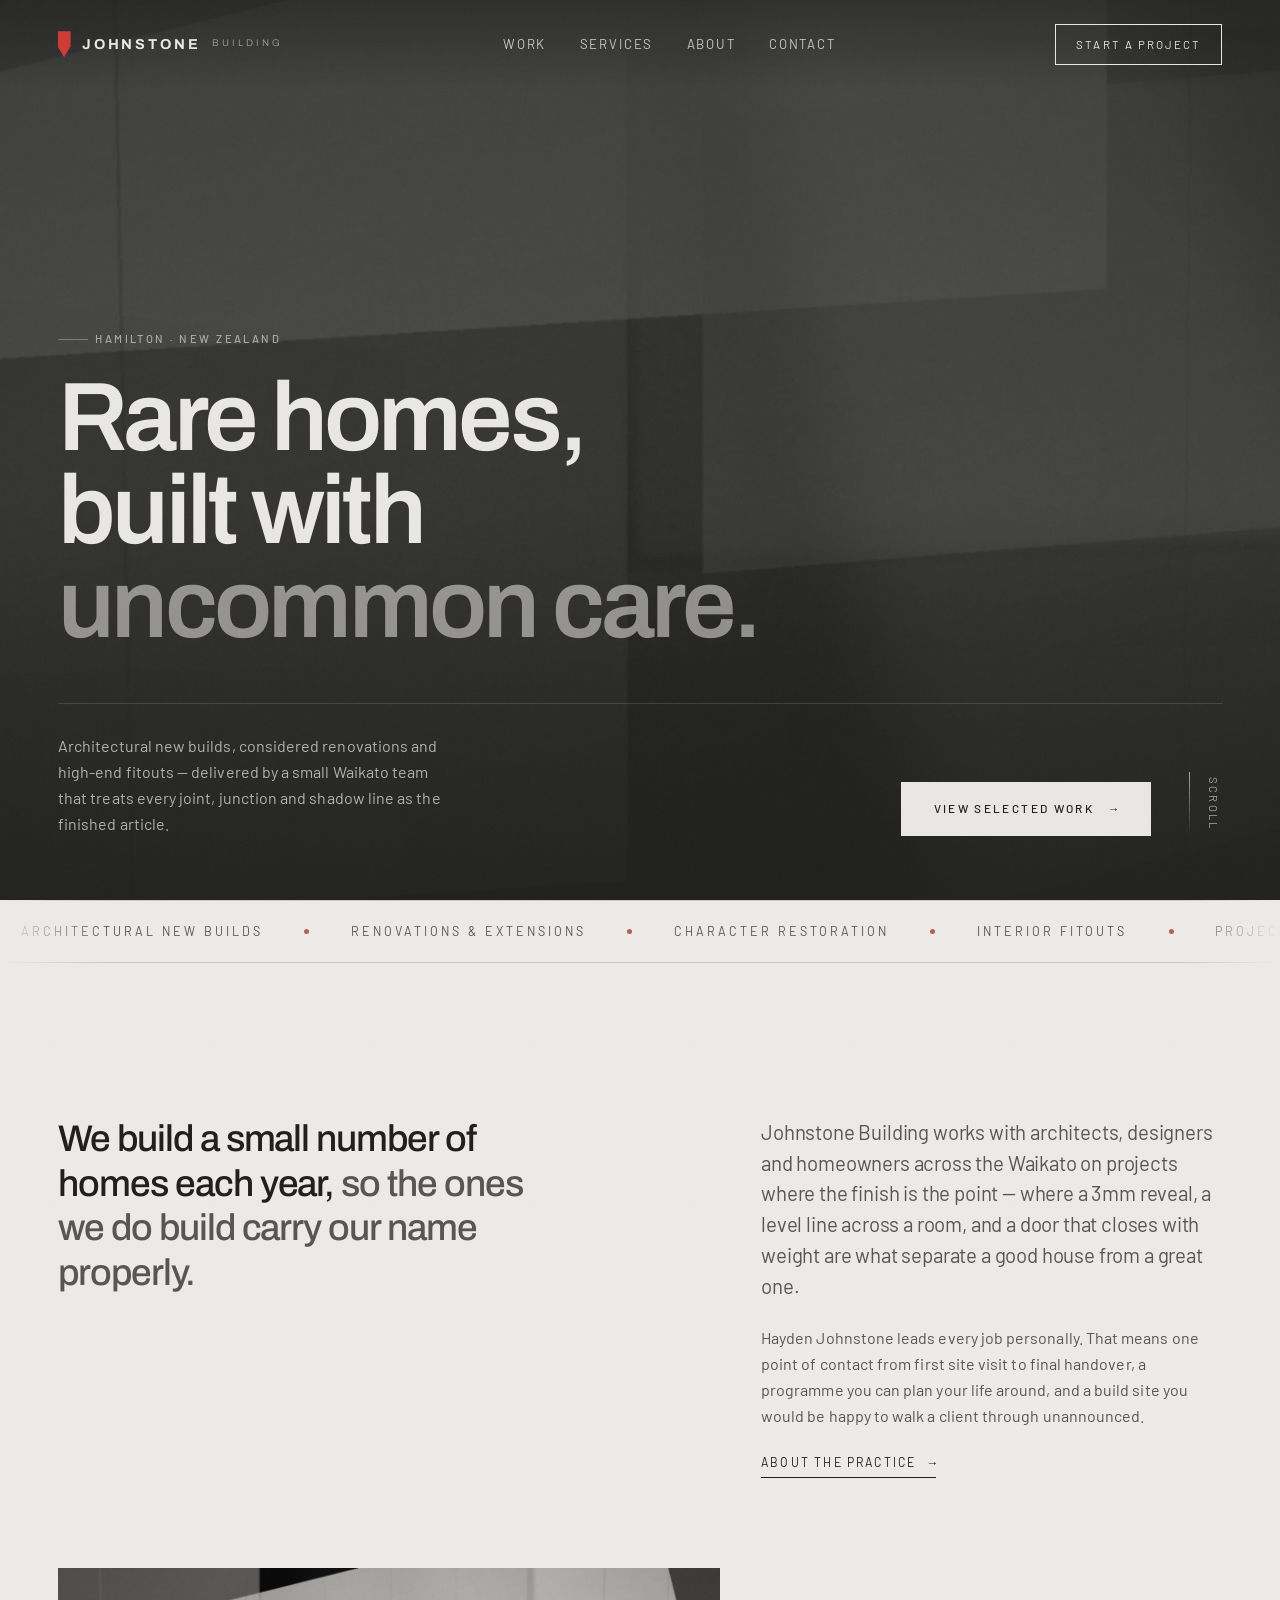
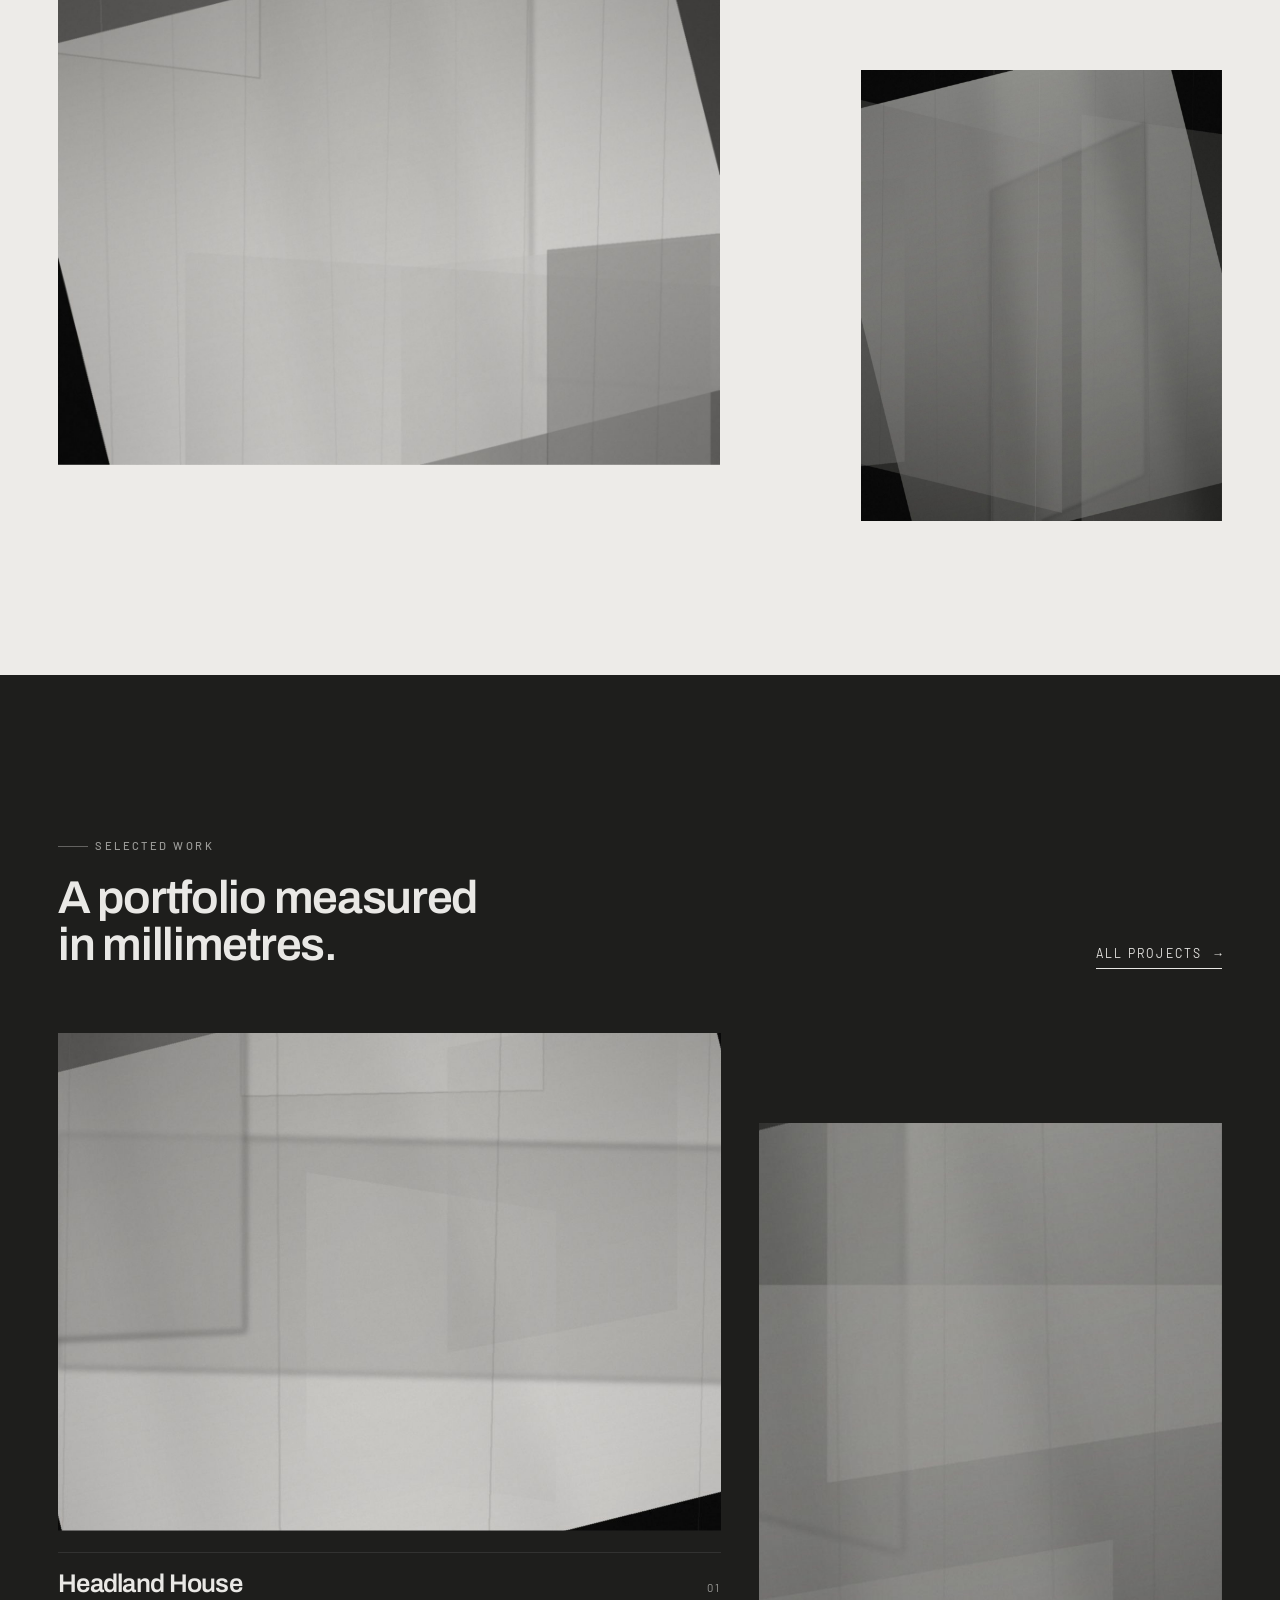
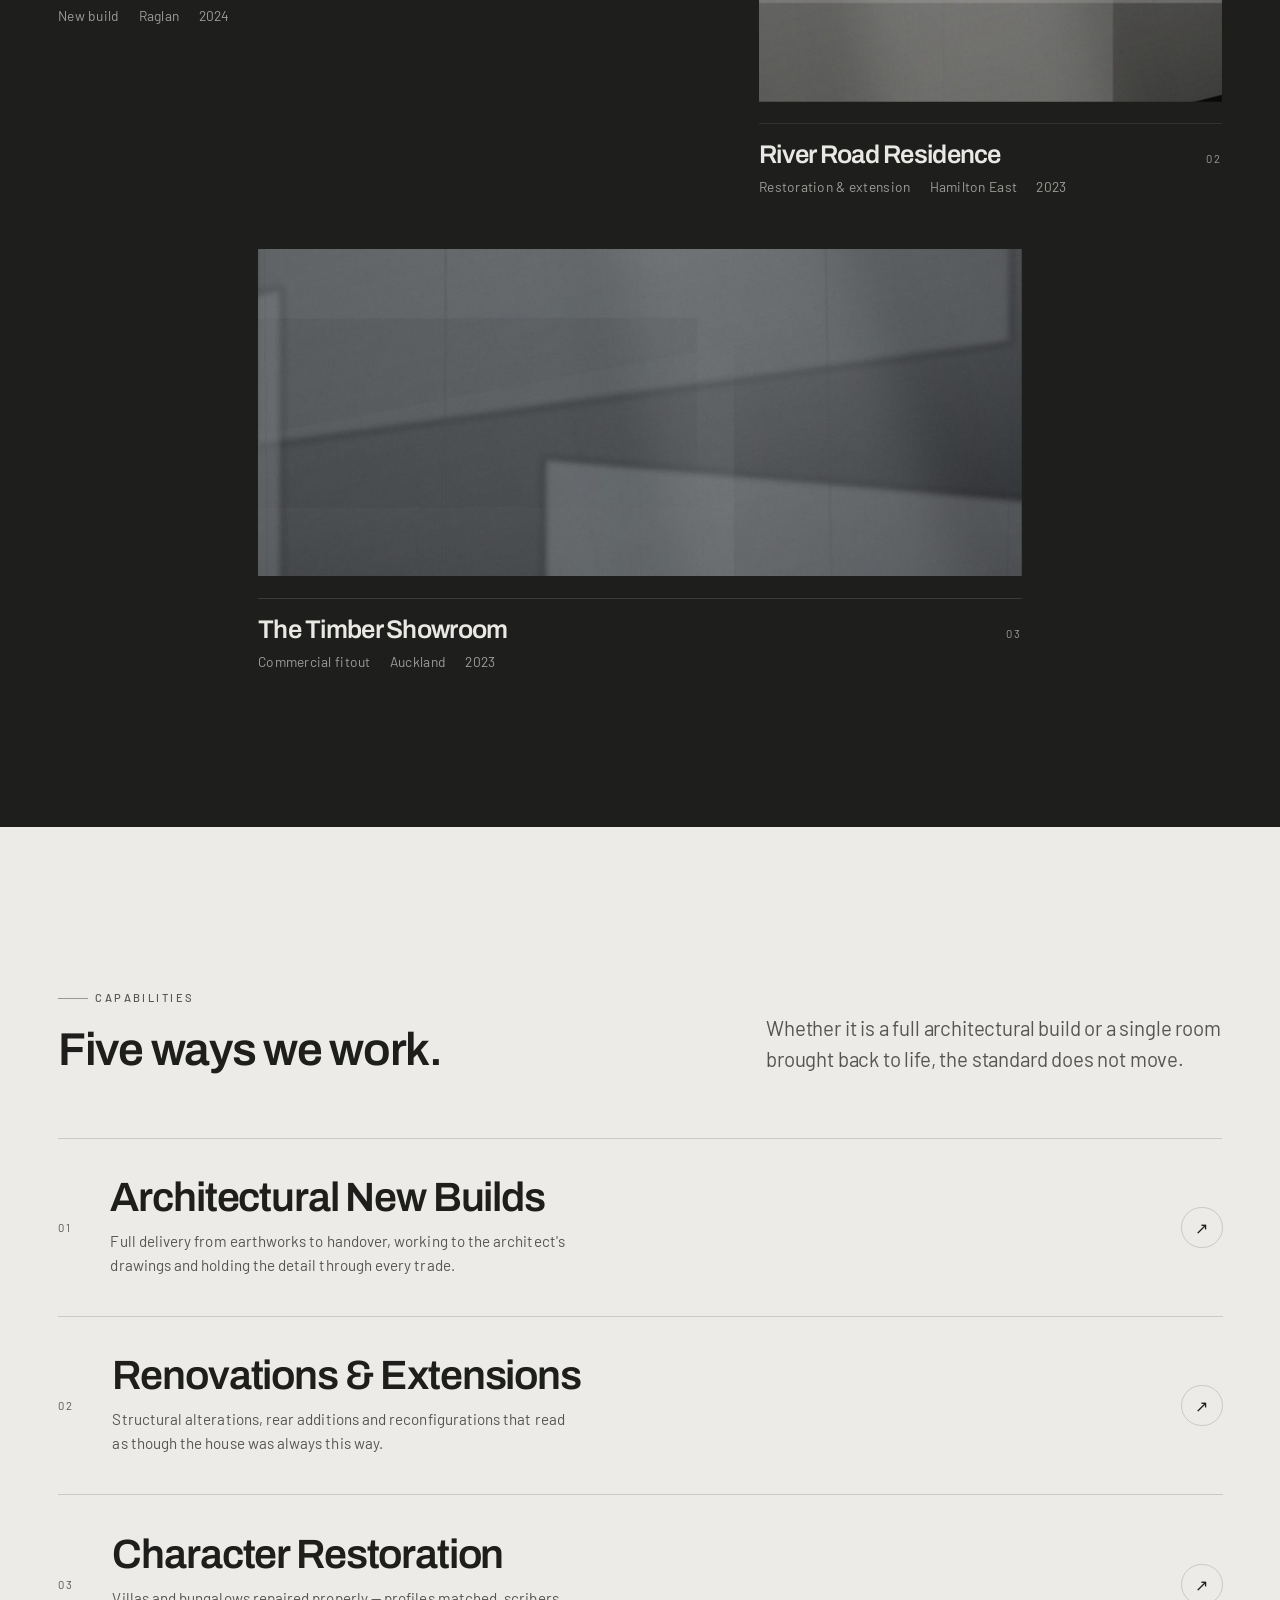
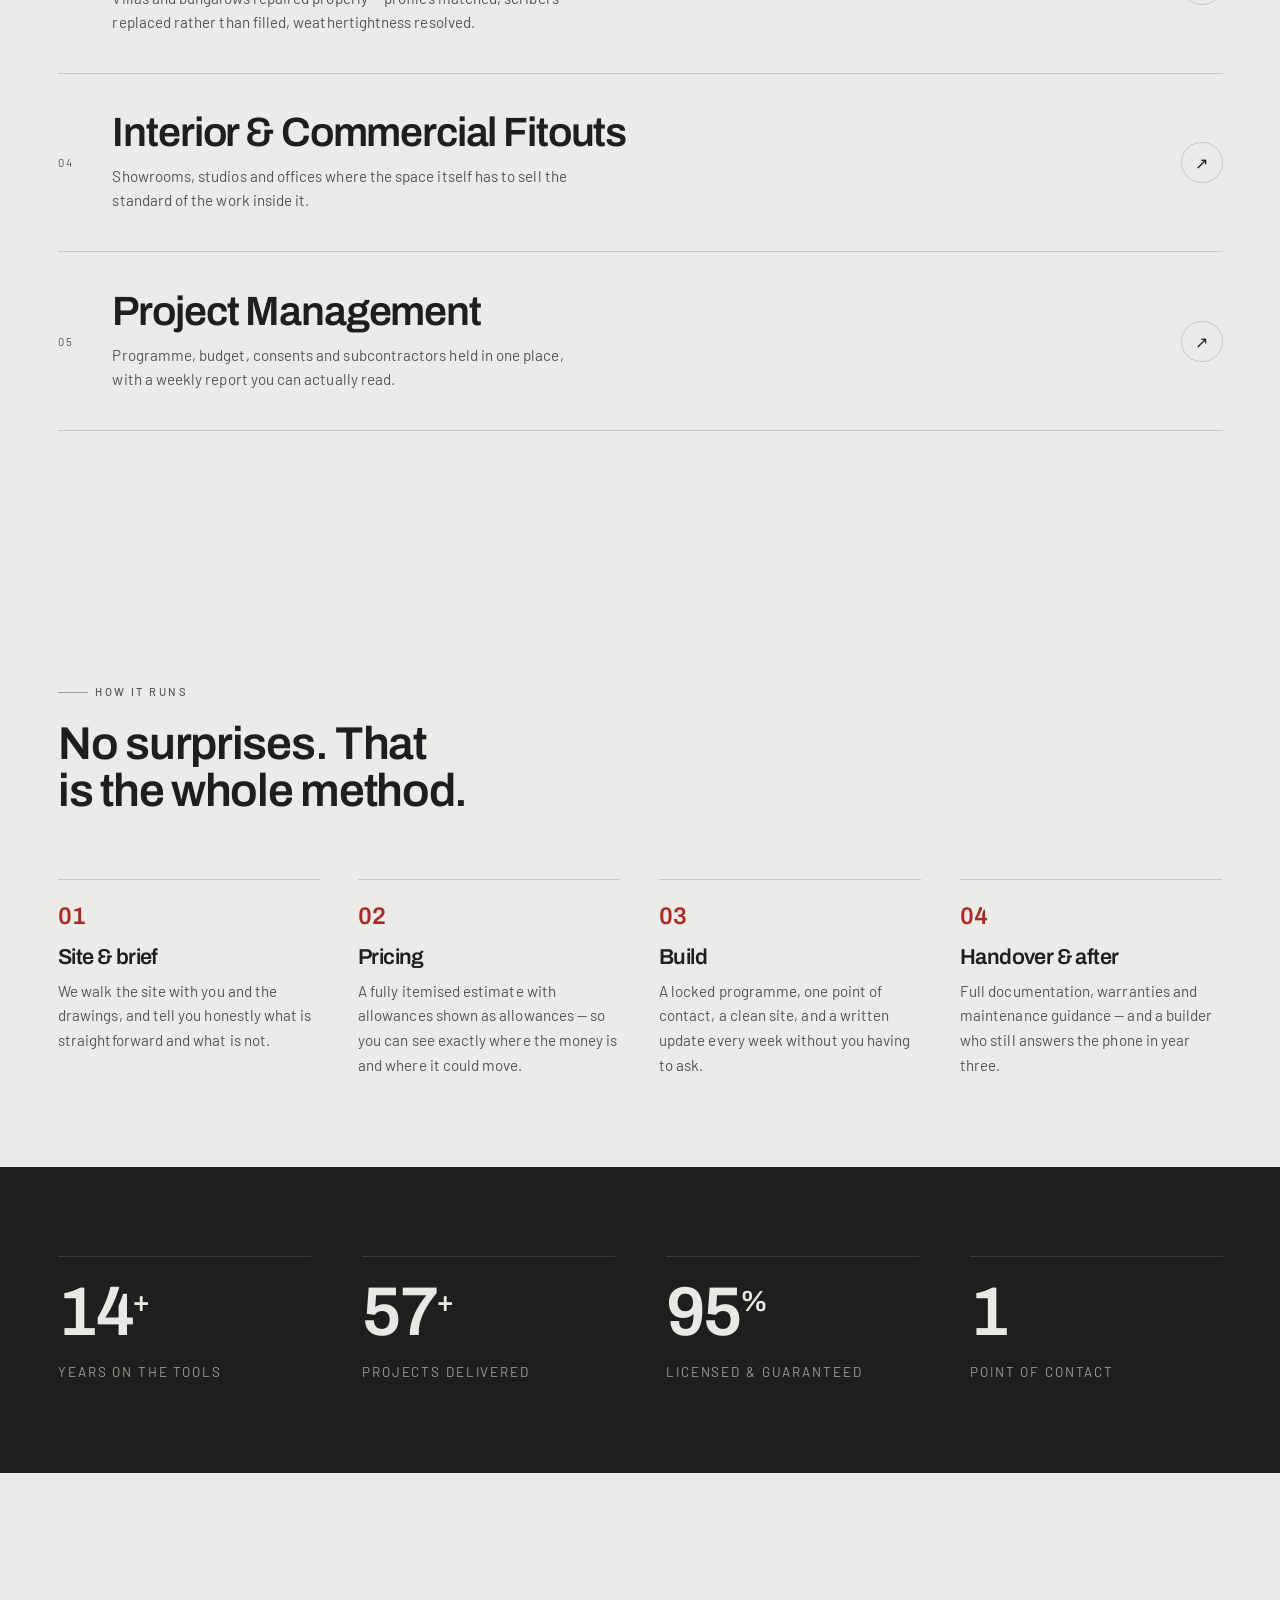
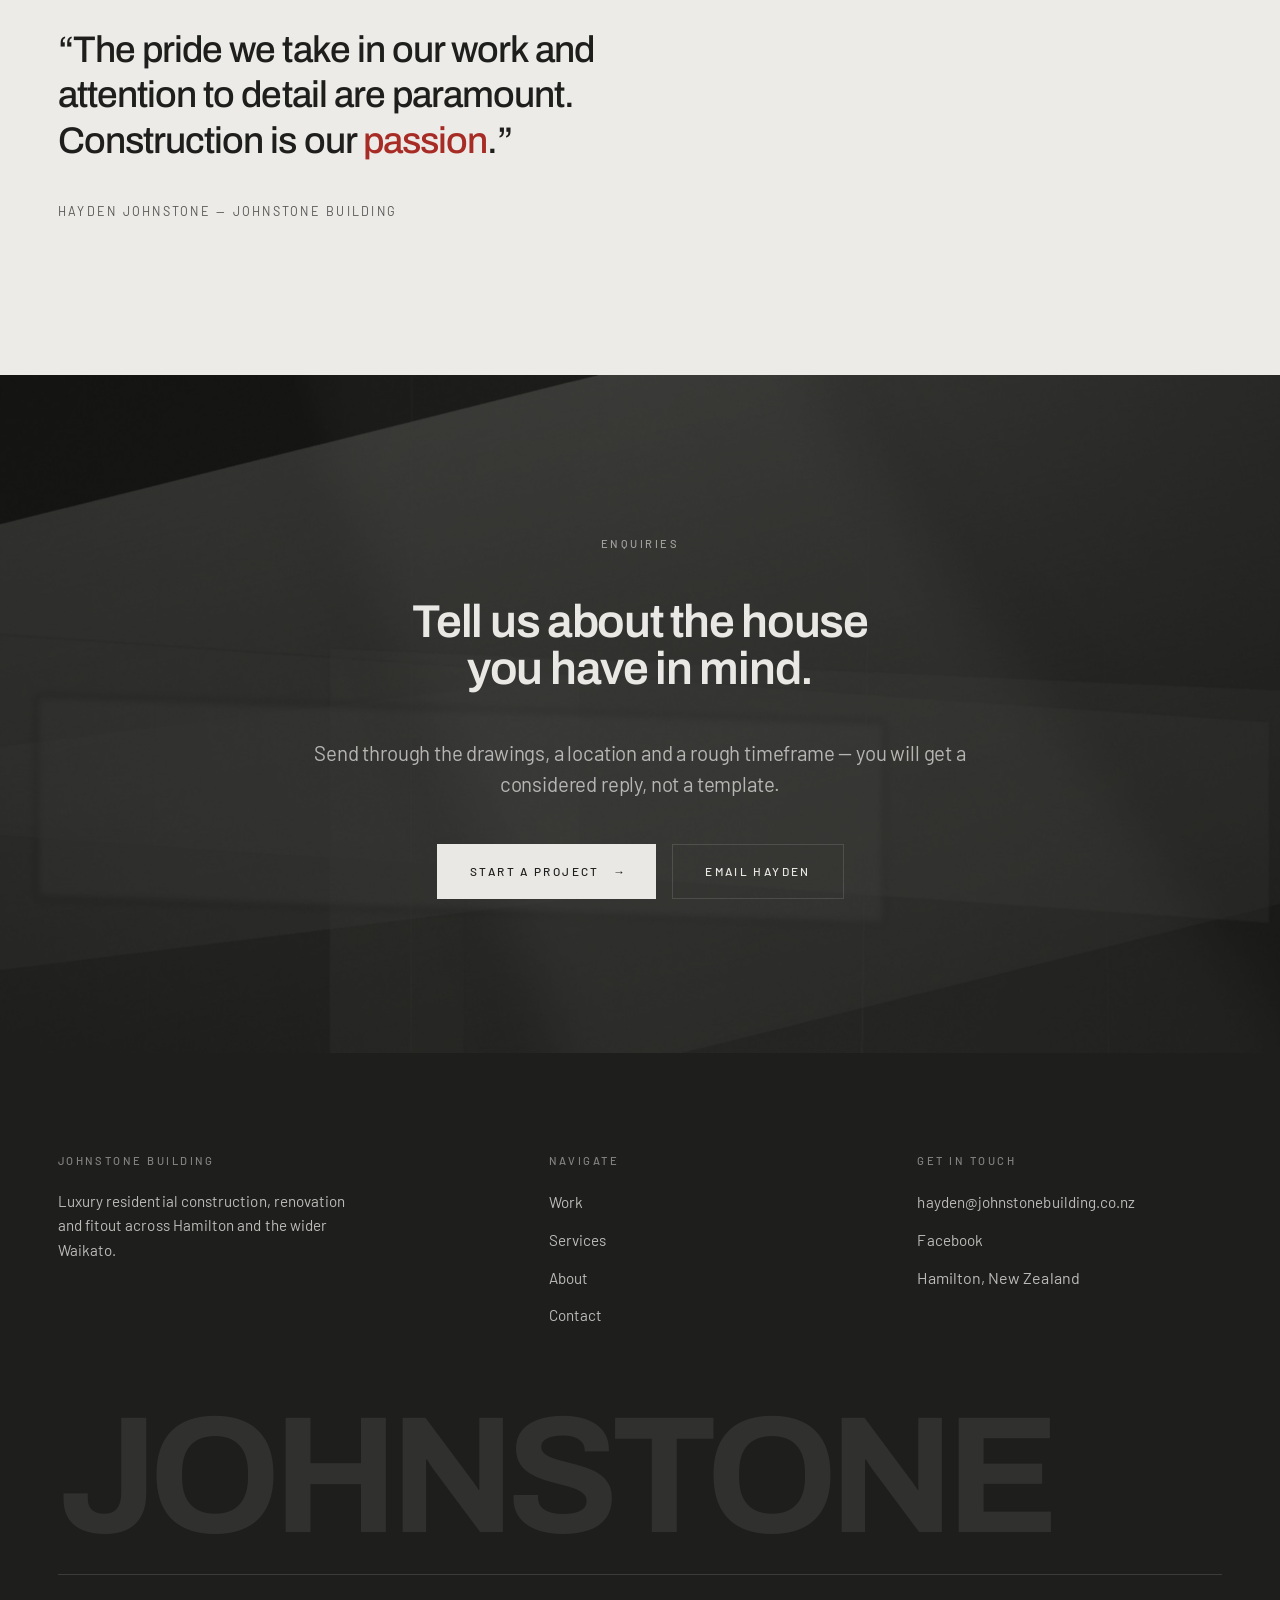
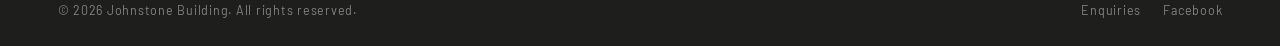
<file: index.html>
<!doctype html>
<html lang="en-NZ" class="no-js">
<head>
<meta charset="utf-8">
<meta name="viewport" content="width=device-width, initial-scale=1">
<title>Johnstone Building — Luxury Home Builders, Hamilton</title>
<meta name="description" content="Johnstone Building is a Hamilton construction company delivering architectural new builds, renovations and high-end fitouts. Pride in the work and attention to detail are paramount.">
<link rel="canonical" href="https://johnstonebuilding.co.nz/">

<meta property="og:type" content="website">
<meta property="og:site_name" content="Johnstone Building">
<meta property="og:title" content="Johnstone Building — Luxury Home Builders, Hamilton">
<meta property="og:description" content="Architectural new builds, renovations and high-end fitouts across the Waikato. Construction is our passion.">
<meta property="og:url" content="https://johnstonebuilding.co.nz/">
<meta property="og:image" content="https://johnstonebuilding.co.nz/assets/img/hero-poster.jpg">
<meta name="twitter:card" content="summary_large_image">
<meta name="theme-color" content="#1E1E1C">

<link rel="icon" href="assets/favicon.svg" type="image/svg+xml">
<link rel="apple-touch-icon" href="assets/favicon.svg">
<link rel="manifest" href="site.webmanifest">

<link rel="preconnect" href="https://fonts.googleapis.com">
<link rel="preconnect" href="https://fonts.gstatic.com" crossorigin>
<link rel="stylesheet" href="https://fonts.googleapis.com/css2?family=Archivo:wght@400;500;600;700&family=Barlow:wght@300;400;500&display=swap">
<link rel="stylesheet" href="assets/css/site.css">
<link rel="preload" as="image" href="assets/img/hero.jpg">

<script type="application/ld+json">
{
  "@context": "https://schema.org",
  "@type": "GeneralContractor",
  "name": "Johnstone Building",
  "url": "https://johnstonebuilding.co.nz/",
  "email": "hayden@johnstonebuilding.co.nz",
  "image": "https://johnstonebuilding.co.nz/assets/img/hero-poster.jpg",
  "description": "Hamilton construction company delivering architectural new builds, renovations and high-end fitouts.",
  "areaServed": { "@type": "City", "name": "Hamilton" },
  "address": { "@type": "PostalAddress", "addressRegion": "Waikato", "addressLocality": "Hamilton", "addressCountry": "NZ" },
  "sameAs": ["https://www.facebook.com/JohnstoneBuilding/"]
}
</script>
</head>
<body>

<div class="preloader" aria-hidden="true">
  <div class="preloader-mark"><span>Johnstone</span><span>Building</span></div>
</div>

<a class="skip-link" href="#main">Skip to content</a>

<!-- ============================ HEADER ============================ -->
<header class="site-header">
  <div class="header-inner">
    <a class="brand" href="index.html" aria-label="Johnstone Building — home"><span class="brand-mark" aria-hidden="true"></span><span class="brand-name">Johnstone</span><span class="brand-sub">Building</span></a>
    <nav class="nav" aria-label="Primary">
      <a href="work.html">Work</a>
      <a href="services.html">Services</a>
      <a href="about.html">About</a>
      <a href="contact.html">Contact</a>
    </nav>
    <a class="header-cta" href="contact.html">Start a project</a>
    <button class="menu-btn" type="button" aria-expanded="false" aria-controls="menu">
      <span class="menu-btn-label">Menu</span><i aria-hidden="true"></i>
    </button>
  </div>
</header>

<div class="menu" id="menu" aria-hidden="true">
  <nav aria-label="Mobile">
    <ul class="menu-list">
      <li><a href="index.html">Home</a></li>
      <li><a href="work.html">Work</a></li>
      <li><a href="services.html">Services</a></li>
      <li><a href="about.html">About</a></li>
      <li><a href="contact.html">Contact</a></li>
    </ul>
  </nav>
  <div class="menu-foot">
    <a href="mailto:hayden@johnstonebuilding.co.nz">hayden@johnstonebuilding.co.nz</a>
    <a href="https://www.facebook.com/JohnstoneBuilding/" target="_blank" rel="noopener">Facebook</a>
    <span>Hamilton, New Zealand</span>
  </div>
</div>

<main id="main">

<!-- ============================ HERO ============================ -->
<section class="hero dark">
  <div class="hero-bg" data-parallax="0.16">
    <img src="assets/img/hero.jpg" alt="Light raking across the plastered walls and timber soffits of a completed Johnstone Building home" fetchpriority="high" width="2400" height="1000">
  </div>

  <div class="wrap">
    <p class="label" data-reveal="fade">Hamilton · New Zealand</p>
    <h1 class="hero-title" data-reveal="fade" data-split>Rare homes,<br>built with<br><span class="thin">uncommon care.</span></h1>

    <div class="hero-foot" data-reveal="fade" style="--delay:.35s">
      <p>Architectural new builds, considered renovations and high-end fitouts — delivered by a small Waikato team that treats every joint, junction and shadow line as the finished article.</p>
      <a class="btn" href="work.html">View selected work <span class="arrow" aria-hidden="true">→</span></a>
    </div>
  </div>

  <div class="scroll-cue" aria-hidden="true">Scroll</div>
</section>

<!-- ============================ TICKER ============================ -->
<div class="marquee" aria-hidden="true">
  <div class="marquee-track">
    <span>Architectural New Builds</span>
    <span>Renovations &amp; Extensions</span>
    <span>Character Restoration</span>
    <span>Interior Fitouts</span>
    <span>Project Management</span>
    <span>Bespoke Joinery Coordination</span>
  </div>
</div>

<!-- ============================ STATEMENT ============================ -->
<section class="section">
  <div class="wrap grid">
    <div class="col-6 statement" data-reveal>
      <p>We build a small number of homes each year, <span class="dim">so the ones we do build carry our name properly.</span></p>
    </div>

    <div class="col-5 start-8 stack" data-reveal style="--delay:.12s">
      <p class="lead">Johnstone Building works with architects, designers and homeowners across the Waikato on projects where the finish is the point — where a 3mm reveal, a level line across a room, and a door that closes with weight are what separate a good house from a great one.</p>
      <p class="muted">Hayden Johnstone leads every job personally. That means one point of contact from first site visit to final handover, a programme you can plan your life around, and a build site you would be happy to walk a client through unannounced.</p>
      <a class="link-underline" href="about.html">About the practice <span class="arrow" aria-hidden="true">→</span></a>
    </div>
  </div>

  <div class="wrap grid" style="margin-top:clamp(3rem,7vw,7rem)">
    <figure class="col-7 media media--zoom ratio-43" data-reveal="mask">
      <img src="assets/img/intro-wide.jpg" alt="Interior of a completed build, showing plastered walls, oak flooring and a concealed shadow-line detail" loading="lazy" width="1400" height="1050">
    </figure>
    <figure class="col-4 start-9 media media--zoom ratio-45 offset-media" data-reveal="mask" style="--delay:.15s">
      <img src="assets/img/intro-detail.jpg" alt="Close detail of hand-finished timber joinery meeting a plastered wall" loading="lazy" width="1200" height="1500">
    </figure>
  </div>
</section>

<!-- ============================ SELECTED WORK ============================ -->
<section class="section dark" id="work">
  <div class="wrap">
    <div class="section-head">
      <div data-reveal>
        <p class="label">Selected work</p>
        <h2 class="h2">A portfolio measured in millimetres.</h2>
      </div>
      <a class="link-underline" href="work.html" data-reveal>All projects <span class="arrow" aria-hidden="true">→</span></a>
    </div>

    <!-- PLACEHOLDER CONTENT: project names, locations, years and copy are illustrative.
         Replace with real Johnstone Building projects — see CONTENT-TODO.md. -->
    <div class="work-grid work-grid--feature">

      <a class="work-card" href="project-headland.html" data-reveal="mask">
        <div class="media media--zoom ratio-43">
          <img src="assets/img/work-01.jpg" alt="Headland House — cedar-clad elevation stepping down a coastal site" loading="lazy" width="1400" height="1050">
        </div>
        <div class="work-meta"><h3>Headland House</h3><span class="idx">01</span></div>
        <p class="work-sub"><span>New build</span><span>Raglan</span><span>2024</span></p>
      </a>

      <a class="work-card" href="project-river.html" data-reveal="mask">
        <div class="media media--zoom ratio-45">
          <img src="assets/img/work-02.jpg" alt="River Road Residence — restored villa interior with new rear pavilion" loading="lazy" width="1400" height="1050">
        </div>
        <div class="work-meta"><h3>River Road Residence</h3><span class="idx">02</span></div>
        <p class="work-sub"><span>Restoration &amp; extension</span><span>Hamilton East</span><span>2023</span></p>
      </a>

      <a class="work-card" href="project-showroom.html" data-reveal="mask">
        <div class="media media--zoom ratio-21">
          <img src="assets/img/work-03.jpg" alt="Timber merchant showroom fitout — the client's own products used as the finish" loading="lazy" width="1400" height="1050">
        </div>
        <div class="work-meta"><h3>The Timber Showroom</h3><span class="idx">03</span></div>
        <p class="work-sub"><span>Commercial fitout</span><span>Auckland</span><span>2023</span></p>
      </a>

    </div>
  </div>
</section>

<!-- ============================ CAPABILITIES ============================ -->
<section class="section" id="capabilities">
  <div class="wrap">
    <div class="section-head">
      <div data-reveal>
        <p class="label">Capabilities</p>
        <h2 class="h2">Five ways we work.</h2>
      </div>
      <p class="lead col-4" style="max-width:38ch" data-reveal>Whether it is a full architectural build or a single room brought back to life, the standard does not move.</p>
    </div>

    <div class="cap-list">
      <a class="cap-row" href="services.html#new-builds" data-preview="assets/img/service-newbuild.jpg" data-reveal>
        <span class="n">01</span>
        <div>
          <h3>Architectural New Builds</h3>
          <p class="cap-desc">Full delivery from earthworks to handover, working to the architect's drawings and holding the detail through every trade.</p>
        </div>
        <span class="arrow-cell" aria-hidden="true">↗</span>
      </a>

      <a class="cap-row" href="services.html#renovations" data-preview="assets/img/service-renovation.jpg" data-reveal>
        <span class="n">02</span>
        <div>
          <h3>Renovations &amp; Extensions</h3>
          <p class="cap-desc">Structural alterations, rear additions and reconfigurations that read as though the house was always this way.</p>
        </div>
        <span class="arrow-cell" aria-hidden="true">↗</span>
      </a>

      <a class="cap-row" href="services.html#restoration" data-preview="assets/img/service-architectural.jpg" data-reveal>
        <span class="n">03</span>
        <div>
          <h3>Character Restoration</h3>
          <p class="cap-desc">Villas and bungalows repaired properly — profiles matched, scribers replaced rather than filled, weathertightness resolved.</p>
        </div>
        <span class="arrow-cell" aria-hidden="true">↗</span>
      </a>

      <a class="cap-row" href="services.html#fitouts" data-preview="assets/img/service-commercial.jpg" data-reveal>
        <span class="n">04</span>
        <div>
          <h3>Interior &amp; Commercial Fitouts</h3>
          <p class="cap-desc">Showrooms, studios and offices where the space itself has to sell the standard of the work inside it.</p>
        </div>
        <span class="arrow-cell" aria-hidden="true">↗</span>
      </a>

      <a class="cap-row" href="services.html#management" data-preview="assets/img/service-management.jpg" data-reveal>
        <span class="n">05</span>
        <div>
          <h3>Project Management</h3>
          <p class="cap-desc">Programme, budget, consents and subcontractors held in one place, with a weekly report you can actually read.</p>
        </div>
        <span class="arrow-cell" aria-hidden="true">↗</span>
      </a>
    </div>
  </div>
</section>

<!-- ============================ PROCESS ============================ -->
<section class="section section--tight">
  <div class="wrap">
    <div class="section-head">
      <div data-reveal>
        <p class="label">How it runs</p>
        <h2 class="h2">No surprises. That is the whole method.</h2>
      </div>
    </div>

    <div class="process">
      <div class="process-step" data-reveal>
        <span class="n">01</span>
        <h3>Site &amp; brief</h3>
        <p>We walk the site with you and the drawings, and tell you honestly what is straightforward and what is not.</p>
      </div>
      <div class="process-step" data-reveal>
        <span class="n">02</span>
        <h3>Pricing</h3>
        <p>A fully itemised estimate with allowances shown as allowances — so you can see exactly where the money is and where it could move.</p>
      </div>
      <div class="process-step" data-reveal>
        <span class="n">03</span>
        <h3>Build</h3>
        <p>A locked programme, one point of contact, a clean site, and a written update every week without you having to ask.</p>
      </div>
      <div class="process-step" data-reveal>
        <span class="n">04</span>
        <h3>Handover &amp; after</h3>
        <p>Full documentation, warranties and maintenance guidance — and a builder who still answers the phone in year three.</p>
      </div>
    </div>
  </div>
</section>

<!-- ============================ STATS ============================ -->
<!-- PLACEHOLDER FIGURES — confirm the real numbers before publishing. -->
<section class="section section--tight dark">
  <div class="wrap">
    <div class="stats">
      <div class="stat" data-reveal>
        <span class="num"><span data-count="15">0</span><small>+</small></span>
        <p>Years on the tools</p>
      </div>
      <div class="stat" data-reveal>
        <span class="num"><span data-count="60">0</span><small>+</small></span>
        <p>Projects delivered</p>
      </div>
      <div class="stat" data-reveal>
        <span class="num"><span data-count="100">0</span><small>%</small></span>
        <p>Licensed &amp; guaranteed</p>
      </div>
      <div class="stat" data-reveal>
        <span class="num"><span data-count="1">0</span></span>
        <p>Point of contact</p>
      </div>
    </div>
  </div>
</section>

<!-- ============================ QUOTE ============================ -->
<section class="section">
  <div class="wrap grid">
    <figure class="col-8 start-3 quote" data-reveal>
      <blockquote>“The pride we take in our work and attention to detail are paramount. Construction is our <em>passion</em>.”</blockquote>
      <figcaption>Hayden Johnstone — Johnstone Building</figcaption>
    </figure>
  </div>
</section>

<!-- ============================ CTA ============================ -->
<section class="cta dark">
  <div class="cta-bg" aria-hidden="true">
    <img src="assets/img/cta-wide.jpg" alt="" loading="lazy" width="2400" height="1000">
  </div>
  <div class="wrap stack-lg">
    <p class="label no-rule" style="justify-content:center;color:rgba(233,232,229,.6)" data-reveal="fade">Enquiries</p>
    <h2 class="h2" data-reveal="fade">Tell us about the house you have in mind.</h2>
    <p class="lead" data-reveal="fade">Send through the drawings, a location and a rough timeframe — you will get a considered reply, not a template.</p>
    <div class="cta-actions" data-reveal="fade">
      <a class="btn" href="contact.html">Start a project <span class="arrow" aria-hidden="true">→</span></a>
      <a class="btn btn--ghost" href="mailto:hayden@johnstonebuilding.co.nz">Email Hayden</a>
    </div>
  </div>
</section>

</main>

<!-- ============================ FOOTER ============================ -->
<footer class="site-footer">
  <div class="wrap">
    <div class="footer-top">
      <div class="footer-col">
        <h4>Johnstone Building</h4>
        <p style="max-width:34ch">Luxury residential construction, renovation and fitout across Hamilton and the wider Waikato.</p>
      </div>
      <div class="footer-col">
        <h4>Navigate</h4>
        <ul>
          <li><a href="work.html">Work</a></li>
          <li><a href="services.html">Services</a></li>
          <li><a href="about.html">About</a></li>
          <li><a href="contact.html">Contact</a></li>
        </ul>
      </div>
      <div class="footer-col">
        <h4>Get in touch</h4>
        <ul>
          <li><a href="mailto:hayden@johnstonebuilding.co.nz">hayden@johnstonebuilding.co.nz</a></li>
          <!-- TODO: confirm phone number, then un-comment.
          <li><a href="tel:+6421000000">+64 21 000 000</a></li> -->
          <li><a href="https://www.facebook.com/JohnstoneBuilding/" target="_blank" rel="noopener">Facebook</a></li>
          <li><span style="color:rgba(233,232,229,.78)">Hamilton, New Zealand</span></li>
        </ul>
      </div>
    </div>

    <div class="footer-wordmark" aria-hidden="true">Johnstone</div>

    <div class="footer-bottom">
      <span>© <span data-year>2026</span> Johnstone Building. All rights reserved.</span>
      <ul>
        <li><a href="contact.html">Enquiries</a></li>
        <li><a href="https://www.facebook.com/JohnstoneBuilding/" target="_blank" rel="noopener">Facebook</a></li>
      </ul>
    </div>
  </div>
</footer>

<script src="assets/js/site.js" defer></script>
</body>
</html>
</file>
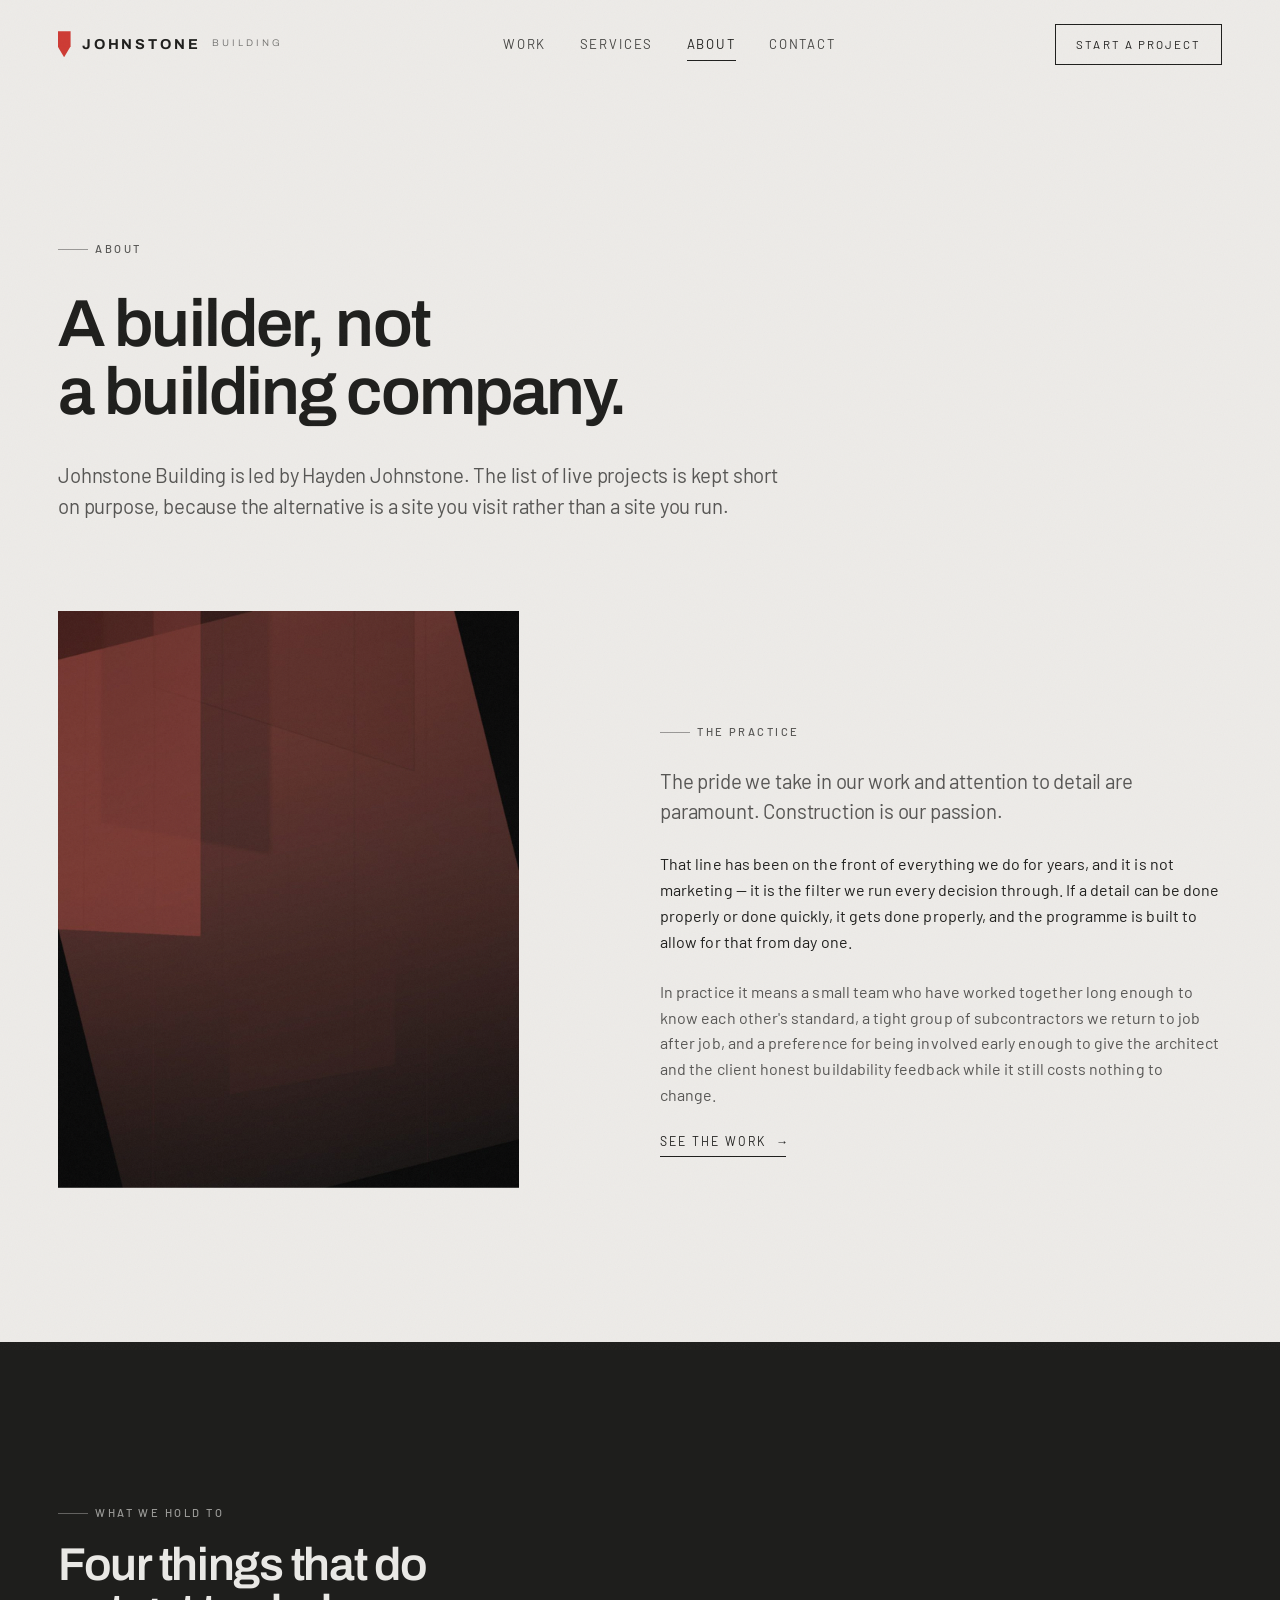
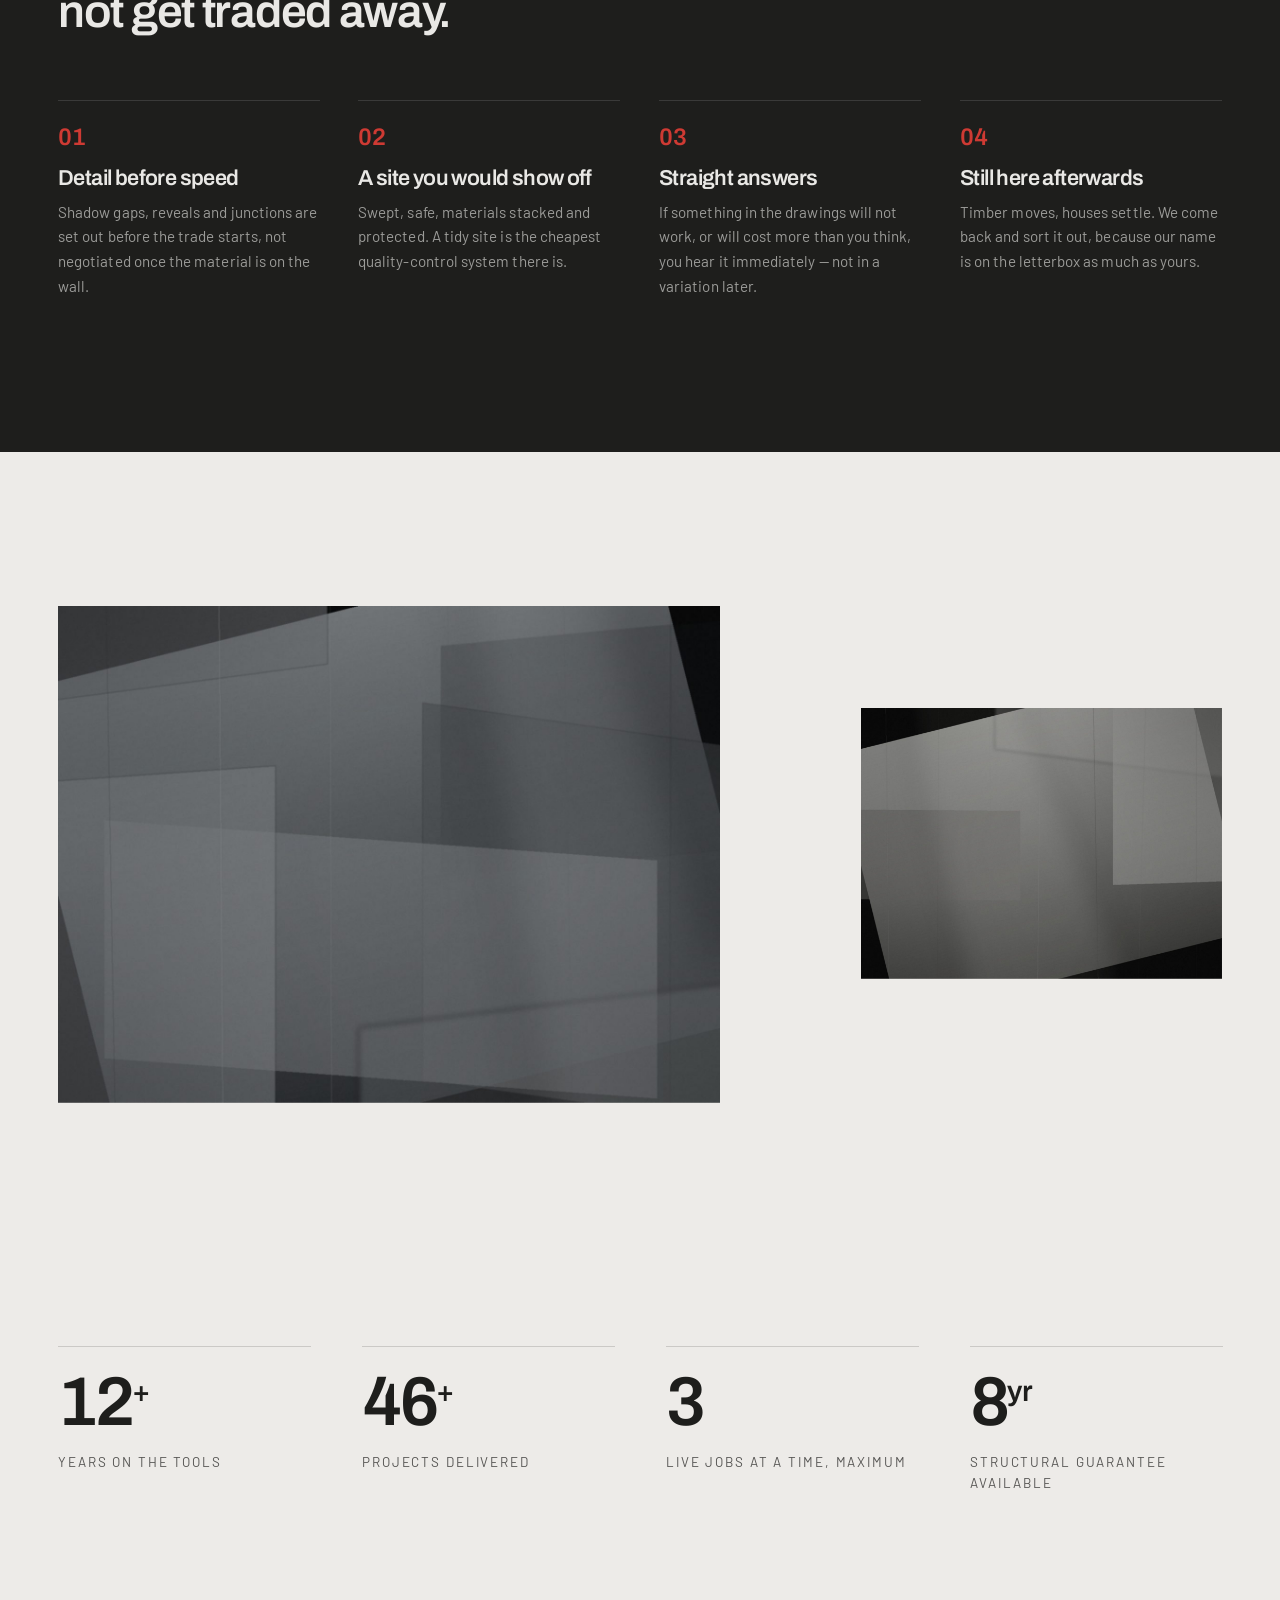
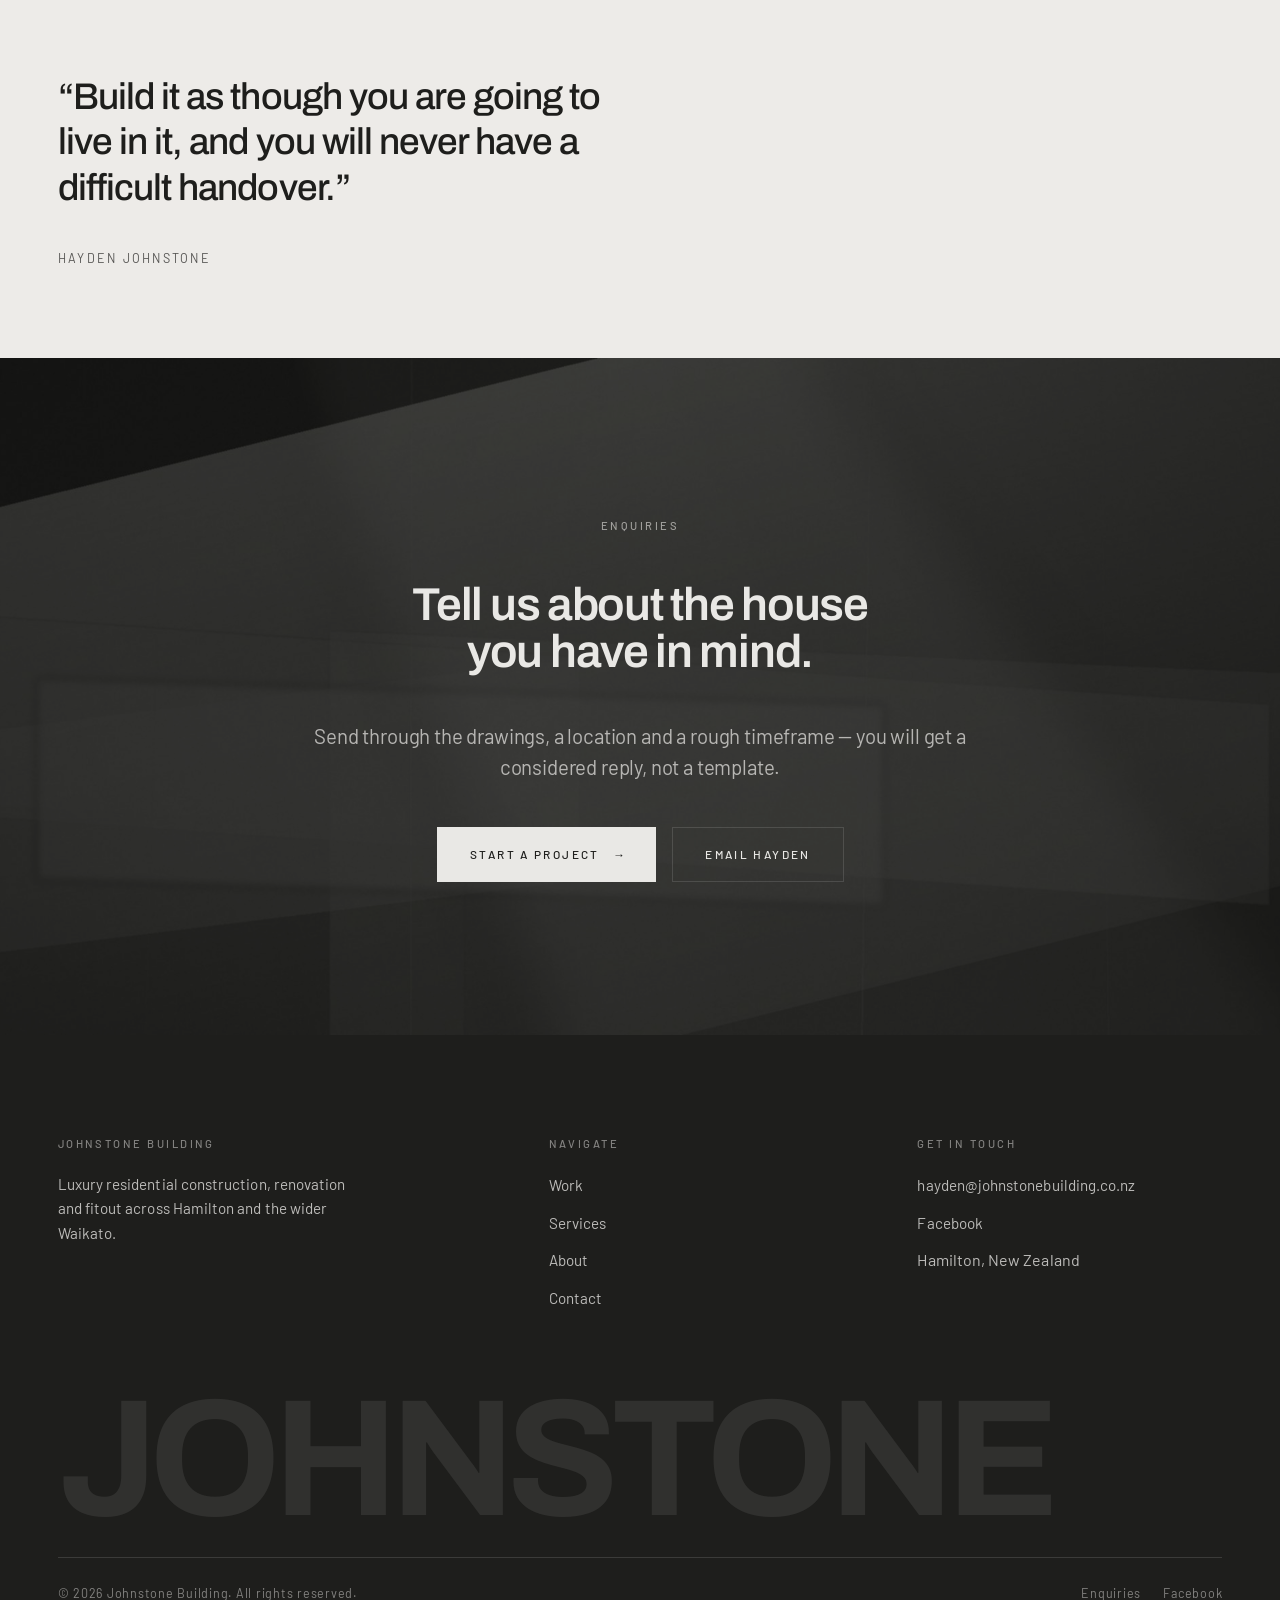
<file: about.html>
<!doctype html>
<html lang="en-NZ" class="no-js">
<head>
<meta charset="utf-8">
<meta name="viewport" content="width=device-width, initial-scale=1">
<title>About — Johnstone Building</title>
<meta name="description" content="Johnstone Building is led by Hayden Johnstone. A small Waikato team, a deliberately short project list, and a standard of finish that does not move.">
<link rel="canonical" href="https://johnstonebuilding.co.nz/about.html">

<meta property="og:type" content="website">
<meta property="og:site_name" content="Johnstone Building">
<meta property="og:title" content="About — Johnstone Building">
<meta property="og:description" content="Johnstone Building is led by Hayden Johnstone. A small Waikato team, a deliberately short project list, and a standard of finish that does not move.">
<meta property="og:url" content="https://johnstonebuilding.co.nz/about.html">
<meta property="og:image" content="https://johnstonebuilding.co.nz/assets/img/about-portrait.jpg">
<meta name="twitter:card" content="summary_large_image">
<meta name="theme-color" content="#1E1E1C">

<link rel="icon" href="assets/favicon.svg" type="image/svg+xml">
<link rel="apple-touch-icon" href="assets/favicon.svg">
<link rel="manifest" href="site.webmanifest">

<link rel="preconnect" href="https://fonts.googleapis.com">
<link rel="preconnect" href="https://fonts.gstatic.com" crossorigin>
<link rel="stylesheet" href="https://fonts.googleapis.com/css2?family=Archivo:wght@400;500;600;700&family=Barlow:wght@300;400;500&display=swap">
<link rel="stylesheet" href="assets/css/site.css">
</head>
<body>

<div class="preloader" aria-hidden="true">
  <div class="preloader-mark"><span>Johnstone</span><span>Building</span></div>
</div>

<a class="skip-link" href="#main">Skip to content</a>
<header class="site-header on-light">
  <div class="header-inner">
    <a class="brand" href="index.html" aria-label="Johnstone Building — home"><span class="brand-mark" aria-hidden="true"></span><span class="brand-name">Johnstone</span><span class="brand-sub">Building</span></a>
    <nav class="nav" aria-label="Primary">
      <a href="work.html">Work</a>
      <a href="services.html">Services</a>
      <a href="about.html">About</a>
      <a href="contact.html">Contact</a>
    </nav>
    <a class="header-cta" href="contact.html">Start a project</a>
    <button class="menu-btn" type="button" aria-expanded="false" aria-controls="menu">
      <span class="menu-btn-label">Menu</span><i aria-hidden="true"></i>
    </button>
  </div>
</header>

<div class="menu" id="menu" aria-hidden="true">
  <nav aria-label="Mobile">
    <ul class="menu-list">
      <li><a href="index.html">Home</a></li>
      <li><a href="work.html">Work</a></li>
      <li><a href="services.html">Services</a></li>
      <li><a href="about.html">About</a></li>
      <li><a href="contact.html">Contact</a></li>
    </ul>
  </nav>
  <div class="menu-foot">
    <a href="mailto:hayden@johnstonebuilding.co.nz">hayden@johnstonebuilding.co.nz</a>
    <a href="https://www.facebook.com/JohnstoneBuilding/" target="_blank" rel="noopener">Facebook</a>
    <span>Hamilton, New Zealand</span>
  </div>
</div>
<main id="main">

<section class="page-hero">
  <div class="wrap">
    <p class="label eyebrow" data-reveal="fade">About</p>
    <h1 class="h1" data-reveal="fade" data-split>A builder, not<br>a building company.</h1>
    <p class="lead" data-reveal="fade" style="--delay:.3s">Johnstone Building is led by Hayden Johnstone. The list of live projects is kept short on purpose, because the alternative is a site you visit rather than a site you run.</p>
  </div>
</section>

<section class="section section--flush-top">
  <div class="wrap grid">
    <figure class="col-5 media media--zoom ratio-45" data-reveal="mask">
      <img src="assets/img/about-portrait.jpg" alt="Hayden Johnstone on site" loading="lazy" width="1200" height="1500">
      <!-- TODO: replace with a real portrait of Hayden. -->
    </figure>
    <div class="col-6 start-7 stack offset-media" data-reveal>
      <p class="label">The practice</p>
      <p class="lead">The pride we take in our work and attention to detail are paramount. Construction is our passion.</p>
      <p>That line has been on the front of everything we do for years, and it is not marketing — it is the filter we run every decision through. If a detail can be done properly or done quickly, it gets done properly, and the programme is built to allow for that from day one.</p>
      <p class="muted">In practice it means a small team who have worked together long enough to know each other's standard, a tight group of subcontractors we return to job after job, and a preference for being involved early enough to give the architect and the client honest buildability feedback while it still costs nothing to change.</p>
      <a class="link-underline" href="work.html">See the work <span class="arrow" aria-hidden="true">&rarr;</span></a>
    </div>
  </div>
</section>

<section class="section dark">
  <div class="wrap">
    <div class="section-head">
      <div data-reveal><p class="label">What we hold to</p><h2 class="h2">Four things that do not get traded away.</h2></div>
    </div>
    <div class="process">
      <div class="process-step" data-reveal>
        <span class="n">01</span><h3>Detail before speed</h3>
        <p>Shadow gaps, reveals and junctions are set out before the trade starts, not negotiated once the material is on the wall.</p>
      </div>
      <div class="process-step" data-reveal>
        <span class="n">02</span><h3>A site you would show off</h3>
        <p>Swept, safe, materials stacked and protected. A tidy site is the cheapest quality-control system there is.</p>
      </div>
      <div class="process-step" data-reveal>
        <span class="n">03</span><h3>Straight answers</h3>
        <p>If something in the drawings will not work, or will cost more than you think, you hear it immediately — not in a variation later.</p>
      </div>
      <div class="process-step" data-reveal>
        <span class="n">04</span><h3>Still here afterwards</h3>
        <p>Timber moves, houses settle. We come back and sort it out, because our name is on the letterbox as much as yours.</p>
      </div>
    </div>
  </div>
</section>

<section class="section">
  <div class="wrap grid">
    <figure class="col-7 media media--zoom ratio-43" data-reveal="mask">
      <img src="assets/img/about-site.jpg" alt="Framing squared and braced on a Waikato build site" loading="lazy" width="1400" height="1050">
    </figure>
    <figure class="col-4 start-9 media media--zoom ratio-43 offset-media" data-reveal="mask">
      <img src="assets/img/about-detail.jpg" alt="A finished internal corner detail, plaster meeting timber" loading="lazy" width="1400" height="1050">
    </figure>
  </div>
</section>

<!-- PLACEHOLDER FIGURES — confirm before publishing. -->
<section class="section section--tight">
  <div class="wrap">
    <div class="stats">
      <div class="stat" data-reveal><span class="num"><span data-count="15">0</span><small>+</small></span><p>Years on the tools</p></div>
      <div class="stat" data-reveal><span class="num"><span data-count="60">0</span><small>+</small></span><p>Projects delivered</p></div>
      <div class="stat" data-reveal><span class="num"><span data-count="4">0</span></span><p>Live jobs at a time, maximum</p></div>
      <div class="stat" data-reveal><span class="num"><span data-count="10">0</span><small>yr</small></span><p>Structural guarantee available</p></div>
    </div>
  </div>
</section>

<section class="section section--tight">
  <div class="wrap grid">
    <figure class="col-8 start-3 quote" data-reveal>
      <blockquote>&ldquo;Build it as though you are going to live in it, and you will never have a difficult handover.&rdquo;</blockquote>
      <figcaption>Hayden Johnstone</figcaption>
    </figure>
  </div>
</section>
<section class="cta dark">
  <div class="cta-bg" aria-hidden="true">
    <img src="assets/img/cta-wide.jpg" alt="" loading="lazy" width="2400" height="1000">
  </div>
  <div class="wrap stack-lg">
    <p class="label no-rule" style="justify-content:center;color:rgba(233,232,229,.6)" data-reveal="fade">Enquiries</p>
    <h2 class="h2" data-reveal="fade">Tell us about the house you have in mind.</h2>
    <p class="lead" data-reveal="fade">Send through the drawings, a location and a rough timeframe — you will get a considered reply, not a template.</p>
    <div class="cta-actions" data-reveal="fade">
      <a class="btn" href="contact.html">Start a project <span class="arrow" aria-hidden="true">&rarr;</span></a>
      <a class="btn btn--ghost" href="mailto:hayden@johnstonebuilding.co.nz">Email Hayden</a>
    </div>
  </div>
</section>
</main>
<footer class="site-footer">
  <div class="wrap">
    <div class="footer-top">
      <div class="footer-col">
        <h4>Johnstone Building</h4>
        <p style="max-width:34ch">Luxury residential construction, renovation and fitout across Hamilton and the wider Waikato.</p>
      </div>
      <div class="footer-col">
        <h4>Navigate</h4>
        <ul>
          <li><a href="work.html">Work</a></li>
          <li><a href="services.html">Services</a></li>
          <li><a href="about.html">About</a></li>
          <li><a href="contact.html">Contact</a></li>
        </ul>
      </div>
      <div class="footer-col">
        <h4>Get in touch</h4>
        <ul>
          <li><a href="mailto:hayden@johnstonebuilding.co.nz">hayden@johnstonebuilding.co.nz</a></li>
          <!-- TODO: confirm phone number, then un-comment.
          <li><a href="tel:+6421000000">+64 21 000 000</a></li> -->
          <li><a href="https://www.facebook.com/JohnstoneBuilding/" target="_blank" rel="noopener">Facebook</a></li>
          <li><span style="color:rgba(233,232,229,.78)">Hamilton, New Zealand</span></li>
        </ul>
      </div>
    </div>

    <div class="footer-wordmark" aria-hidden="true">Johnstone</div>

    <div class="footer-bottom">
      <span>&copy; <span data-year>2026</span> Johnstone Building. All rights reserved.</span>
      <ul>
        <li><a href="contact.html">Enquiries</a></li>
        <li><a href="https://www.facebook.com/JohnstoneBuilding/" target="_blank" rel="noopener">Facebook</a></li>
      </ul>
    </div>
  </div>
</footer>

<script src="assets/js/site.js" defer></script>
</body>
</html>
</file>
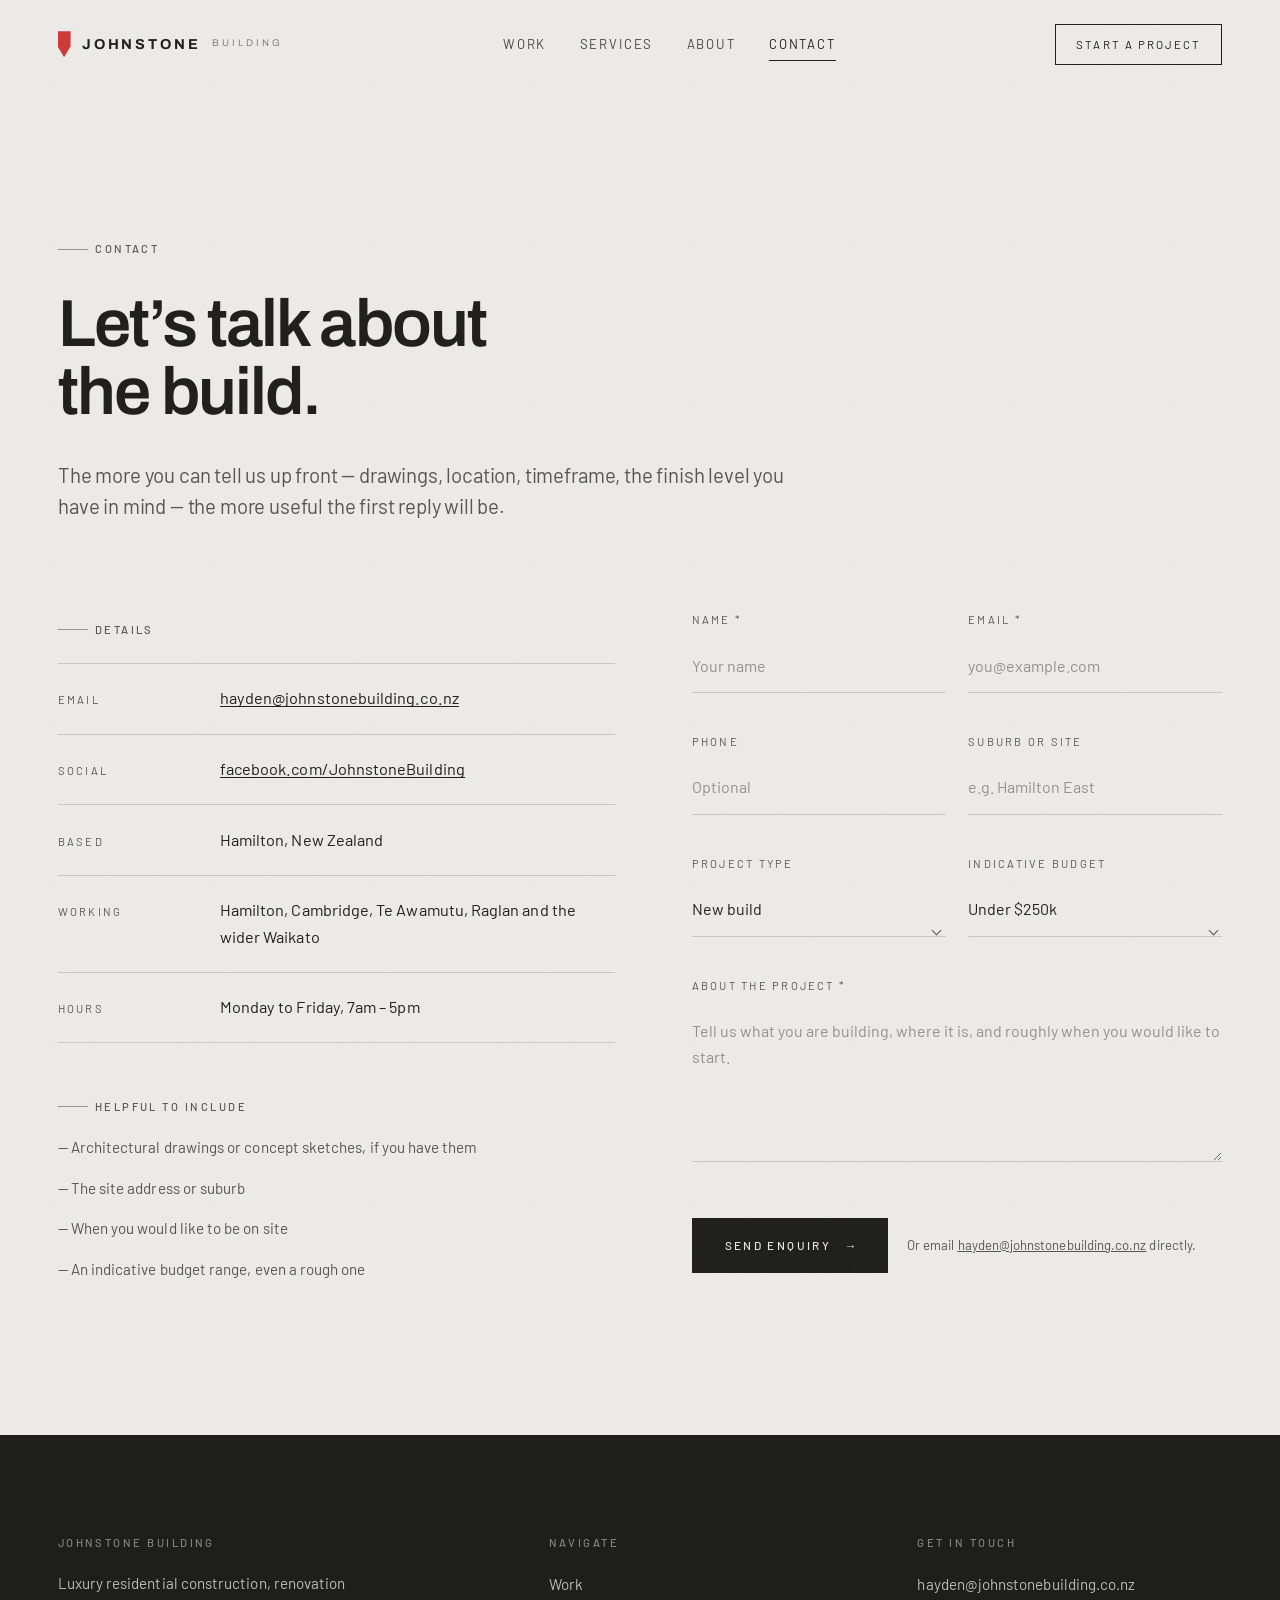
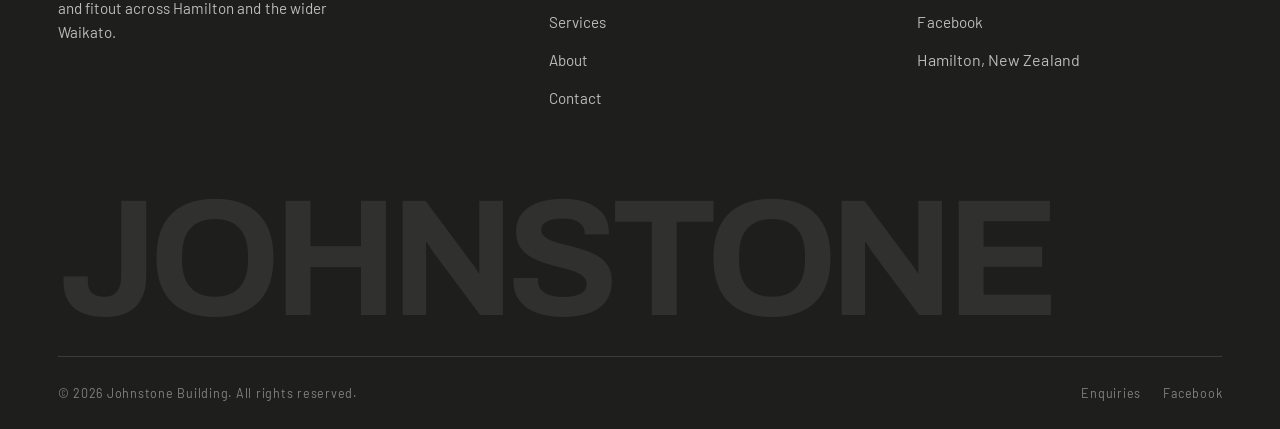
<file: contact.html>
<!doctype html>
<html lang="en-NZ" class="no-js">
<head>
<meta charset="utf-8">
<meta name="viewport" content="width=device-width, initial-scale=1">
<title>Contact — Johnstone Building</title>
<meta name="description" content="Start a project with Johnstone Building. Send drawings, a location and a timeframe to hayden@johnstonebuilding.co.nz.">
<link rel="canonical" href="https://johnstonebuilding.co.nz/contact.html">

<meta property="og:type" content="website">
<meta property="og:site_name" content="Johnstone Building">
<meta property="og:title" content="Contact — Johnstone Building">
<meta property="og:description" content="Start a project with Johnstone Building. Send drawings, a location and a timeframe to hayden@johnstonebuilding.co.nz.">
<meta property="og:url" content="https://johnstonebuilding.co.nz/contact.html">
<meta property="og:image" content="https://johnstonebuilding.co.nz/assets/img/cta-wide.jpg">
<meta name="twitter:card" content="summary_large_image">
<meta name="theme-color" content="#1E1E1C">

<link rel="icon" href="assets/favicon.svg" type="image/svg+xml">
<link rel="apple-touch-icon" href="assets/favicon.svg">
<link rel="manifest" href="site.webmanifest">

<link rel="preconnect" href="https://fonts.googleapis.com">
<link rel="preconnect" href="https://fonts.gstatic.com" crossorigin>
<link rel="stylesheet" href="https://fonts.googleapis.com/css2?family=Archivo:wght@400;500;600;700&family=Barlow:wght@300;400;500&display=swap">
<link rel="stylesheet" href="assets/css/site.css">
</head>
<body>

<div class="preloader" aria-hidden="true">
  <div class="preloader-mark"><span>Johnstone</span><span>Building</span></div>
</div>

<a class="skip-link" href="#main">Skip to content</a>
<header class="site-header on-light">
  <div class="header-inner">
    <a class="brand" href="index.html" aria-label="Johnstone Building — home"><span class="brand-mark" aria-hidden="true"></span><span class="brand-name">Johnstone</span><span class="brand-sub">Building</span></a>
    <nav class="nav" aria-label="Primary">
      <a href="work.html">Work</a>
      <a href="services.html">Services</a>
      <a href="about.html">About</a>
      <a href="contact.html">Contact</a>
    </nav>
    <a class="header-cta" href="contact.html">Start a project</a>
    <button class="menu-btn" type="button" aria-expanded="false" aria-controls="menu">
      <span class="menu-btn-label">Menu</span><i aria-hidden="true"></i>
    </button>
  </div>
</header>

<div class="menu" id="menu" aria-hidden="true">
  <nav aria-label="Mobile">
    <ul class="menu-list">
      <li><a href="index.html">Home</a></li>
      <li><a href="work.html">Work</a></li>
      <li><a href="services.html">Services</a></li>
      <li><a href="about.html">About</a></li>
      <li><a href="contact.html">Contact</a></li>
    </ul>
  </nav>
  <div class="menu-foot">
    <a href="mailto:hayden@johnstonebuilding.co.nz">hayden@johnstonebuilding.co.nz</a>
    <a href="https://www.facebook.com/JohnstoneBuilding/" target="_blank" rel="noopener">Facebook</a>
    <span>Hamilton, New Zealand</span>
  </div>
</div>
<main id="main">

<section class="page-hero">
  <div class="wrap">
    <p class="label eyebrow" data-reveal="fade">Contact</p>
    <h1 class="h1" data-reveal="fade" data-split>Let&rsquo;s talk about<br>the build.</h1>
    <p class="lead" data-reveal="fade" style="--delay:.3s">The more you can tell us up front — drawings, location, timeframe, the finish level you have in mind — the more useful the first reply will be.</p>
  </div>
</section>

<section class="section section--flush-top">
  <div class="wrap contact-grid">

    <div class="stack-lg">
      <div>
        <p class="label" style="margin-bottom:1.5rem">Details</p>
        <dl class="detail-list">
          <div class="detail-row"><dt>Email</dt><dd><a href="mailto:hayden@johnstonebuilding.co.nz">hayden@johnstonebuilding.co.nz</a></dd></div>
          <!-- TODO: confirm the phone number, then un-comment this row.
          <div class="detail-row"><dt>Phone</dt><dd><a href="tel:+6421000000">+64 21 000 000</a></dd></div> -->
          <div class="detail-row"><dt>Social</dt><dd><a href="https://www.facebook.com/JohnstoneBuilding/" target="_blank" rel="noopener">facebook.com/JohnstoneBuilding</a></dd></div>
          <div class="detail-row"><dt>Based</dt><dd>Hamilton, New Zealand</dd></div>
          <div class="detail-row"><dt>Working</dt><dd>Hamilton, Cambridge, Te Awamutu, Raglan and the wider Waikato</dd></div>
          <div class="detail-row"><dt>Hours</dt><dd>Monday to Friday, 7am – 5pm</dd></div>
        </dl>
      </div>

      <div>
        <p class="label" style="margin-bottom:1.2rem">Helpful to include</p>
        <ul class="stack-sm muted" style="font-size:.95rem">
          <li>— Architectural drawings or concept sketches, if you have them</li>
          <li>— The site address or suburb</li>
          <li>— When you would like to be on site</li>
          <li>— An indicative budget range, even a rough one</li>
        </ul>
      </div>
    </div>

    <!-- ------------------------------------------------------------------
         Static-host contact form.
         · On Netlify: keep data-mode="netlify" and the two netlify attributes
           below, and enquiries appear in the Netlify Forms dashboard.
         · Anywhere else: remove data-mode="netlify" and the form composes a
           pre-filled email in the visitor's mail client instead.
         See README.md → "Contact form".
         ------------------------------------------------------------------ -->
    <form class="form" data-contact-form data-mode="netlify"
          data-email="hayden@johnstonebuilding.co.nz"
          name="enquiry" method="POST" data-netlify="true" netlify-honeypot="company"
          action="/thanks.html">
      <input type="hidden" name="form-name" value="enquiry">
      <p class="hp"><label>Do not fill this in <input name="company" tabindex="-1" autocomplete="off"></label></p>

      <div class="field-row">
        <label class="field"><span>Name *</span><input type="text" name="name" required autocomplete="name" placeholder="Your name"></label>
        <label class="field"><span>Email *</span><input type="email" name="email" required autocomplete="email" placeholder="you@example.com"></label>
      </div>

      <div class="field-row">
        <label class="field"><span>Phone</span><input type="tel" name="phone" autocomplete="tel" placeholder="Optional"></label>
        <label class="field"><span>Suburb or site</span><input type="text" name="location" placeholder="e.g. Hamilton East"></label>
      </div>

      <div class="field-row">
        <label class="field select-wrap"><span>Project type</span>
          <select name="project">
            <option>New build</option>
            <option>Renovation or extension</option>
            <option>Character restoration</option>
            <option>Interior or commercial fitout</option>
            <option>Project management only</option>
            <option>Not sure yet</option>
          </select>
        </label>
        <label class="field select-wrap"><span>Indicative budget</span>
          <select name="budget">
            <option>Under $250k</option>
            <option>$250k – $500k</option>
            <option>$500k – $1m</option>
            <option>$1m – $2.5m</option>
            <option>$2.5m+</option>
            <option>Prefer to discuss</option>
          </select>
        </label>
      </div>

      <label class="field"><span>About the project *</span>
        <textarea name="message" rows="5" required placeholder="Tell us what you are building, where it is, and roughly when you would like to start."></textarea>
      </label>

      <div class="form-status" role="status" aria-live="polite"></div>

      <div style="display:flex;flex-wrap:wrap;gap:1.2rem;align-items:center">
        <button class="btn" type="submit">Send enquiry <span class="arrow" aria-hidden="true">&rarr;</span></button>
        <p class="form-note">Or email <a href="mailto:hayden@johnstonebuilding.co.nz" style="text-decoration:underline">hayden@johnstonebuilding.co.nz</a> directly.</p>
      </div>
    </form>

  </div>
</section>
</main>
<footer class="site-footer">
  <div class="wrap">
    <div class="footer-top">
      <div class="footer-col">
        <h4>Johnstone Building</h4>
        <p style="max-width:34ch">Luxury residential construction, renovation and fitout across Hamilton and the wider Waikato.</p>
      </div>
      <div class="footer-col">
        <h4>Navigate</h4>
        <ul>
          <li><a href="work.html">Work</a></li>
          <li><a href="services.html">Services</a></li>
          <li><a href="about.html">About</a></li>
          <li><a href="contact.html">Contact</a></li>
        </ul>
      </div>
      <div class="footer-col">
        <h4>Get in touch</h4>
        <ul>
          <li><a href="mailto:hayden@johnstonebuilding.co.nz">hayden@johnstonebuilding.co.nz</a></li>
          <!-- TODO: confirm phone number, then un-comment.
          <li><a href="tel:+6421000000">+64 21 000 000</a></li> -->
          <li><a href="https://www.facebook.com/JohnstoneBuilding/" target="_blank" rel="noopener">Facebook</a></li>
          <li><span style="color:rgba(233,232,229,.78)">Hamilton, New Zealand</span></li>
        </ul>
      </div>
    </div>

    <div class="footer-wordmark" aria-hidden="true">Johnstone</div>

    <div class="footer-bottom">
      <span>&copy; <span data-year>2026</span> Johnstone Building. All rights reserved.</span>
      <ul>
        <li><a href="contact.html">Enquiries</a></li>
        <li><a href="https://www.facebook.com/JohnstoneBuilding/" target="_blank" rel="noopener">Facebook</a></li>
      </ul>
    </div>
  </div>
</footer>

<script src="assets/js/site.js" defer></script>
</body>
</html>
</file>
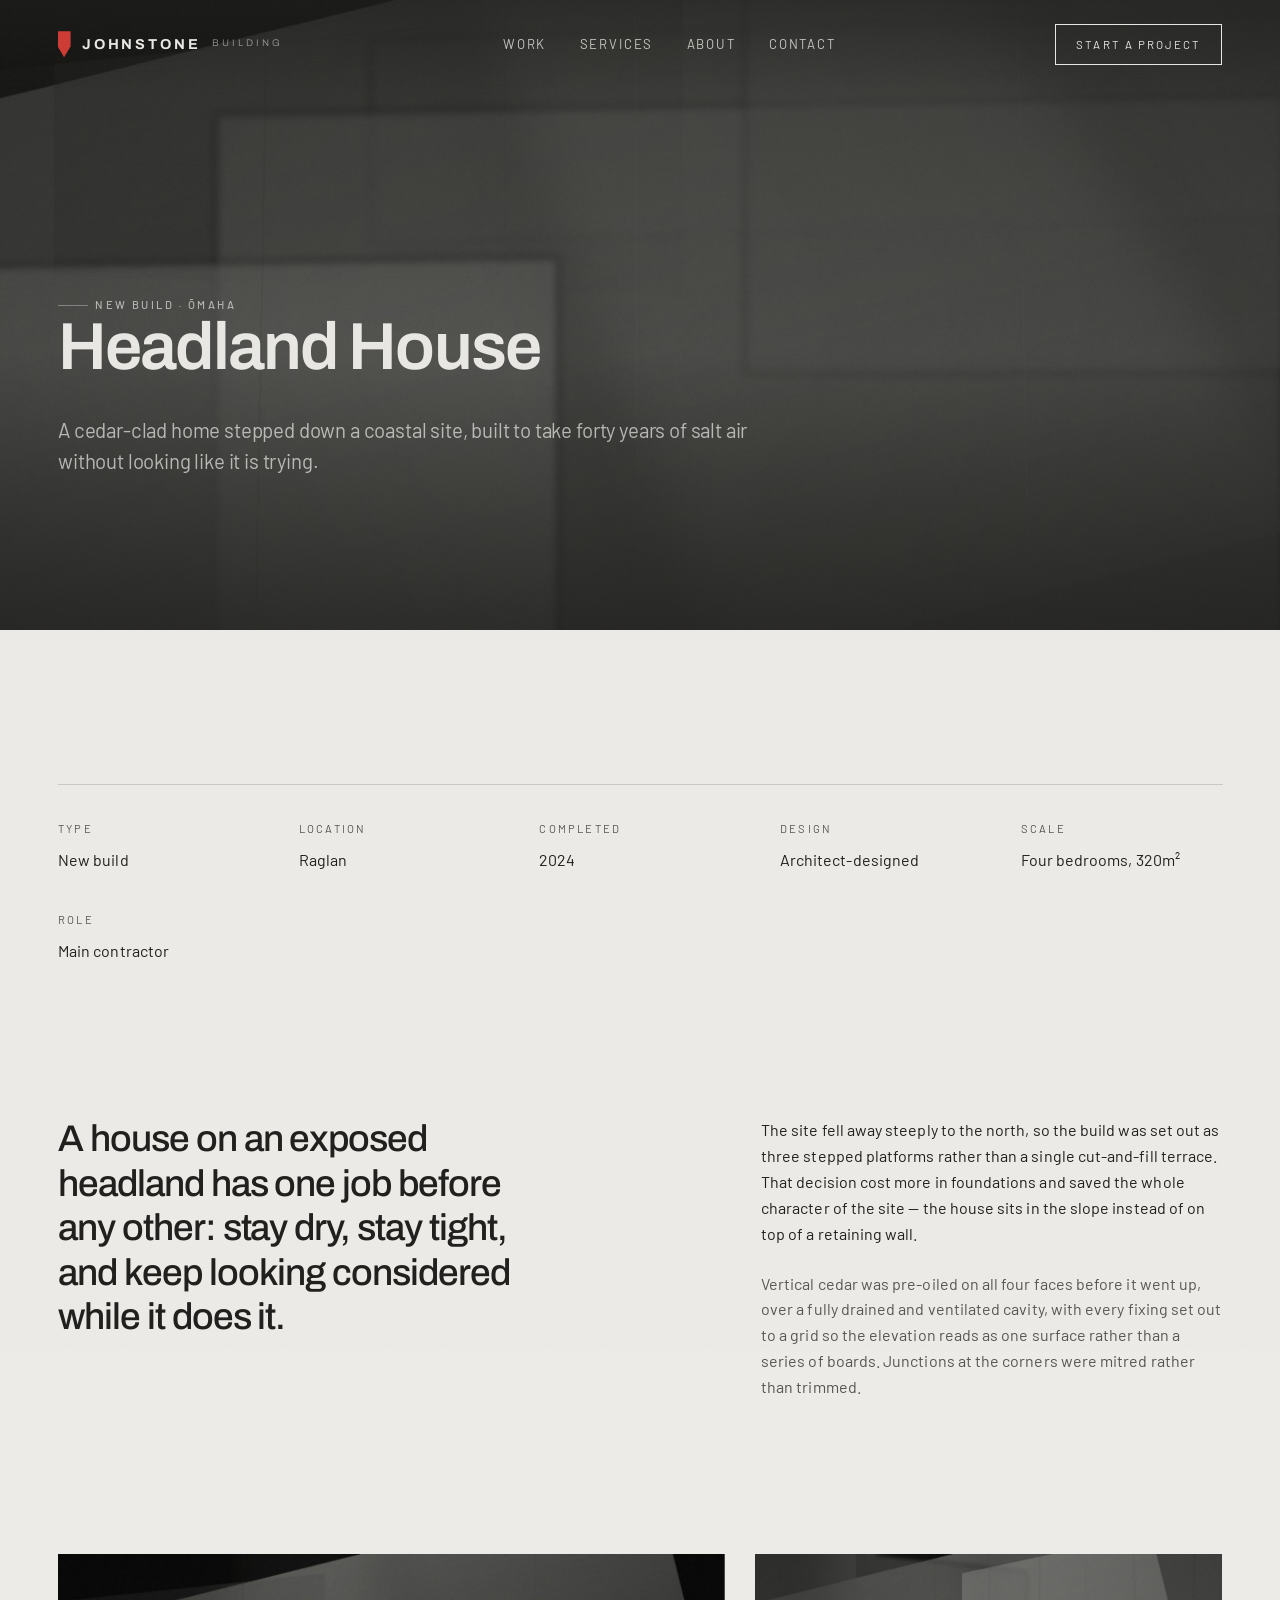
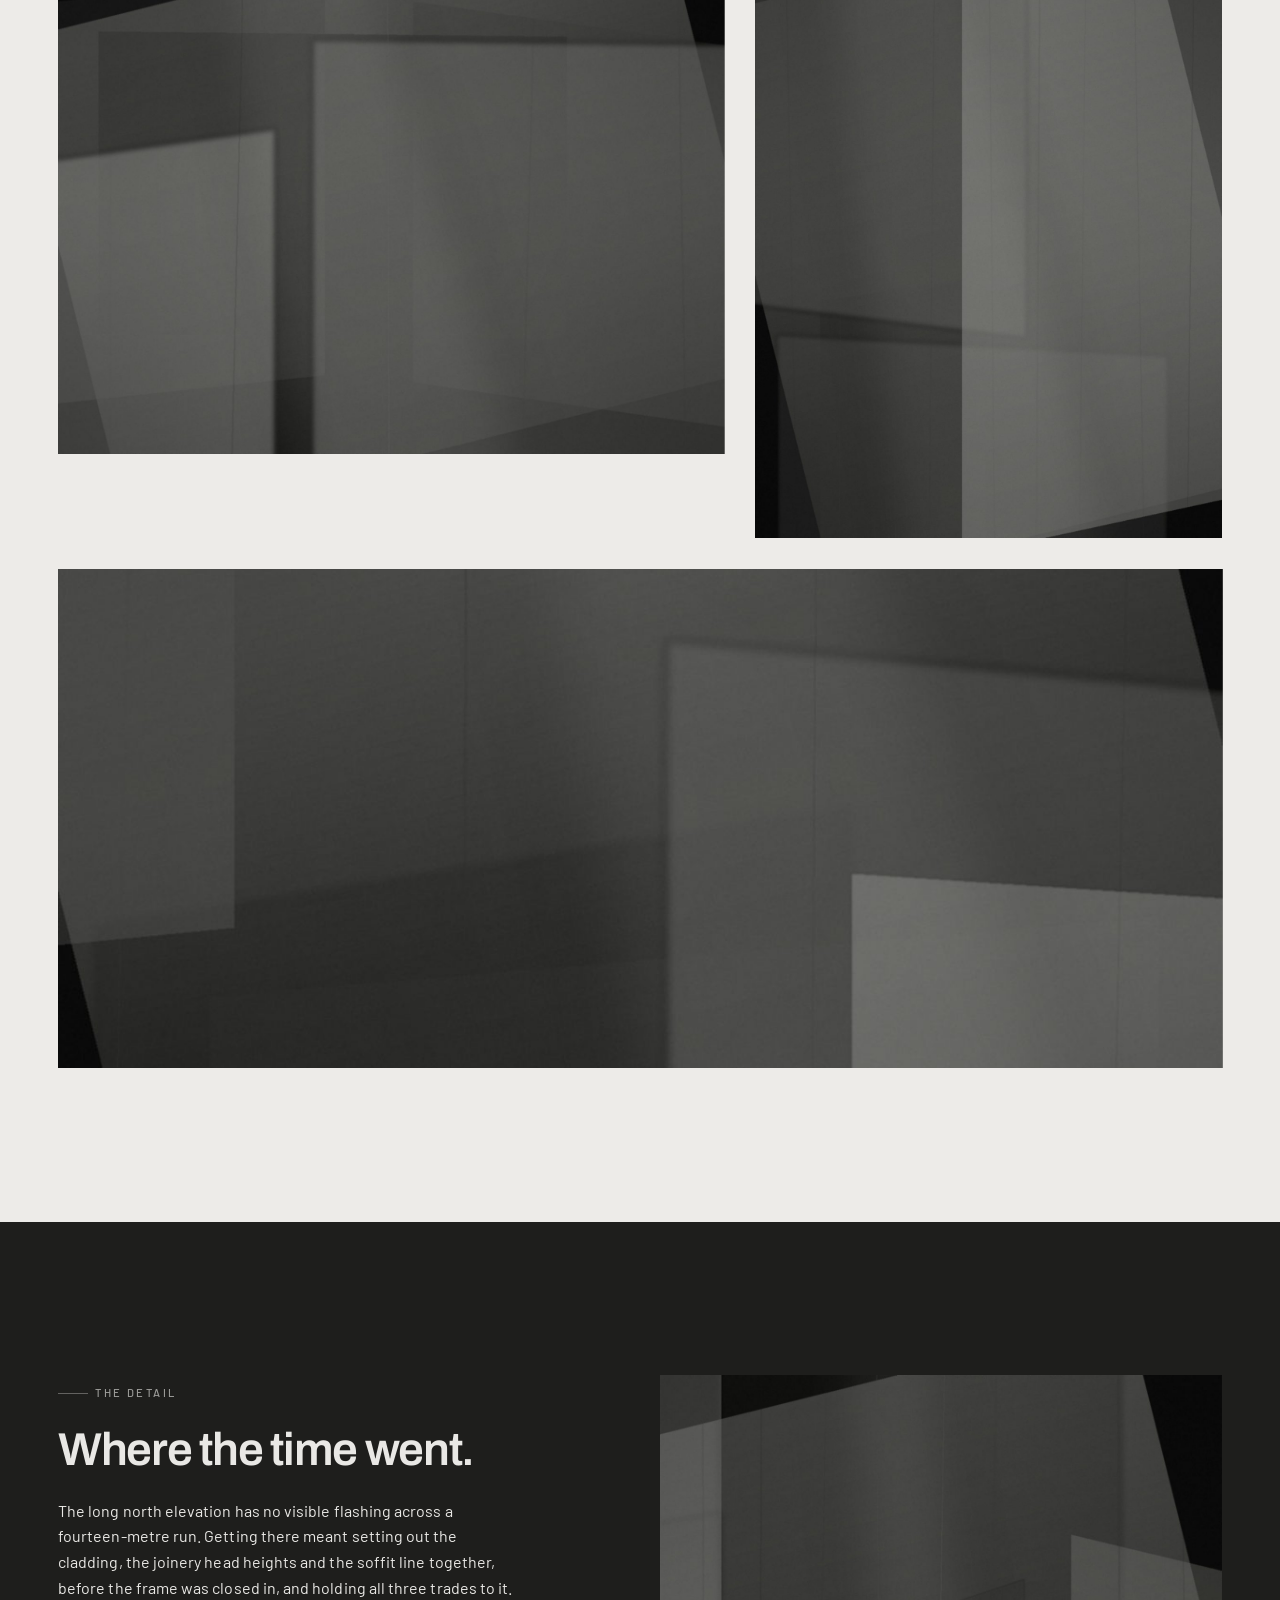
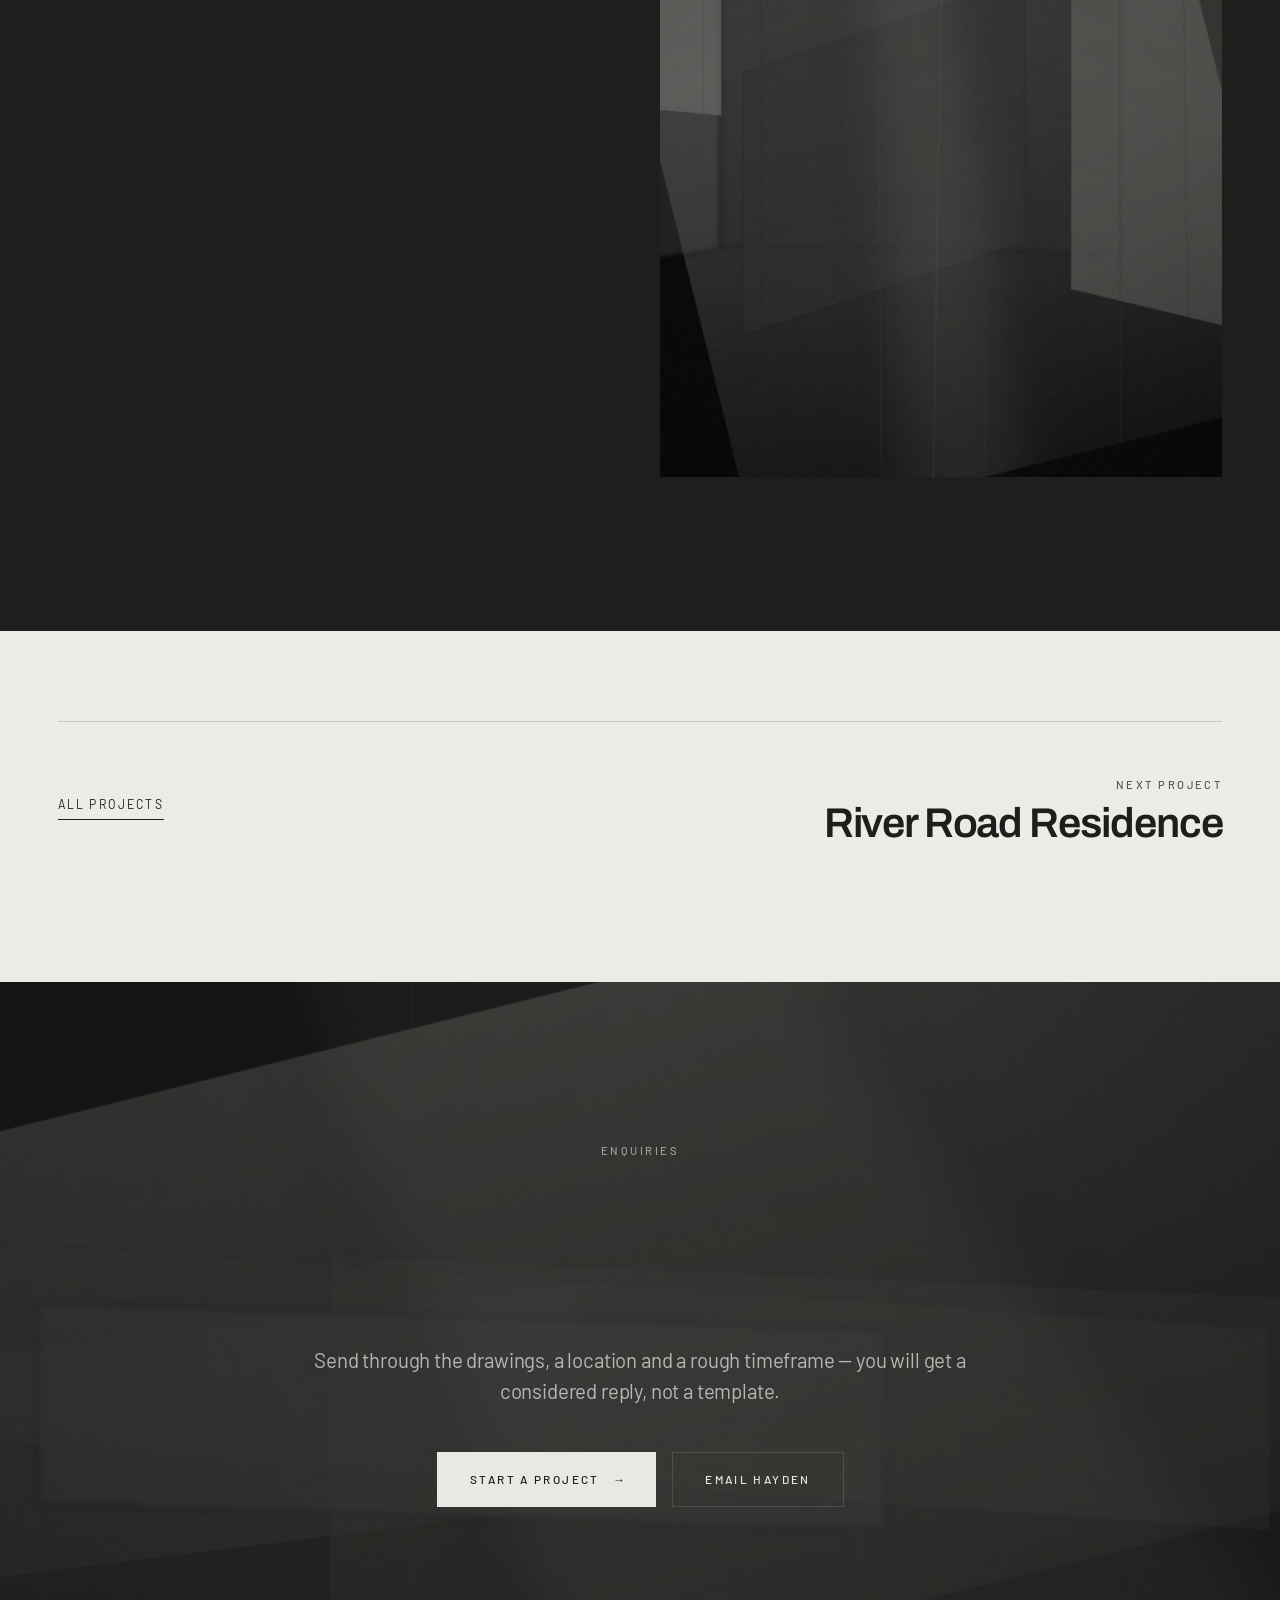
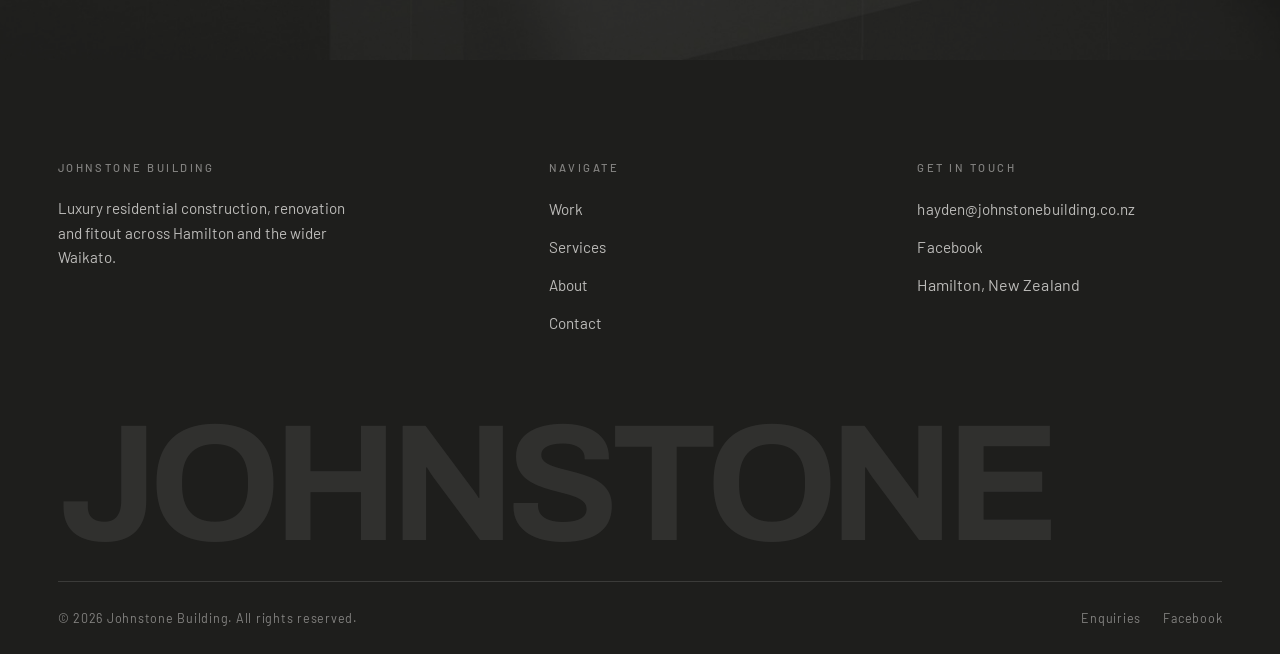
<file: project-headland.html>
<!doctype html>
<html lang="en-NZ" class="no-js">
<head>
<meta charset="utf-8">
<meta name="viewport" content="width=device-width, initial-scale=1">
<title>Headland House — Johnstone Building</title>
<meta name="description" content="A house on an exposed headland has one job before any other: stay dry, stay tight, and keep looking considered while it does it.">
<link rel="canonical" href="https://johnstonebuilding.co.nz/project-headland.html">

<meta property="og:type" content="website">
<meta property="og:site_name" content="Johnstone Building">
<meta property="og:title" content="Headland House — Johnstone Building">
<meta property="og:description" content="A house on an exposed headland has one job before any other: stay dry, stay tight, and keep looking considered while it does it.">
<meta property="og:url" content="https://johnstonebuilding.co.nz/project-headland.html">
<meta property="og:image" content="https://johnstonebuilding.co.nz/assets/img/project-headland-hero.jpg">
<meta name="twitter:card" content="summary_large_image">
<meta name="theme-color" content="#1E1E1C">

<link rel="icon" href="assets/favicon.svg" type="image/svg+xml">
<link rel="apple-touch-icon" href="assets/favicon.svg">
<link rel="manifest" href="site.webmanifest">

<link rel="preconnect" href="https://fonts.googleapis.com">
<link rel="preconnect" href="https://fonts.gstatic.com" crossorigin>
<link rel="stylesheet" href="https://fonts.googleapis.com/css2?family=Archivo:wght@400;500;600;700&family=Barlow:wght@300;400;500&display=swap">
<link rel="stylesheet" href="assets/css/site.css">
</head>
<body>

<div class="preloader" aria-hidden="true">
  <div class="preloader-mark"><span>Johnstone</span><span>Building</span></div>
</div>

<a class="skip-link" href="#main">Skip to content</a>
<header class="site-header ">
  <div class="header-inner">
    <a class="brand" href="index.html" aria-label="Johnstone Building — home"><span class="brand-mark" aria-hidden="true"></span><span class="brand-name">Johnstone</span><span class="brand-sub">Building</span></a>
    <nav class="nav" aria-label="Primary">
      <a href="work.html">Work</a>
      <a href="services.html">Services</a>
      <a href="about.html">About</a>
      <a href="contact.html">Contact</a>
    </nav>
    <a class="header-cta" href="contact.html">Start a project</a>
    <button class="menu-btn" type="button" aria-expanded="false" aria-controls="menu">
      <span class="menu-btn-label">Menu</span><i aria-hidden="true"></i>
    </button>
  </div>
</header>

<div class="menu" id="menu" aria-hidden="true">
  <nav aria-label="Mobile">
    <ul class="menu-list">
      <li><a href="index.html">Home</a></li>
      <li><a href="work.html">Work</a></li>
      <li><a href="services.html">Services</a></li>
      <li><a href="about.html">About</a></li>
      <li><a href="contact.html">Contact</a></li>
    </ul>
  </nav>
  <div class="menu-foot">
    <a href="mailto:hayden@johnstonebuilding.co.nz">hayden@johnstonebuilding.co.nz</a>
    <a href="https://www.facebook.com/JohnstoneBuilding/" target="_blank" rel="noopener">Facebook</a>
    <span>Hamilton, New Zealand</span>
  </div>
</div>
<main id="main">

<section class="page-hero page-hero--image dark">
  <div class="hero-bg" data-parallax="0.12">
    <img src="assets/img/project-headland-hero.jpg" alt="Headland House — completed view" fetchpriority="high" width="2400" height="1000">
  </div>
  <div class="wrap" style="position:relative;z-index:1;padding-bottom:clamp(2rem,5vw,4rem)">
    <p class="label" data-reveal="fade" style="color:rgba(233,232,229,.68)">New build &middot; Ōmaha</p>
    <h1 class="h1" data-reveal="fade" data-split>Headland House</h1>
    <p class="lead" data-reveal="fade" style="color:rgba(233,232,229,.72);--delay:.3s">A cedar-clad home stepped down a coastal site, built to take forty years of salt air without looking like it is trying.</p>
  </div>
</section>

<section class="section">
  <div class="wrap">
    <dl class="spec-list" data-reveal>
      <div class="spec"><dt>Type</dt><dd>New build</dd></div>
      <div class="spec"><dt>Location</dt><dd>Raglan</dd></div>
      <div class="spec"><dt>Completed</dt><dd>2024</dd></div>
      <div class="spec"><dt>Design</dt><dd>Architect-designed</dd></div>
      <div class="spec"><dt>Scale</dt><dd>Four bedrooms, 320m²</dd></div>
      <div class="spec"><dt>Role</dt><dd>Main contractor</dd></div>
    </dl>
  </div>
</section>

<section class="section section--flush-top">
  <div class="wrap grid">
    <div class="col-5 statement" data-reveal><p>A house on an exposed headland has one job before any other: stay dry, stay tight, and keep looking considered while it does it.</p></div>
    <div class="col-5 start-8 stack" data-reveal style="--delay:.12s">
      <p>The site fell away steeply to the north, so the build was set out as three stepped platforms rather than a single cut-and-fill terrace. That decision cost more in foundations and saved the whole character of the site — the house sits in the slope instead of on top of a retaining wall.</p>
      <p class="muted">Vertical cedar was pre-oiled on all four faces before it went up, over a fully drained and ventilated cavity, with every fixing set out to a grid so the elevation reads as one surface rather than a series of boards. Junctions at the corners were mitred rather than trimmed.</p>
    </div>
  </div>
</section>

<section class="section section--flush-top">
  <div class="wrap gallery">
    <figure class="g-7 media media--zoom ratio-43" data-reveal="mask">
      <img src="assets/img/project-headland-01.jpg" alt="Headland House — interior view" loading="lazy" width="1400" height="1050">
    </figure>
    <figure class="g-5 media media--zoom ratio-45" data-reveal="mask">
      <img src="assets/img/project-headland-02.jpg" alt="Headland House — detail" loading="lazy" width="1200" height="1500">
    </figure>
    <figure class="g-12 media media--zoom ratio-21" data-reveal="mask">
      <img src="assets/img/project-headland-03.jpg" alt="Headland House — wide view" loading="lazy" width="1400" height="1050">
    </figure>
  </div>
</section>

<section class="section dark">
  <div class="wrap grid">
    <div class="col-5 stack" data-reveal>
      <p class="label">The detail</p>
      <h2 class="h2">Where the time went.</h2>
      <p>The long north elevation has no visible flashing across a fourteen-metre run. Getting there meant setting out the cladding, the joinery head heights and the soffit line together, before the frame was closed in, and holding all three trades to it.</p>
    </div>
    <figure class="col-6 start-7 media media--zoom ratio-45" data-reveal="mask">
      <img src="assets/img/project-headland-04.jpg" alt="Headland House — finished detail" loading="lazy" width="1200" height="1500">
    </figure>
  </div>
</section>

<section class="section section--tight">
  <div class="wrap">
    <div class="pager">
      <a class="link-underline" href="work.html">All projects</a>
      <a class="next" href="project-river.html" style="text-align:right">
        <span class="label no-rule">Next project</span>
        <h3>River Road Residence</h3>
      </a>
    </div>
  </div>
</section>
<section class="cta dark">
  <div class="cta-bg" aria-hidden="true">
    <img src="assets/img/cta-wide.jpg" alt="" loading="lazy" width="2400" height="1000">
  </div>
  <div class="wrap stack-lg">
    <p class="label no-rule" style="justify-content:center;color:rgba(233,232,229,.6)" data-reveal="fade">Enquiries</p>
    <h2 class="h2" data-reveal="fade">Tell us about the house you have in mind.</h2>
    <p class="lead" data-reveal="fade">Send through the drawings, a location and a rough timeframe — you will get a considered reply, not a template.</p>
    <div class="cta-actions" data-reveal="fade">
      <a class="btn" href="contact.html">Start a project <span class="arrow" aria-hidden="true">&rarr;</span></a>
      <a class="btn btn--ghost" href="mailto:hayden@johnstonebuilding.co.nz">Email Hayden</a>
    </div>
  </div>
</section>
</main>
<footer class="site-footer">
  <div class="wrap">
    <div class="footer-top">
      <div class="footer-col">
        <h4>Johnstone Building</h4>
        <p style="max-width:34ch">Luxury residential construction, renovation and fitout across Hamilton and the wider Waikato.</p>
      </div>
      <div class="footer-col">
        <h4>Navigate</h4>
        <ul>
          <li><a href="work.html">Work</a></li>
          <li><a href="services.html">Services</a></li>
          <li><a href="about.html">About</a></li>
          <li><a href="contact.html">Contact</a></li>
        </ul>
      </div>
      <div class="footer-col">
        <h4>Get in touch</h4>
        <ul>
          <li><a href="mailto:hayden@johnstonebuilding.co.nz">hayden@johnstonebuilding.co.nz</a></li>
          <!-- TODO: confirm phone number, then un-comment.
          <li><a href="tel:+6421000000">+64 21 000 000</a></li> -->
          <li><a href="https://www.facebook.com/JohnstoneBuilding/" target="_blank" rel="noopener">Facebook</a></li>
          <li><span style="color:rgba(233,232,229,.78)">Hamilton, New Zealand</span></li>
        </ul>
      </div>
    </div>

    <div class="footer-wordmark" aria-hidden="true">Johnstone</div>

    <div class="footer-bottom">
      <span>&copy; <span data-year>2026</span> Johnstone Building. All rights reserved.</span>
      <ul>
        <li><a href="contact.html">Enquiries</a></li>
        <li><a href="https://www.facebook.com/JohnstoneBuilding/" target="_blank" rel="noopener">Facebook</a></li>
      </ul>
    </div>
  </div>
</footer>

<script src="assets/js/site.js" defer></script>
</body>
</html>
</file>
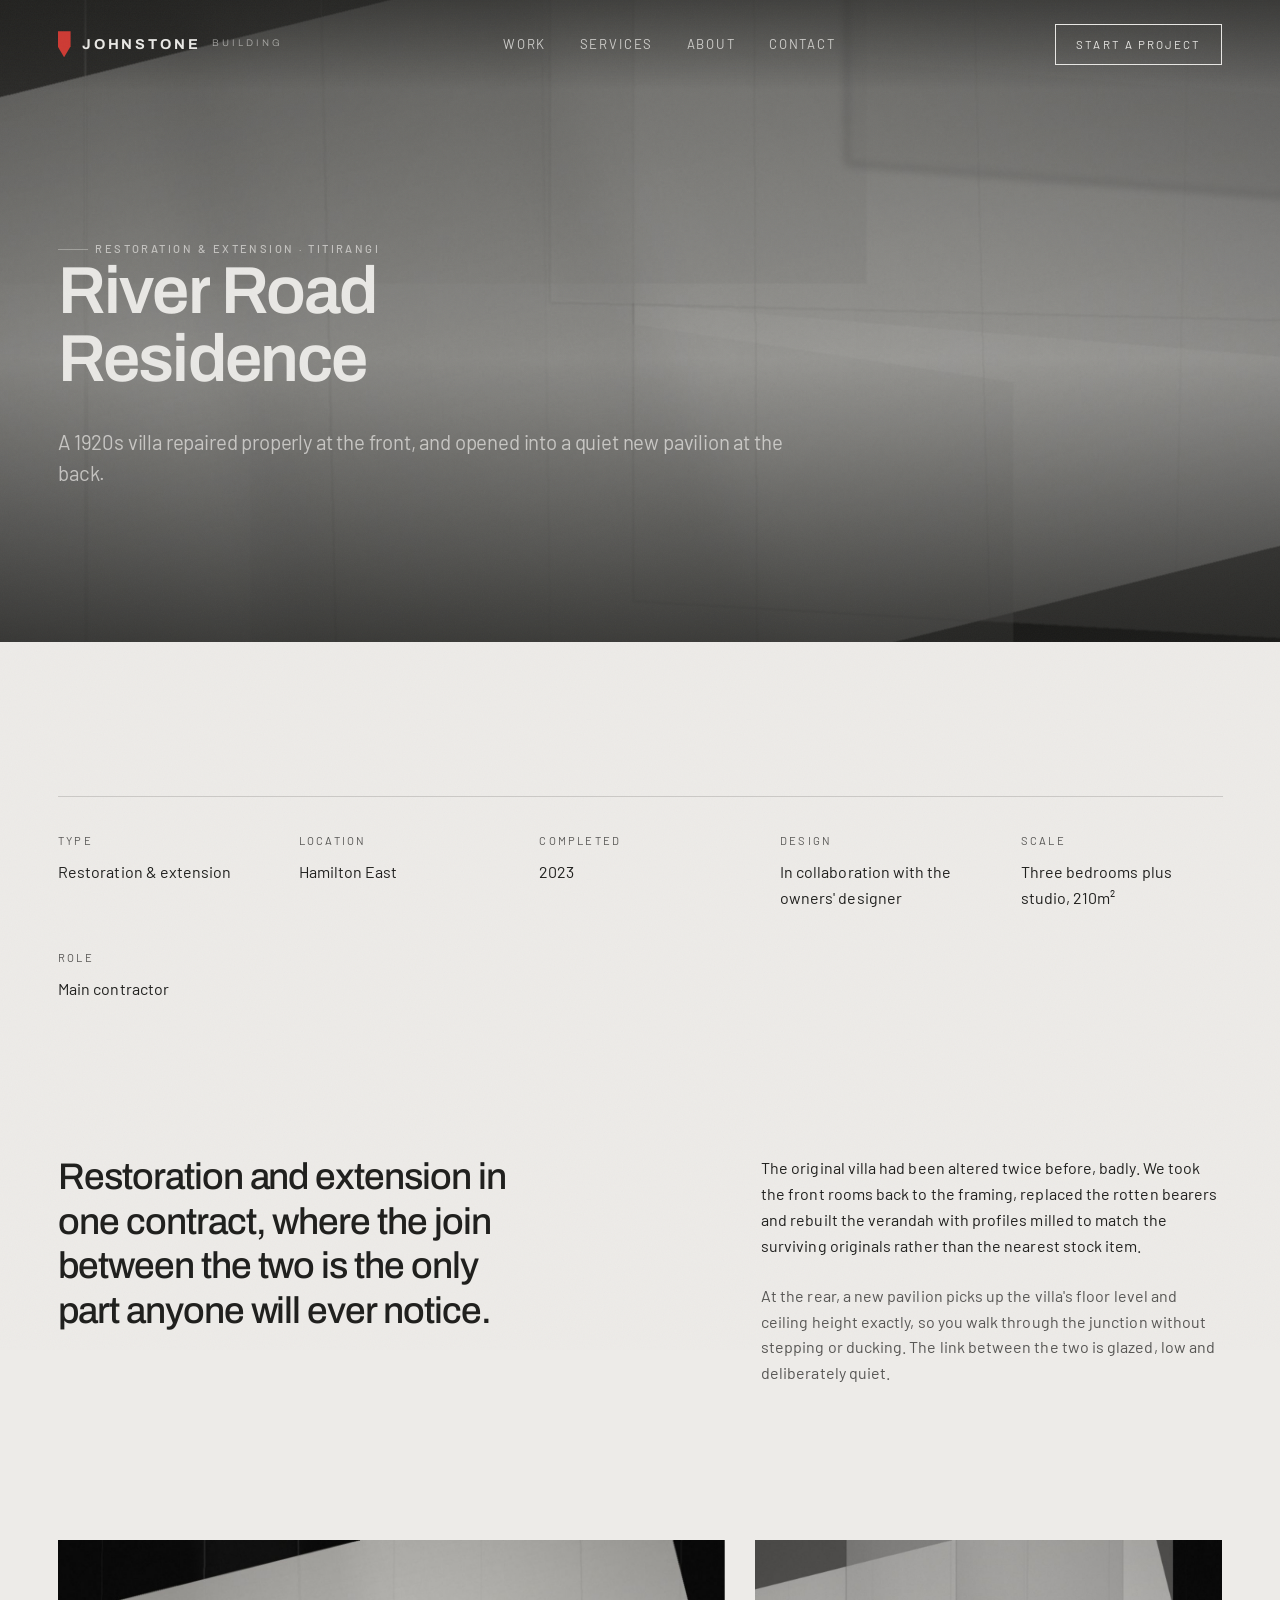
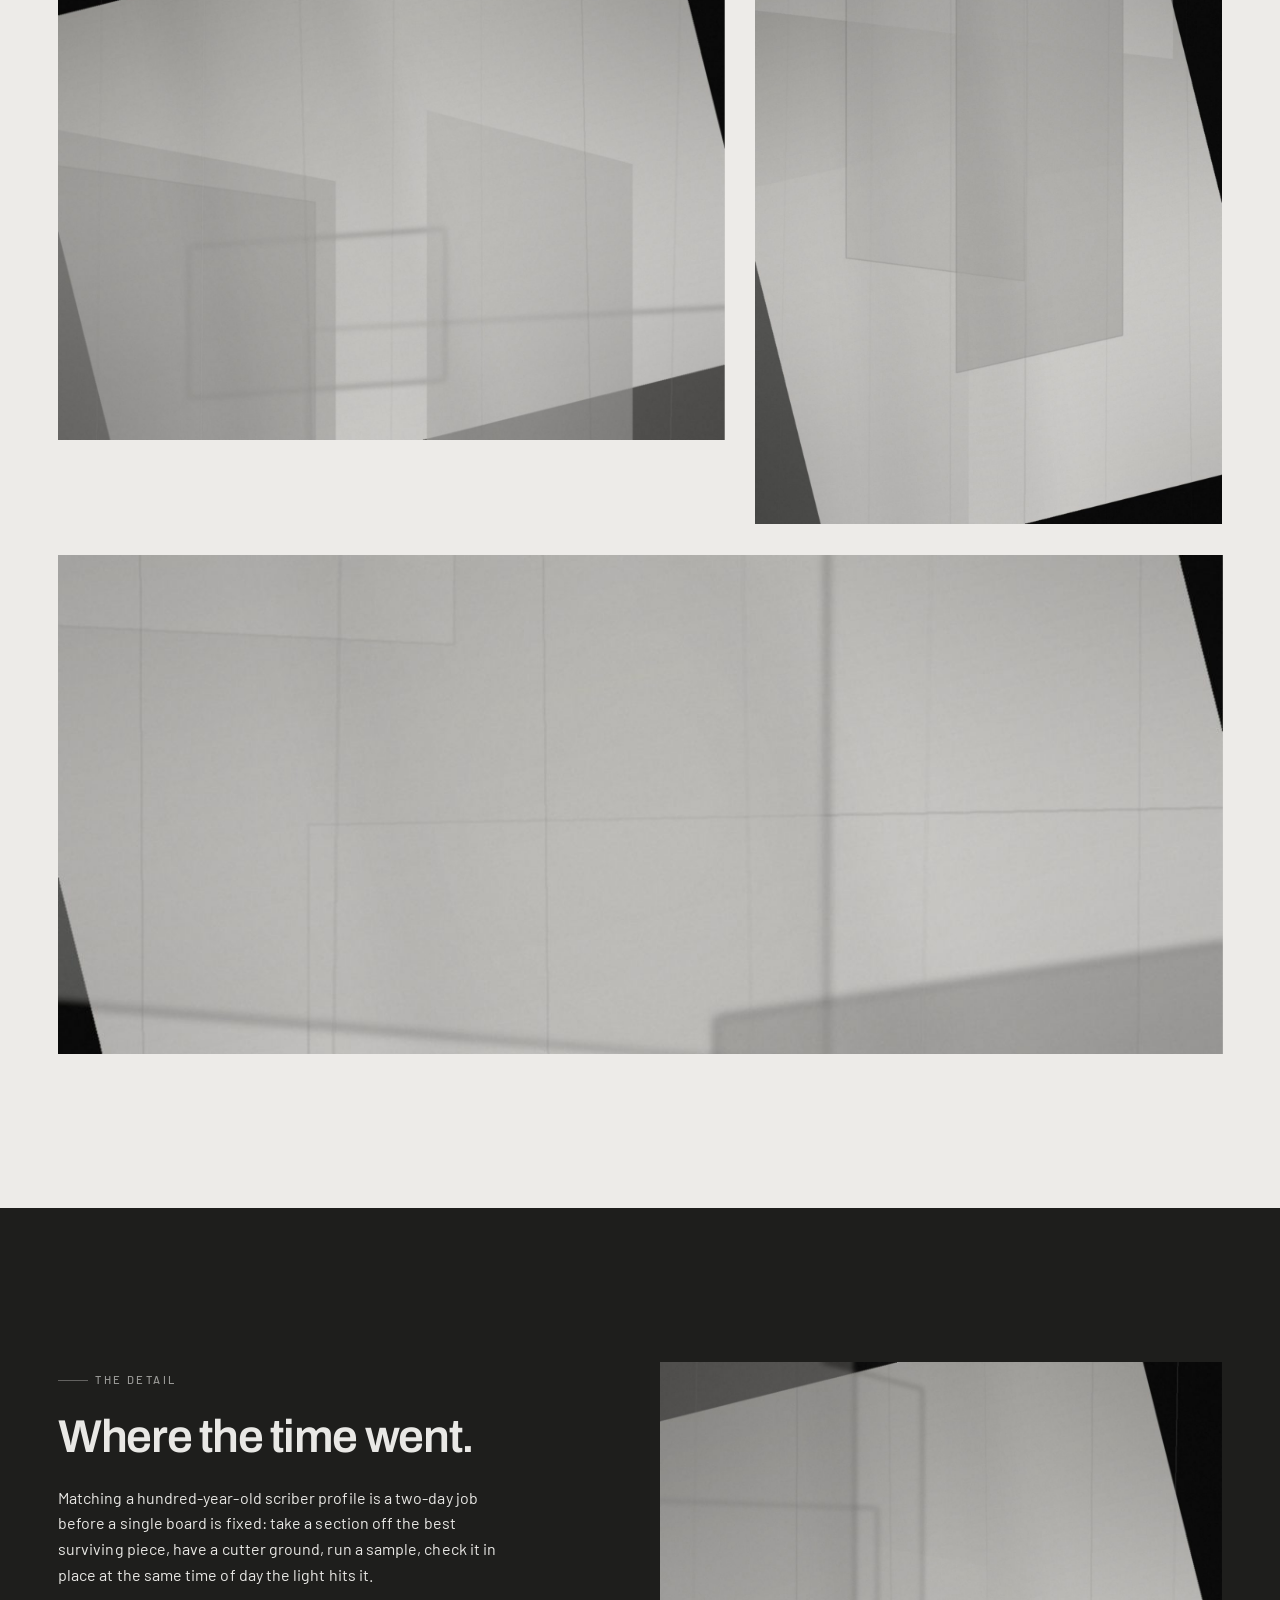
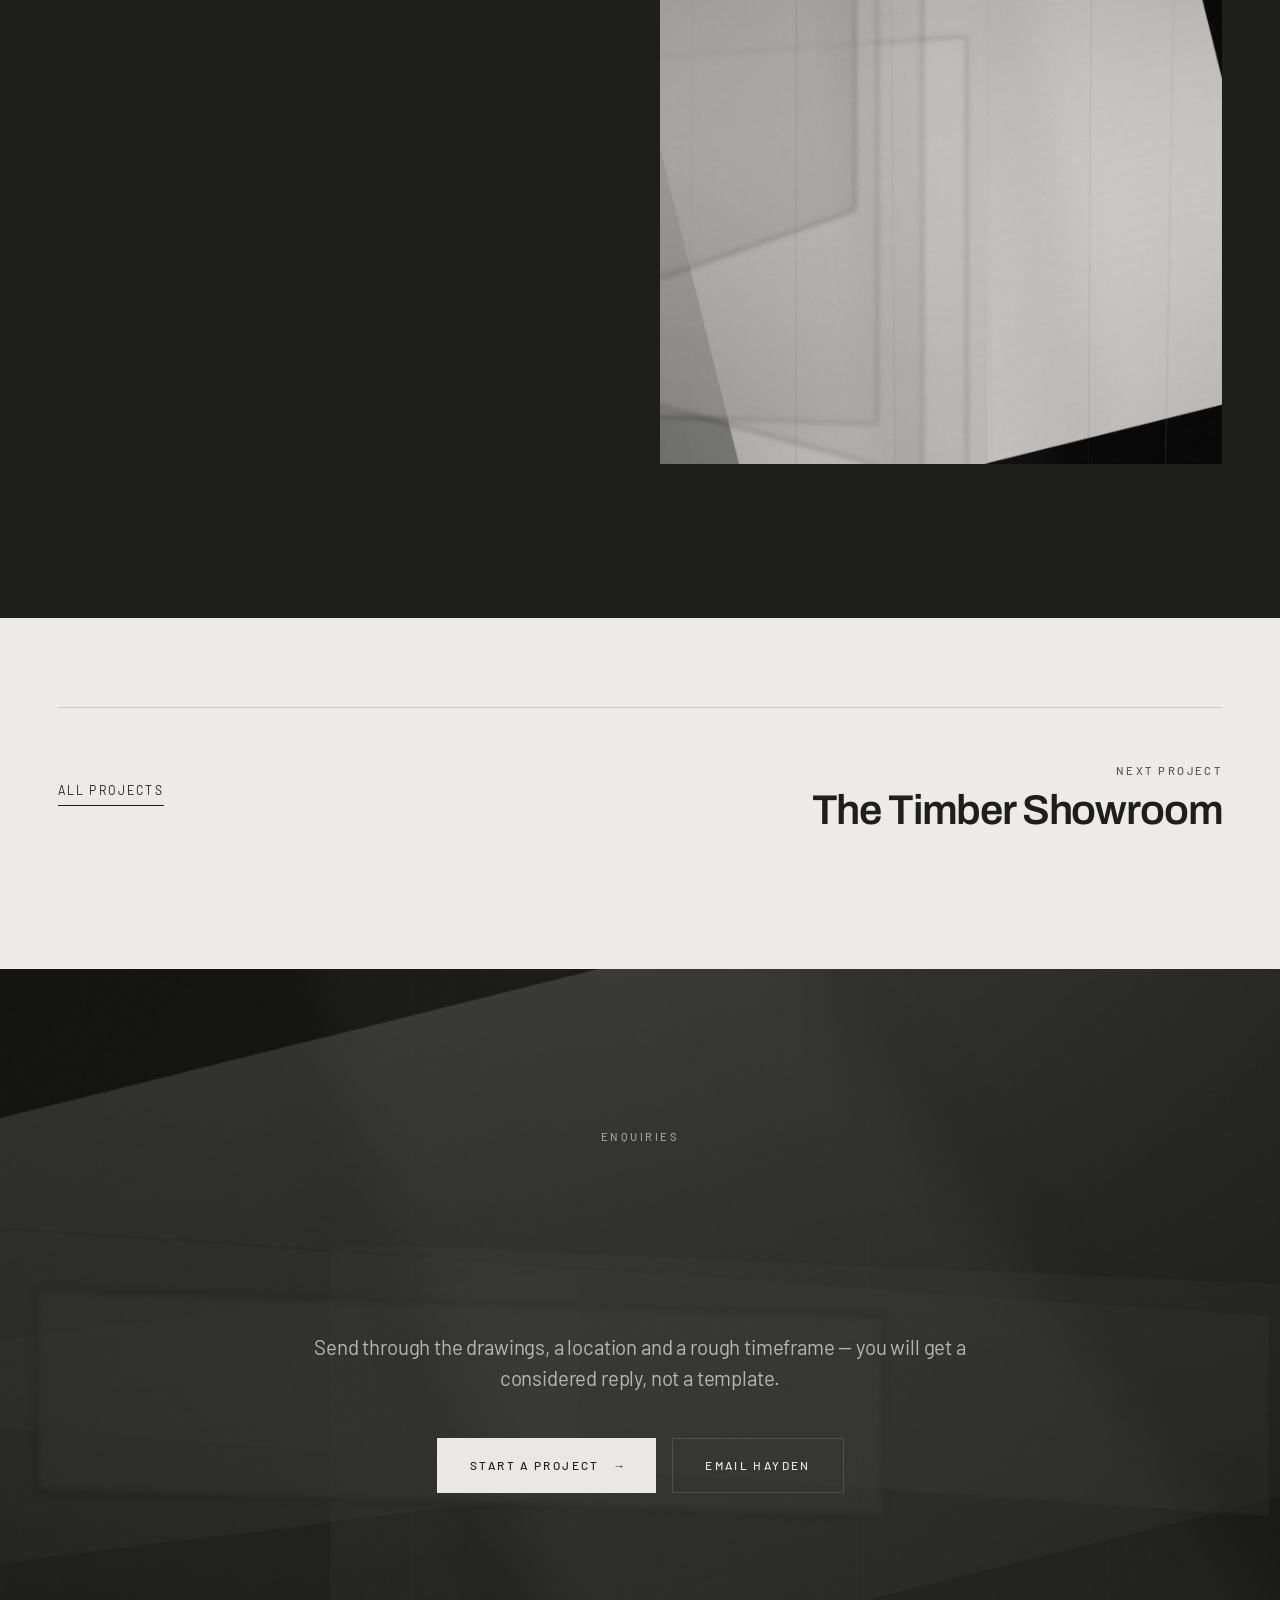
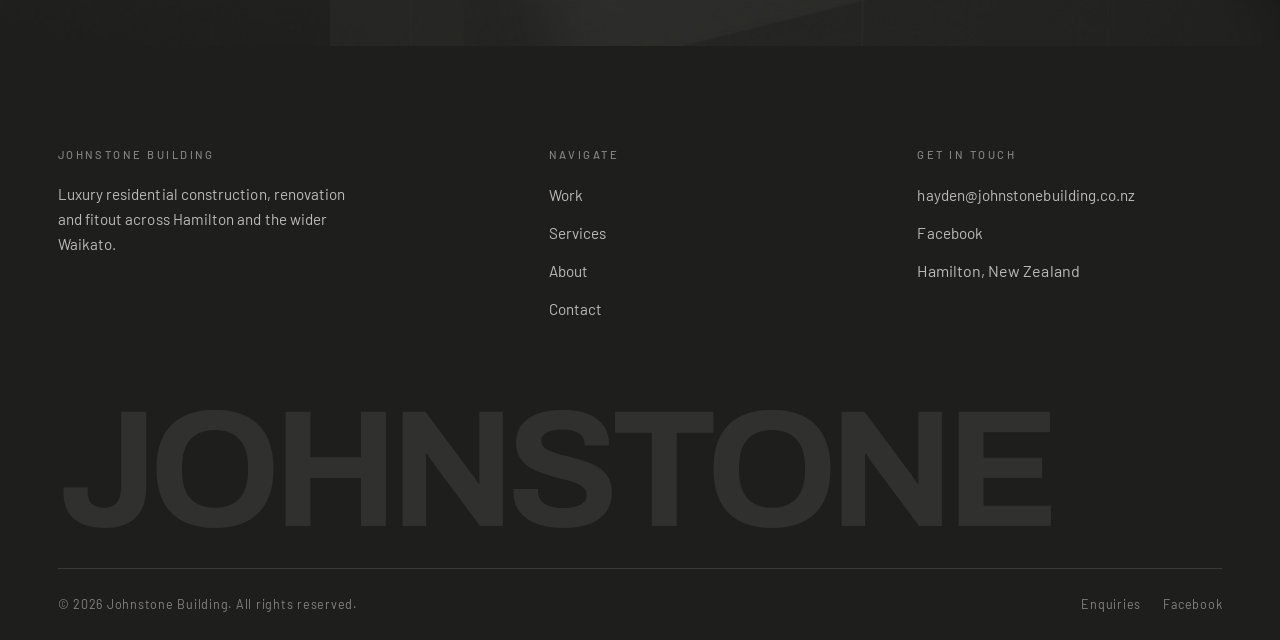
<file: project-river.html>
<!doctype html>
<html lang="en-NZ" class="no-js">
<head>
<meta charset="utf-8">
<meta name="viewport" content="width=device-width, initial-scale=1">
<title>River Road Residence — Johnstone Building</title>
<meta name="description" content="Restoration and extension in one contract, where the join between the two is the only part anyone will ever notice.">
<link rel="canonical" href="https://johnstonebuilding.co.nz/project-river.html">

<meta property="og:type" content="website">
<meta property="og:site_name" content="Johnstone Building">
<meta property="og:title" content="River Road Residence — Johnstone Building">
<meta property="og:description" content="Restoration and extension in one contract, where the join between the two is the only part anyone will ever notice.">
<meta property="og:url" content="https://johnstonebuilding.co.nz/project-river.html">
<meta property="og:image" content="https://johnstonebuilding.co.nz/assets/img/project-river-hero.jpg">
<meta name="twitter:card" content="summary_large_image">
<meta name="theme-color" content="#1E1E1C">

<link rel="icon" href="assets/favicon.svg" type="image/svg+xml">
<link rel="apple-touch-icon" href="assets/favicon.svg">
<link rel="manifest" href="site.webmanifest">

<link rel="preconnect" href="https://fonts.googleapis.com">
<link rel="preconnect" href="https://fonts.gstatic.com" crossorigin>
<link rel="stylesheet" href="https://fonts.googleapis.com/css2?family=Archivo:wght@400;500;600;700&family=Barlow:wght@300;400;500&display=swap">
<link rel="stylesheet" href="assets/css/site.css">
</head>
<body>

<div class="preloader" aria-hidden="true">
  <div class="preloader-mark"><span>Johnstone</span><span>Building</span></div>
</div>

<a class="skip-link" href="#main">Skip to content</a>
<header class="site-header ">
  <div class="header-inner">
    <a class="brand" href="index.html" aria-label="Johnstone Building — home"><span class="brand-mark" aria-hidden="true"></span><span class="brand-name">Johnstone</span><span class="brand-sub">Building</span></a>
    <nav class="nav" aria-label="Primary">
      <a href="work.html">Work</a>
      <a href="services.html">Services</a>
      <a href="about.html">About</a>
      <a href="contact.html">Contact</a>
    </nav>
    <a class="header-cta" href="contact.html">Start a project</a>
    <button class="menu-btn" type="button" aria-expanded="false" aria-controls="menu">
      <span class="menu-btn-label">Menu</span><i aria-hidden="true"></i>
    </button>
  </div>
</header>

<div class="menu" id="menu" aria-hidden="true">
  <nav aria-label="Mobile">
    <ul class="menu-list">
      <li><a href="index.html">Home</a></li>
      <li><a href="work.html">Work</a></li>
      <li><a href="services.html">Services</a></li>
      <li><a href="about.html">About</a></li>
      <li><a href="contact.html">Contact</a></li>
    </ul>
  </nav>
  <div class="menu-foot">
    <a href="mailto:hayden@johnstonebuilding.co.nz">hayden@johnstonebuilding.co.nz</a>
    <a href="https://www.facebook.com/JohnstoneBuilding/" target="_blank" rel="noopener">Facebook</a>
    <span>Hamilton, New Zealand</span>
  </div>
</div>
<main id="main">

<section class="page-hero page-hero--image dark">
  <div class="hero-bg" data-parallax="0.12">
    <img src="assets/img/project-river-hero.jpg" alt="River Road Residence — completed view" fetchpriority="high" width="2400" height="1000">
  </div>
  <div class="wrap" style="position:relative;z-index:1;padding-bottom:clamp(2rem,5vw,4rem)">
    <p class="label" data-reveal="fade" style="color:rgba(233,232,229,.68)">Restoration &amp; extension &middot; Titirangi</p>
    <h1 class="h1" data-reveal="fade" data-split>River Road Residence</h1>
    <p class="lead" data-reveal="fade" style="color:rgba(233,232,229,.72);--delay:.3s">A 1920s villa repaired properly at the front, and opened into a quiet new pavilion at the back.</p>
  </div>
</section>

<section class="section">
  <div class="wrap">
    <dl class="spec-list" data-reveal>
      <div class="spec"><dt>Type</dt><dd>Restoration &amp; extension</dd></div>
      <div class="spec"><dt>Location</dt><dd>Hamilton East</dd></div>
      <div class="spec"><dt>Completed</dt><dd>2023</dd></div>
      <div class="spec"><dt>Design</dt><dd>In collaboration with the owners' designer</dd></div>
      <div class="spec"><dt>Scale</dt><dd>Three bedrooms plus studio, 210m²</dd></div>
      <div class="spec"><dt>Role</dt><dd>Main contractor</dd></div>
    </dl>
  </div>
</section>

<section class="section section--flush-top">
  <div class="wrap grid">
    <div class="col-5 statement" data-reveal><p>Restoration and extension in one contract, where the join between the two is the only part anyone will ever notice.</p></div>
    <div class="col-5 start-8 stack" data-reveal style="--delay:.12s">
      <p>The original villa had been altered twice before, badly. We took the front rooms back to the framing, replaced the rotten bearers and rebuilt the verandah with profiles milled to match the surviving originals rather than the nearest stock item.</p>
      <p class="muted">At the rear, a new pavilion picks up the villa's floor level and ceiling height exactly, so you walk through the junction without stepping or ducking. The link between the two is glazed, low and deliberately quiet.</p>
    </div>
  </div>
</section>

<section class="section section--flush-top">
  <div class="wrap gallery">
    <figure class="g-7 media media--zoom ratio-43" data-reveal="mask">
      <img src="assets/img/project-river-01.jpg" alt="River Road Residence — interior view" loading="lazy" width="1400" height="1050">
    </figure>
    <figure class="g-5 media media--zoom ratio-45" data-reveal="mask">
      <img src="assets/img/project-river-02.jpg" alt="River Road Residence — detail" loading="lazy" width="1200" height="1500">
    </figure>
    <figure class="g-12 media media--zoom ratio-21" data-reveal="mask">
      <img src="assets/img/project-river-03.jpg" alt="River Road Residence — wide view" loading="lazy" width="1400" height="1050">
    </figure>
  </div>
</section>

<section class="section dark">
  <div class="wrap grid">
    <div class="col-5 stack" data-reveal>
      <p class="label">The detail</p>
      <h2 class="h2">Where the time went.</h2>
      <p>Matching a hundred-year-old scriber profile is a two-day job before a single board is fixed: take a section off the best surviving piece, have a cutter ground, run a sample, check it in place at the same time of day the light hits it.</p>
    </div>
    <figure class="col-6 start-7 media media--zoom ratio-45" data-reveal="mask">
      <img src="assets/img/project-river-04.jpg" alt="River Road Residence — finished detail" loading="lazy" width="1200" height="1500">
    </figure>
  </div>
</section>

<section class="section section--tight">
  <div class="wrap">
    <div class="pager">
      <a class="link-underline" href="work.html">All projects</a>
      <a class="next" href="project-showroom.html" style="text-align:right">
        <span class="label no-rule">Next project</span>
        <h3>The Timber Showroom</h3>
      </a>
    </div>
  </div>
</section>
<section class="cta dark">
  <div class="cta-bg" aria-hidden="true">
    <img src="assets/img/cta-wide.jpg" alt="" loading="lazy" width="2400" height="1000">
  </div>
  <div class="wrap stack-lg">
    <p class="label no-rule" style="justify-content:center;color:rgba(233,232,229,.6)" data-reveal="fade">Enquiries</p>
    <h2 class="h2" data-reveal="fade">Tell us about the house you have in mind.</h2>
    <p class="lead" data-reveal="fade">Send through the drawings, a location and a rough timeframe — you will get a considered reply, not a template.</p>
    <div class="cta-actions" data-reveal="fade">
      <a class="btn" href="contact.html">Start a project <span class="arrow" aria-hidden="true">&rarr;</span></a>
      <a class="btn btn--ghost" href="mailto:hayden@johnstonebuilding.co.nz">Email Hayden</a>
    </div>
  </div>
</section>
</main>
<footer class="site-footer">
  <div class="wrap">
    <div class="footer-top">
      <div class="footer-col">
        <h4>Johnstone Building</h4>
        <p style="max-width:34ch">Luxury residential construction, renovation and fitout across Hamilton and the wider Waikato.</p>
      </div>
      <div class="footer-col">
        <h4>Navigate</h4>
        <ul>
          <li><a href="work.html">Work</a></li>
          <li><a href="services.html">Services</a></li>
          <li><a href="about.html">About</a></li>
          <li><a href="contact.html">Contact</a></li>
        </ul>
      </div>
      <div class="footer-col">
        <h4>Get in touch</h4>
        <ul>
          <li><a href="mailto:hayden@johnstonebuilding.co.nz">hayden@johnstonebuilding.co.nz</a></li>
          <!-- TODO: confirm phone number, then un-comment.
          <li><a href="tel:+6421000000">+64 21 000 000</a></li> -->
          <li><a href="https://www.facebook.com/JohnstoneBuilding/" target="_blank" rel="noopener">Facebook</a></li>
          <li><span style="color:rgba(233,232,229,.78)">Hamilton, New Zealand</span></li>
        </ul>
      </div>
    </div>

    <div class="footer-wordmark" aria-hidden="true">Johnstone</div>

    <div class="footer-bottom">
      <span>&copy; <span data-year>2026</span> Johnstone Building. All rights reserved.</span>
      <ul>
        <li><a href="contact.html">Enquiries</a></li>
        <li><a href="https://www.facebook.com/JohnstoneBuilding/" target="_blank" rel="noopener">Facebook</a></li>
      </ul>
    </div>
  </div>
</footer>

<script src="assets/js/site.js" defer></script>
</body>
</html>
</file>
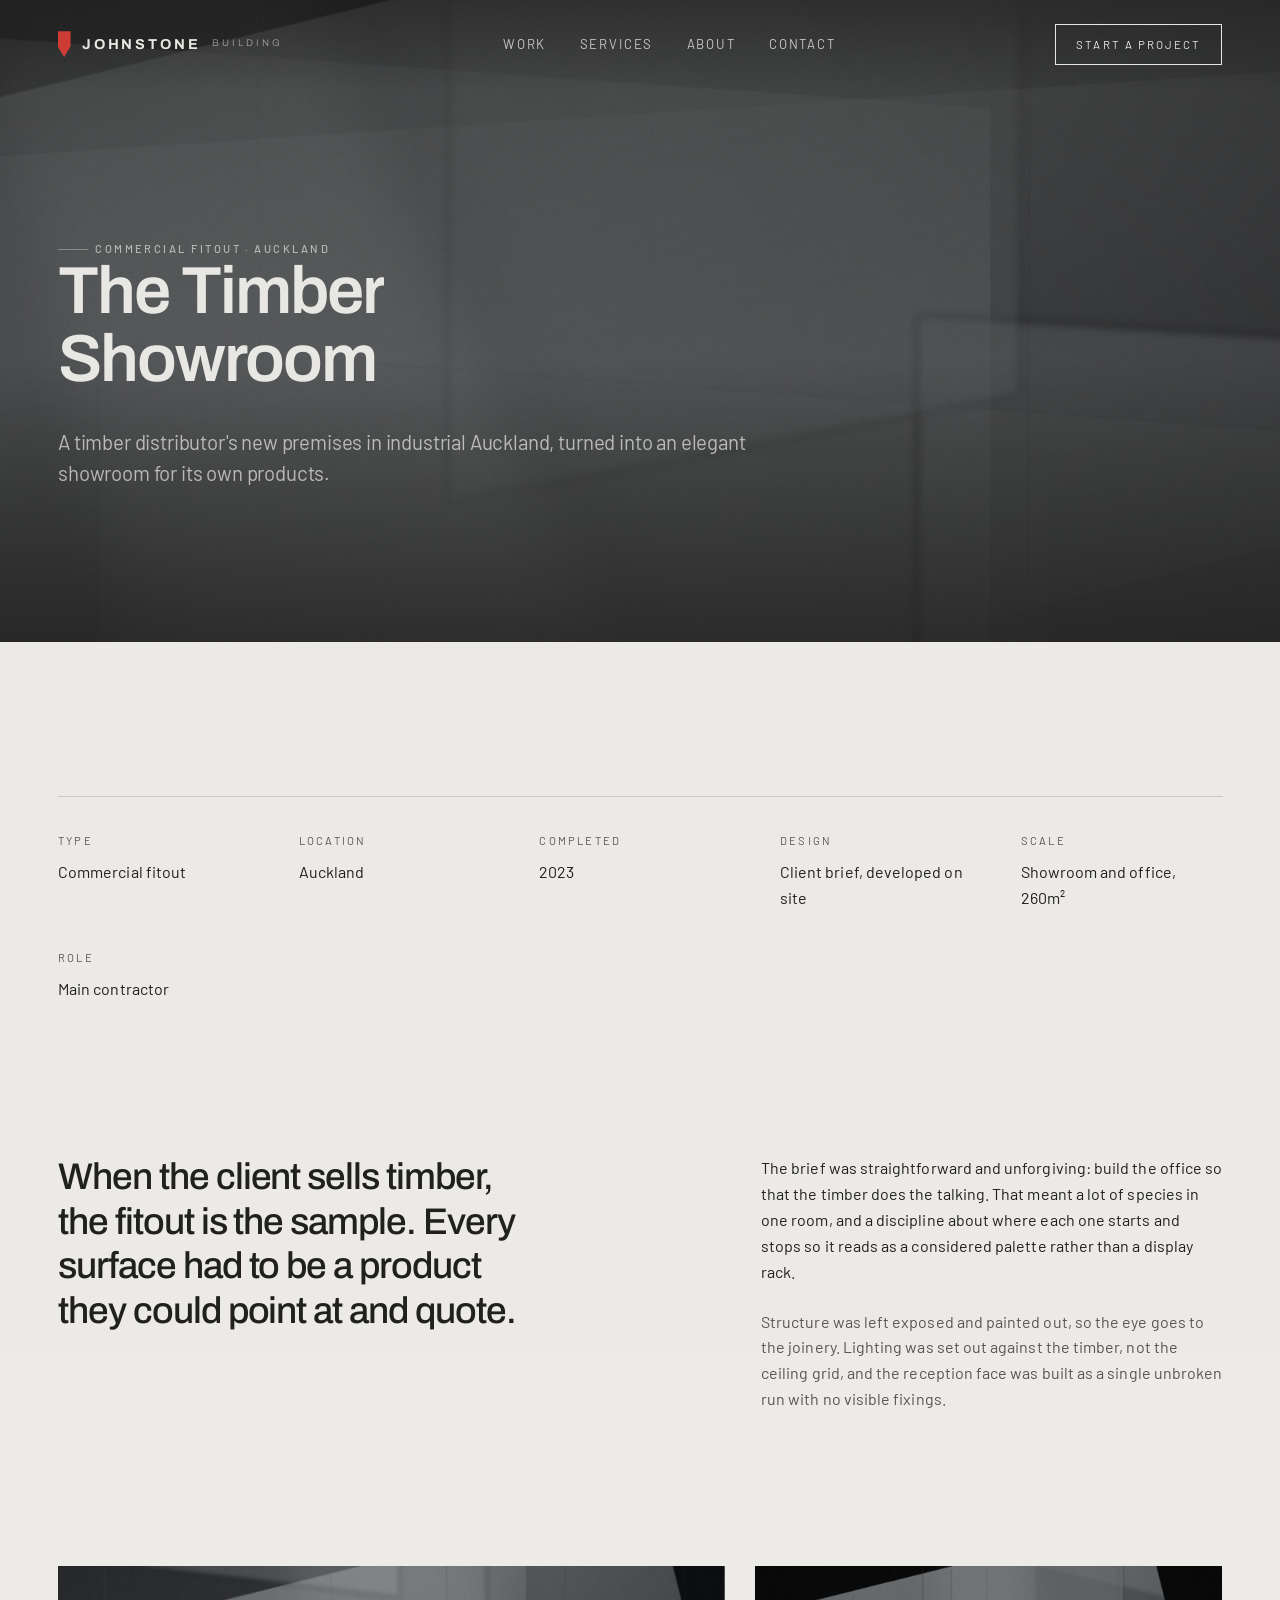
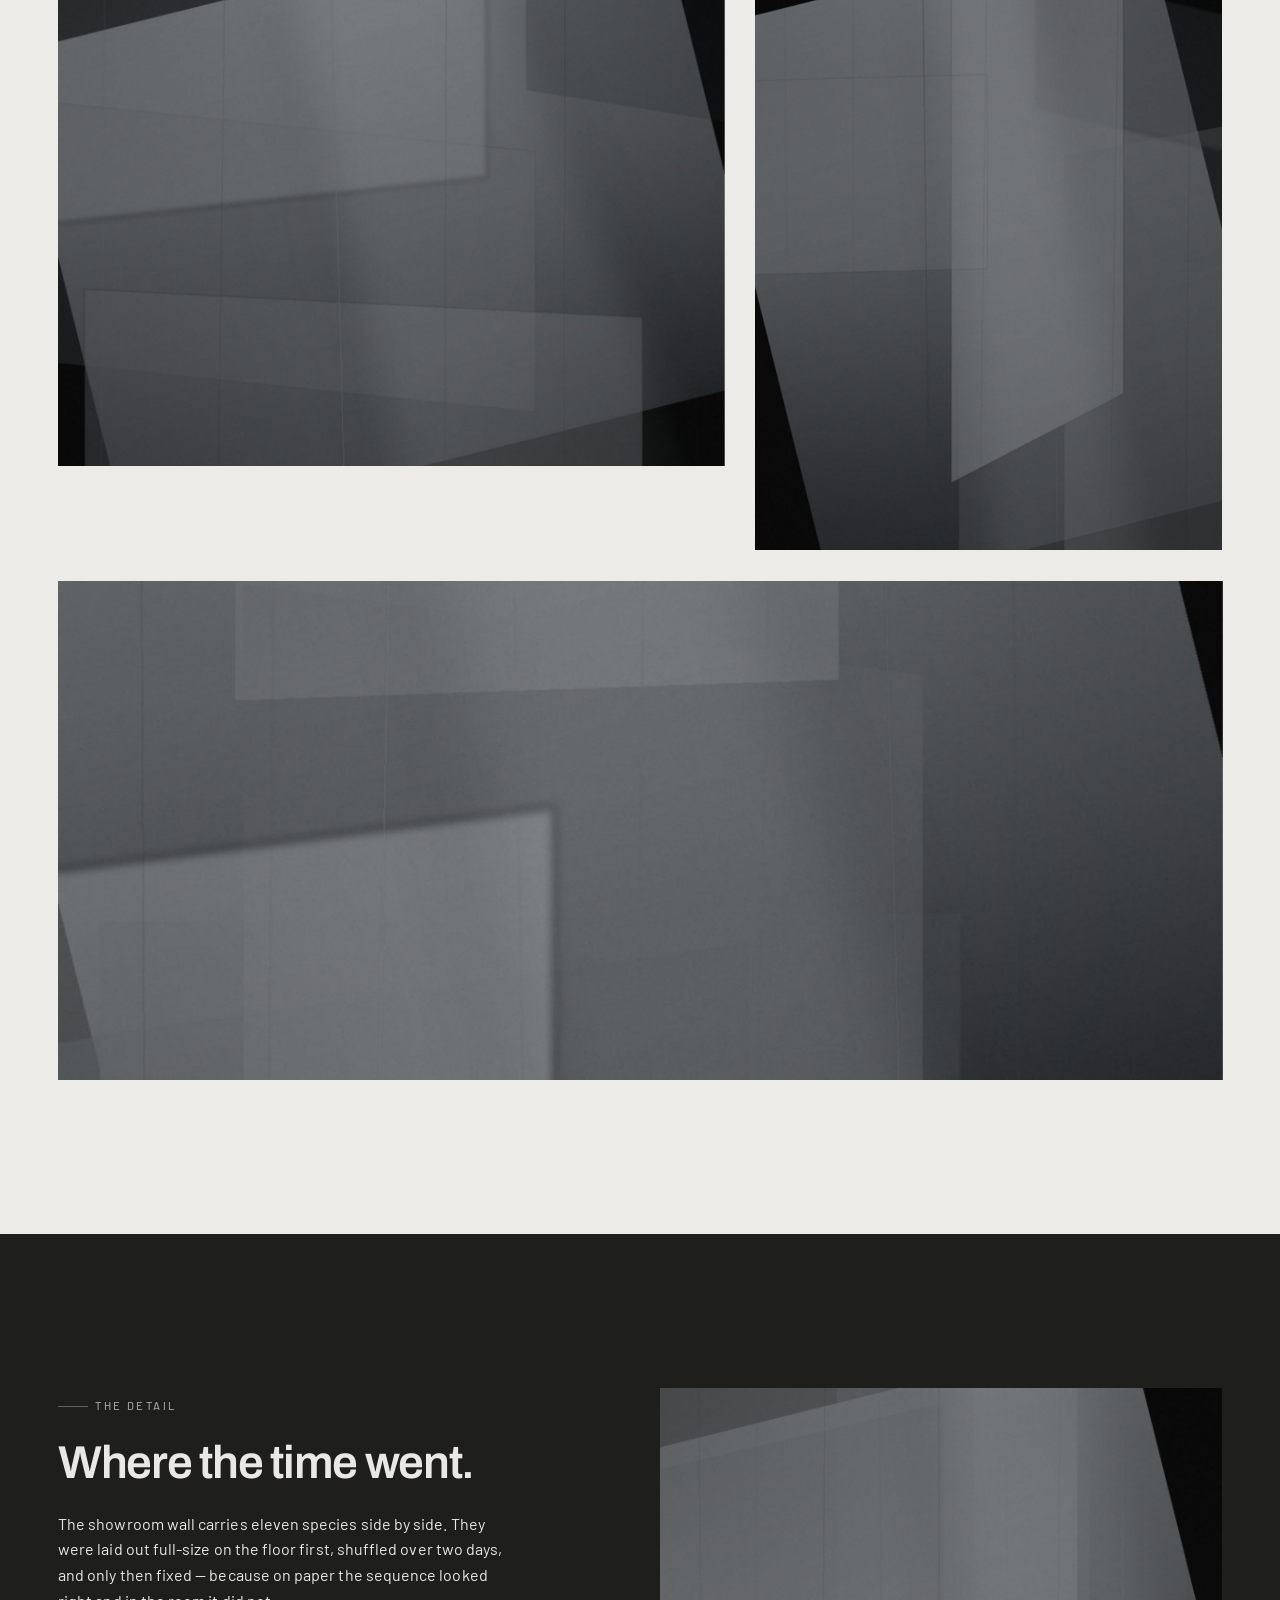
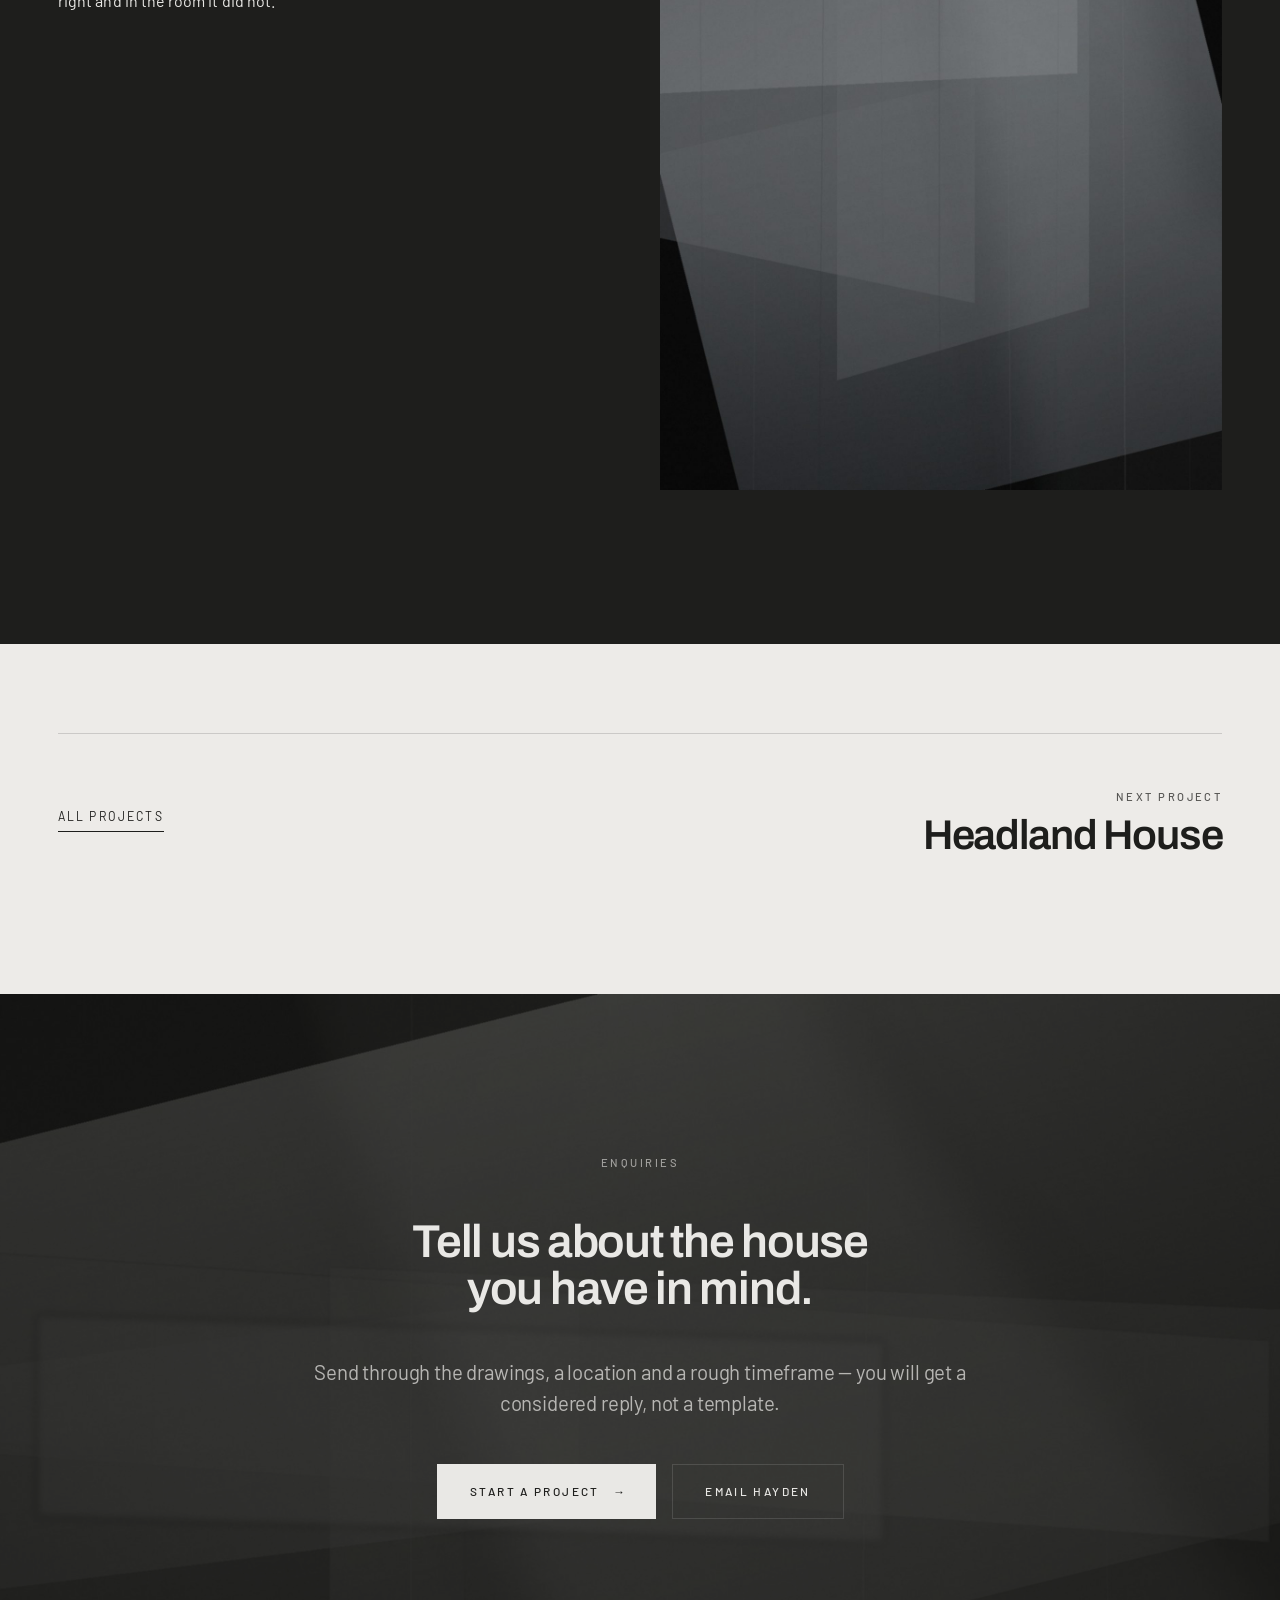
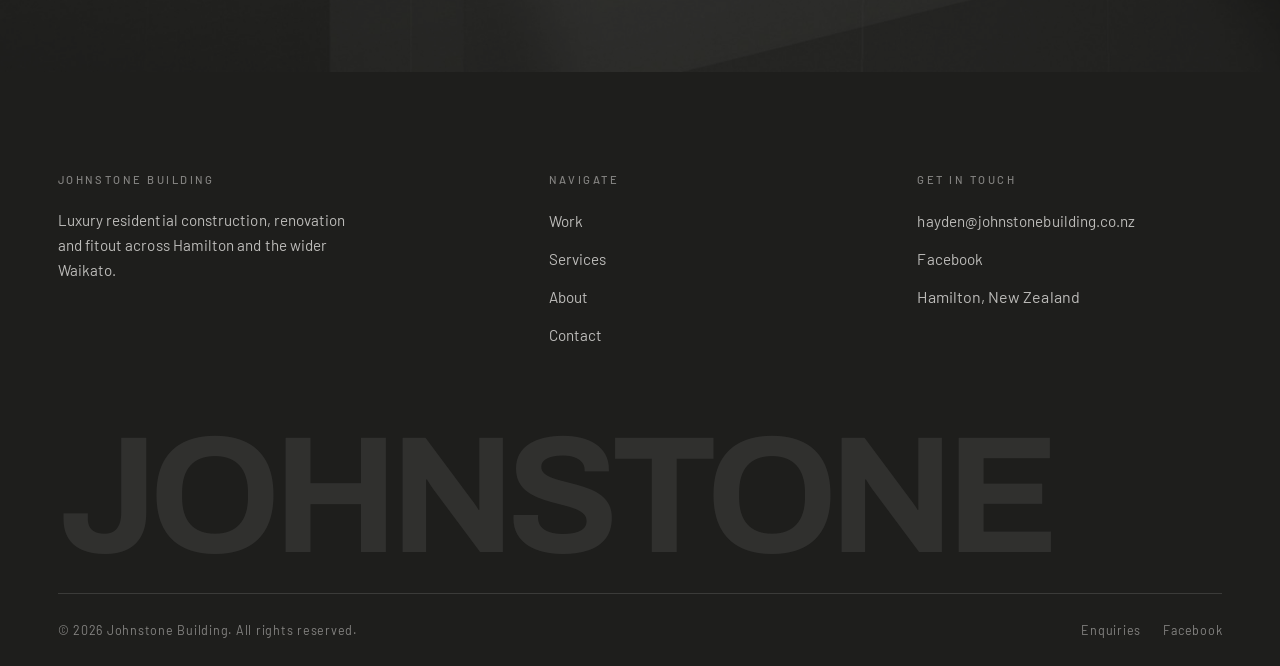
<file: project-showroom.html>
<!doctype html>
<html lang="en-NZ" class="no-js">
<head>
<meta charset="utf-8">
<meta name="viewport" content="width=device-width, initial-scale=1">
<title>The Timber Showroom — Johnstone Building</title>
<meta name="description" content="When the client sells timber, the fitout is the sample. Every surface had to be a product they could point at and quote.">
<link rel="canonical" href="https://johnstonebuilding.co.nz/project-showroom.html">

<meta property="og:type" content="website">
<meta property="og:site_name" content="Johnstone Building">
<meta property="og:title" content="The Timber Showroom — Johnstone Building">
<meta property="og:description" content="When the client sells timber, the fitout is the sample. Every surface had to be a product they could point at and quote.">
<meta property="og:url" content="https://johnstonebuilding.co.nz/project-showroom.html">
<meta property="og:image" content="https://johnstonebuilding.co.nz/assets/img/project-showroom-hero.jpg">
<meta name="twitter:card" content="summary_large_image">
<meta name="theme-color" content="#1E1E1C">

<link rel="icon" href="assets/favicon.svg" type="image/svg+xml">
<link rel="apple-touch-icon" href="assets/favicon.svg">
<link rel="manifest" href="site.webmanifest">

<link rel="preconnect" href="https://fonts.googleapis.com">
<link rel="preconnect" href="https://fonts.gstatic.com" crossorigin>
<link rel="stylesheet" href="https://fonts.googleapis.com/css2?family=Archivo:wght@400;500;600;700&family=Barlow:wght@300;400;500&display=swap">
<link rel="stylesheet" href="assets/css/site.css">
</head>
<body>

<div class="preloader" aria-hidden="true">
  <div class="preloader-mark"><span>Johnstone</span><span>Building</span></div>
</div>

<a class="skip-link" href="#main">Skip to content</a>
<header class="site-header ">
  <div class="header-inner">
    <a class="brand" href="index.html" aria-label="Johnstone Building — home"><span class="brand-mark" aria-hidden="true"></span><span class="brand-name">Johnstone</span><span class="brand-sub">Building</span></a>
    <nav class="nav" aria-label="Primary">
      <a href="work.html">Work</a>
      <a href="services.html">Services</a>
      <a href="about.html">About</a>
      <a href="contact.html">Contact</a>
    </nav>
    <a class="header-cta" href="contact.html">Start a project</a>
    <button class="menu-btn" type="button" aria-expanded="false" aria-controls="menu">
      <span class="menu-btn-label">Menu</span><i aria-hidden="true"></i>
    </button>
  </div>
</header>

<div class="menu" id="menu" aria-hidden="true">
  <nav aria-label="Mobile">
    <ul class="menu-list">
      <li><a href="index.html">Home</a></li>
      <li><a href="work.html">Work</a></li>
      <li><a href="services.html">Services</a></li>
      <li><a href="about.html">About</a></li>
      <li><a href="contact.html">Contact</a></li>
    </ul>
  </nav>
  <div class="menu-foot">
    <a href="mailto:hayden@johnstonebuilding.co.nz">hayden@johnstonebuilding.co.nz</a>
    <a href="https://www.facebook.com/JohnstoneBuilding/" target="_blank" rel="noopener">Facebook</a>
    <span>Hamilton, New Zealand</span>
  </div>
</div>
<main id="main">

<section class="page-hero page-hero--image dark">
  <div class="hero-bg" data-parallax="0.12">
    <img src="assets/img/project-showroom-hero.jpg" alt="The Timber Showroom — completed view" fetchpriority="high" width="2400" height="1000">
  </div>
  <div class="wrap" style="position:relative;z-index:1;padding-bottom:clamp(2rem,5vw,4rem)">
    <p class="label" data-reveal="fade" style="color:rgba(233,232,229,.68)">Commercial fitout &middot; Auckland</p>
    <h1 class="h1" data-reveal="fade" data-split>The Timber Showroom</h1>
    <p class="lead" data-reveal="fade" style="color:rgba(233,232,229,.72);--delay:.3s">A timber distributor's new premises in industrial Auckland, turned into an elegant showroom for its own products.</p>
  </div>
</section>

<section class="section">
  <div class="wrap">
    <dl class="spec-list" data-reveal>
      <div class="spec"><dt>Type</dt><dd>Commercial fitout</dd></div>
      <div class="spec"><dt>Location</dt><dd>Auckland</dd></div>
      <div class="spec"><dt>Completed</dt><dd>2023</dd></div>
      <div class="spec"><dt>Design</dt><dd>Client brief, developed on site</dd></div>
      <div class="spec"><dt>Scale</dt><dd>Showroom and office, 260m²</dd></div>
      <div class="spec"><dt>Role</dt><dd>Main contractor</dd></div>
    </dl>
  </div>
</section>

<section class="section section--flush-top">
  <div class="wrap grid">
    <div class="col-5 statement" data-reveal><p>When the client sells timber, the fitout is the sample. Every surface had to be a product they could point at and quote.</p></div>
    <div class="col-5 start-8 stack" data-reveal style="--delay:.12s">
      <p>The brief was straightforward and unforgiving: build the office so that the timber does the talking. That meant a lot of species in one room, and a discipline about where each one starts and stops so it reads as a considered palette rather than a display rack.</p>
      <p class="muted">Structure was left exposed and painted out, so the eye goes to the joinery. Lighting was set out against the timber, not the ceiling grid, and the reception face was built as a single unbroken run with no visible fixings.</p>
    </div>
  </div>
</section>

<section class="section section--flush-top">
  <div class="wrap gallery">
    <figure class="g-7 media media--zoom ratio-43" data-reveal="mask">
      <img src="assets/img/project-showroom-01.jpg" alt="The Timber Showroom — interior view" loading="lazy" width="1400" height="1050">
    </figure>
    <figure class="g-5 media media--zoom ratio-45" data-reveal="mask">
      <img src="assets/img/project-showroom-02.jpg" alt="The Timber Showroom — detail" loading="lazy" width="1200" height="1500">
    </figure>
    <figure class="g-12 media media--zoom ratio-21" data-reveal="mask">
      <img src="assets/img/project-showroom-03.jpg" alt="The Timber Showroom — wide view" loading="lazy" width="1400" height="1050">
    </figure>
  </div>
</section>

<section class="section dark">
  <div class="wrap grid">
    <div class="col-5 stack" data-reveal>
      <p class="label">The detail</p>
      <h2 class="h2">Where the time went.</h2>
      <p>The showroom wall carries eleven species side by side. They were laid out full-size on the floor first, shuffled over two days, and only then fixed — because on paper the sequence looked right and in the room it did not.</p>
    </div>
    <figure class="col-6 start-7 media media--zoom ratio-45" data-reveal="mask">
      <img src="assets/img/project-showroom-04.jpg" alt="The Timber Showroom — finished detail" loading="lazy" width="1200" height="1500">
    </figure>
  </div>
</section>

<section class="section section--tight">
  <div class="wrap">
    <div class="pager">
      <a class="link-underline" href="work.html">All projects</a>
      <a class="next" href="project-headland.html" style="text-align:right">
        <span class="label no-rule">Next project</span>
        <h3>Headland House</h3>
      </a>
    </div>
  </div>
</section>
<section class="cta dark">
  <div class="cta-bg" aria-hidden="true">
    <img src="assets/img/cta-wide.jpg" alt="" loading="lazy" width="2400" height="1000">
  </div>
  <div class="wrap stack-lg">
    <p class="label no-rule" style="justify-content:center;color:rgba(233,232,229,.6)" data-reveal="fade">Enquiries</p>
    <h2 class="h2" data-reveal="fade">Tell us about the house you have in mind.</h2>
    <p class="lead" data-reveal="fade">Send through the drawings, a location and a rough timeframe — you will get a considered reply, not a template.</p>
    <div class="cta-actions" data-reveal="fade">
      <a class="btn" href="contact.html">Start a project <span class="arrow" aria-hidden="true">&rarr;</span></a>
      <a class="btn btn--ghost" href="mailto:hayden@johnstonebuilding.co.nz">Email Hayden</a>
    </div>
  </div>
</section>
</main>
<footer class="site-footer">
  <div class="wrap">
    <div class="footer-top">
      <div class="footer-col">
        <h4>Johnstone Building</h4>
        <p style="max-width:34ch">Luxury residential construction, renovation and fitout across Hamilton and the wider Waikato.</p>
      </div>
      <div class="footer-col">
        <h4>Navigate</h4>
        <ul>
          <li><a href="work.html">Work</a></li>
          <li><a href="services.html">Services</a></li>
          <li><a href="about.html">About</a></li>
          <li><a href="contact.html">Contact</a></li>
        </ul>
      </div>
      <div class="footer-col">
        <h4>Get in touch</h4>
        <ul>
          <li><a href="mailto:hayden@johnstonebuilding.co.nz">hayden@johnstonebuilding.co.nz</a></li>
          <!-- TODO: confirm phone number, then un-comment.
          <li><a href="tel:+6421000000">+64 21 000 000</a></li> -->
          <li><a href="https://www.facebook.com/JohnstoneBuilding/" target="_blank" rel="noopener">Facebook</a></li>
          <li><span style="color:rgba(233,232,229,.78)">Hamilton, New Zealand</span></li>
        </ul>
      </div>
    </div>

    <div class="footer-wordmark" aria-hidden="true">Johnstone</div>

    <div class="footer-bottom">
      <span>&copy; <span data-year>2026</span> Johnstone Building. All rights reserved.</span>
      <ul>
        <li><a href="contact.html">Enquiries</a></li>
        <li><a href="https://www.facebook.com/JohnstoneBuilding/" target="_blank" rel="noopener">Facebook</a></li>
      </ul>
    </div>
  </div>
</footer>

<script src="assets/js/site.js" defer></script>
</body>
</html>
</file>
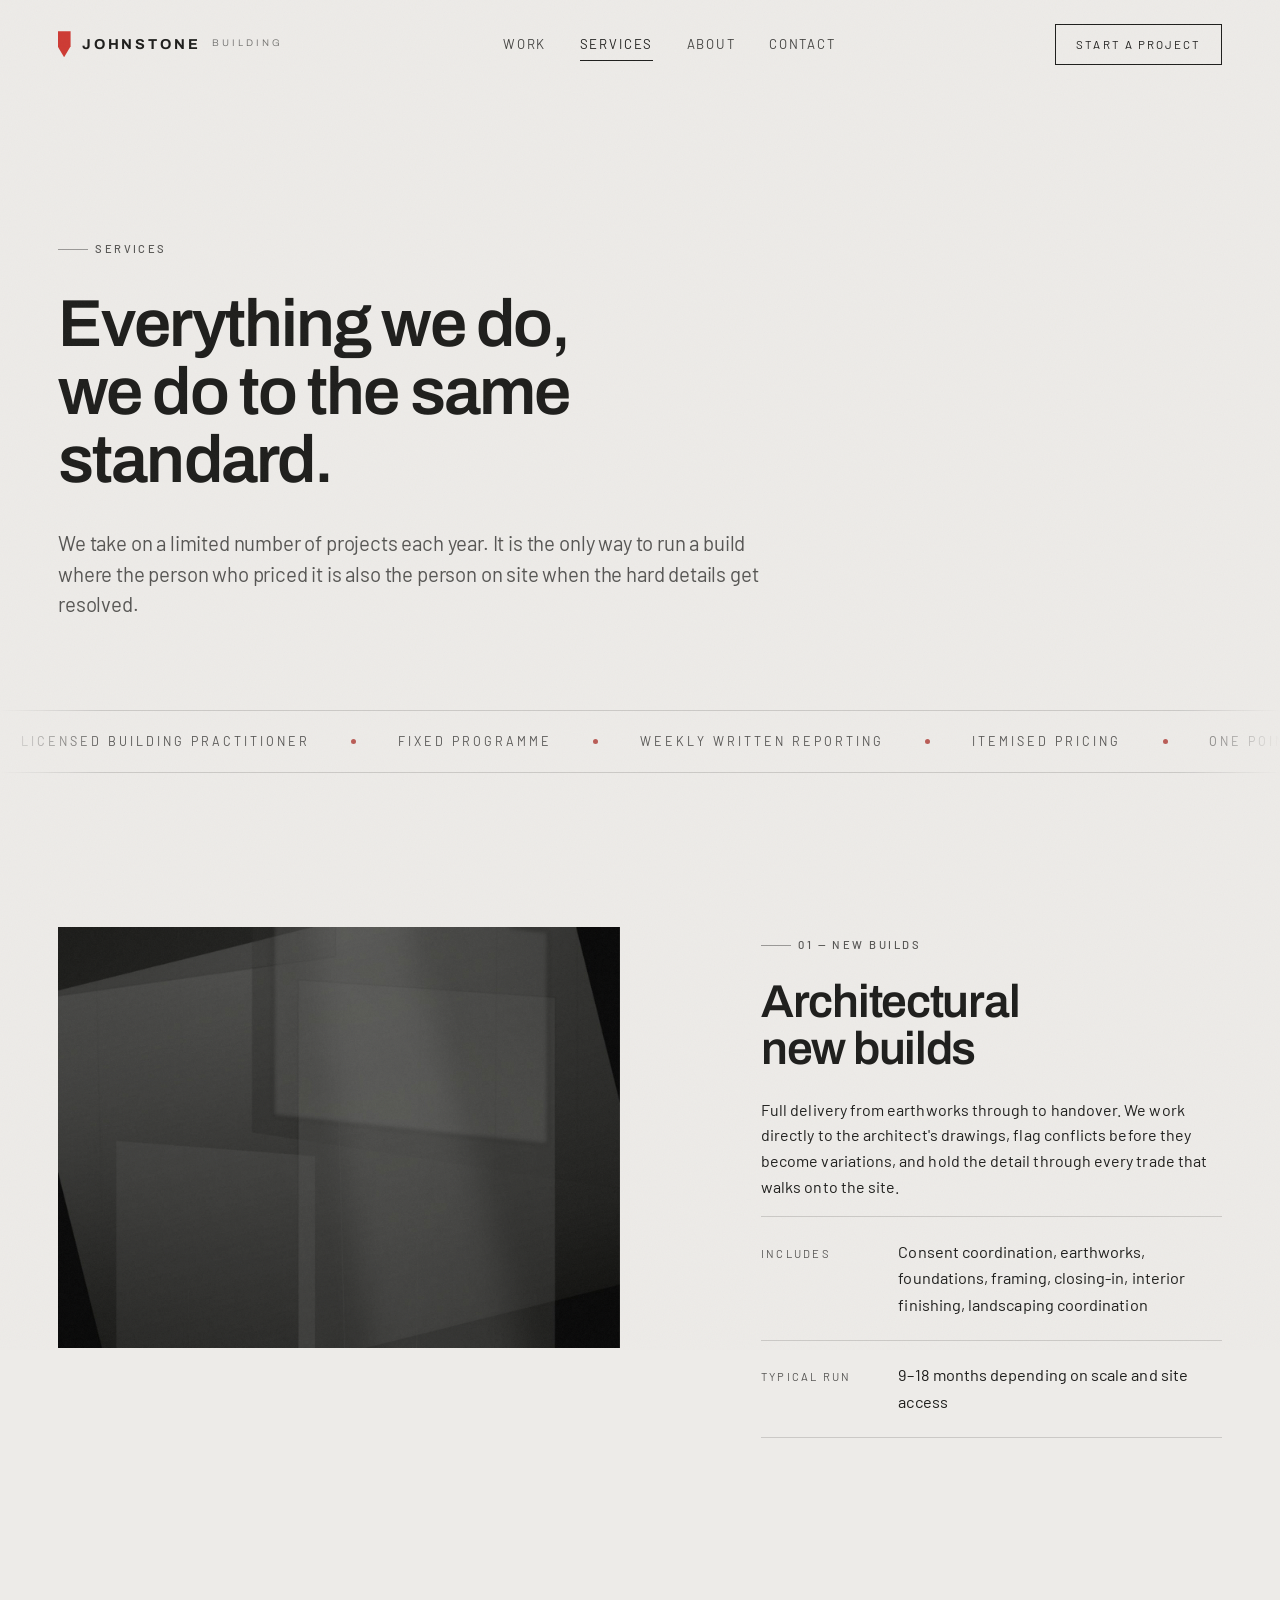
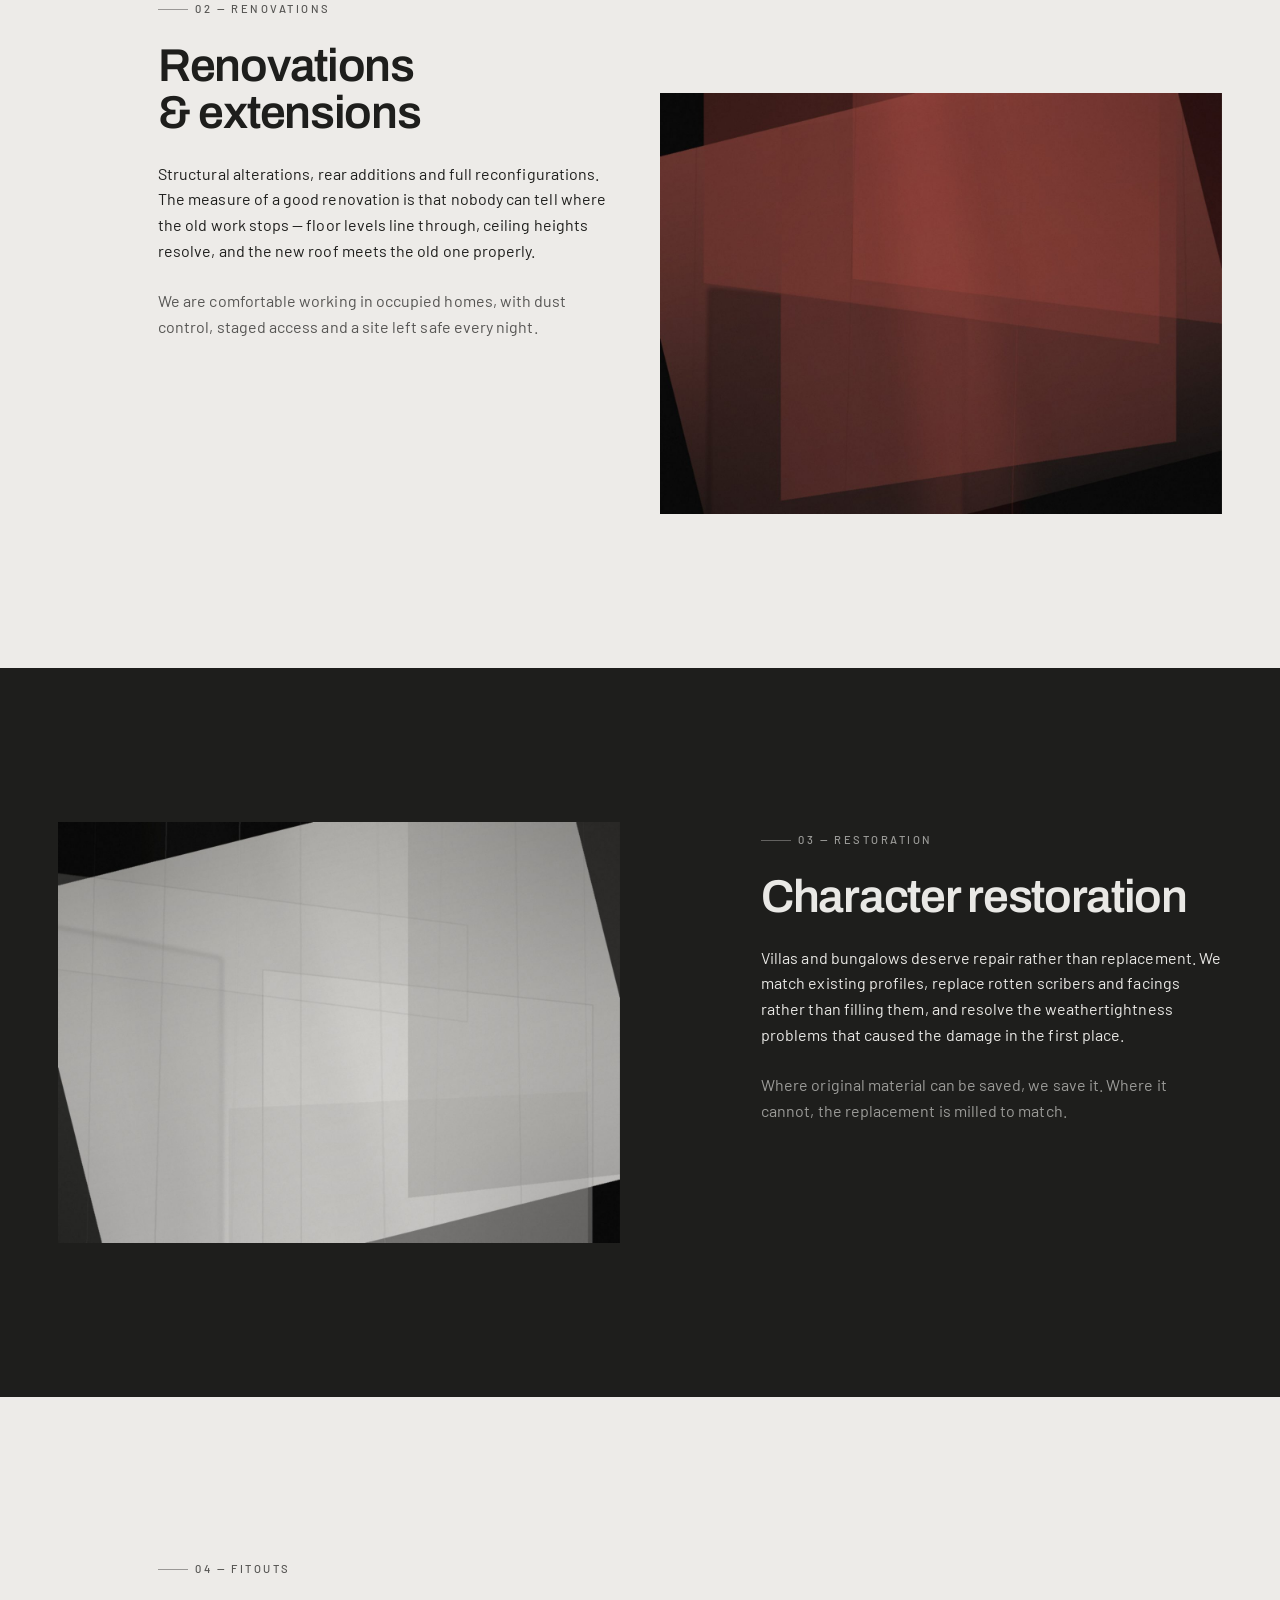
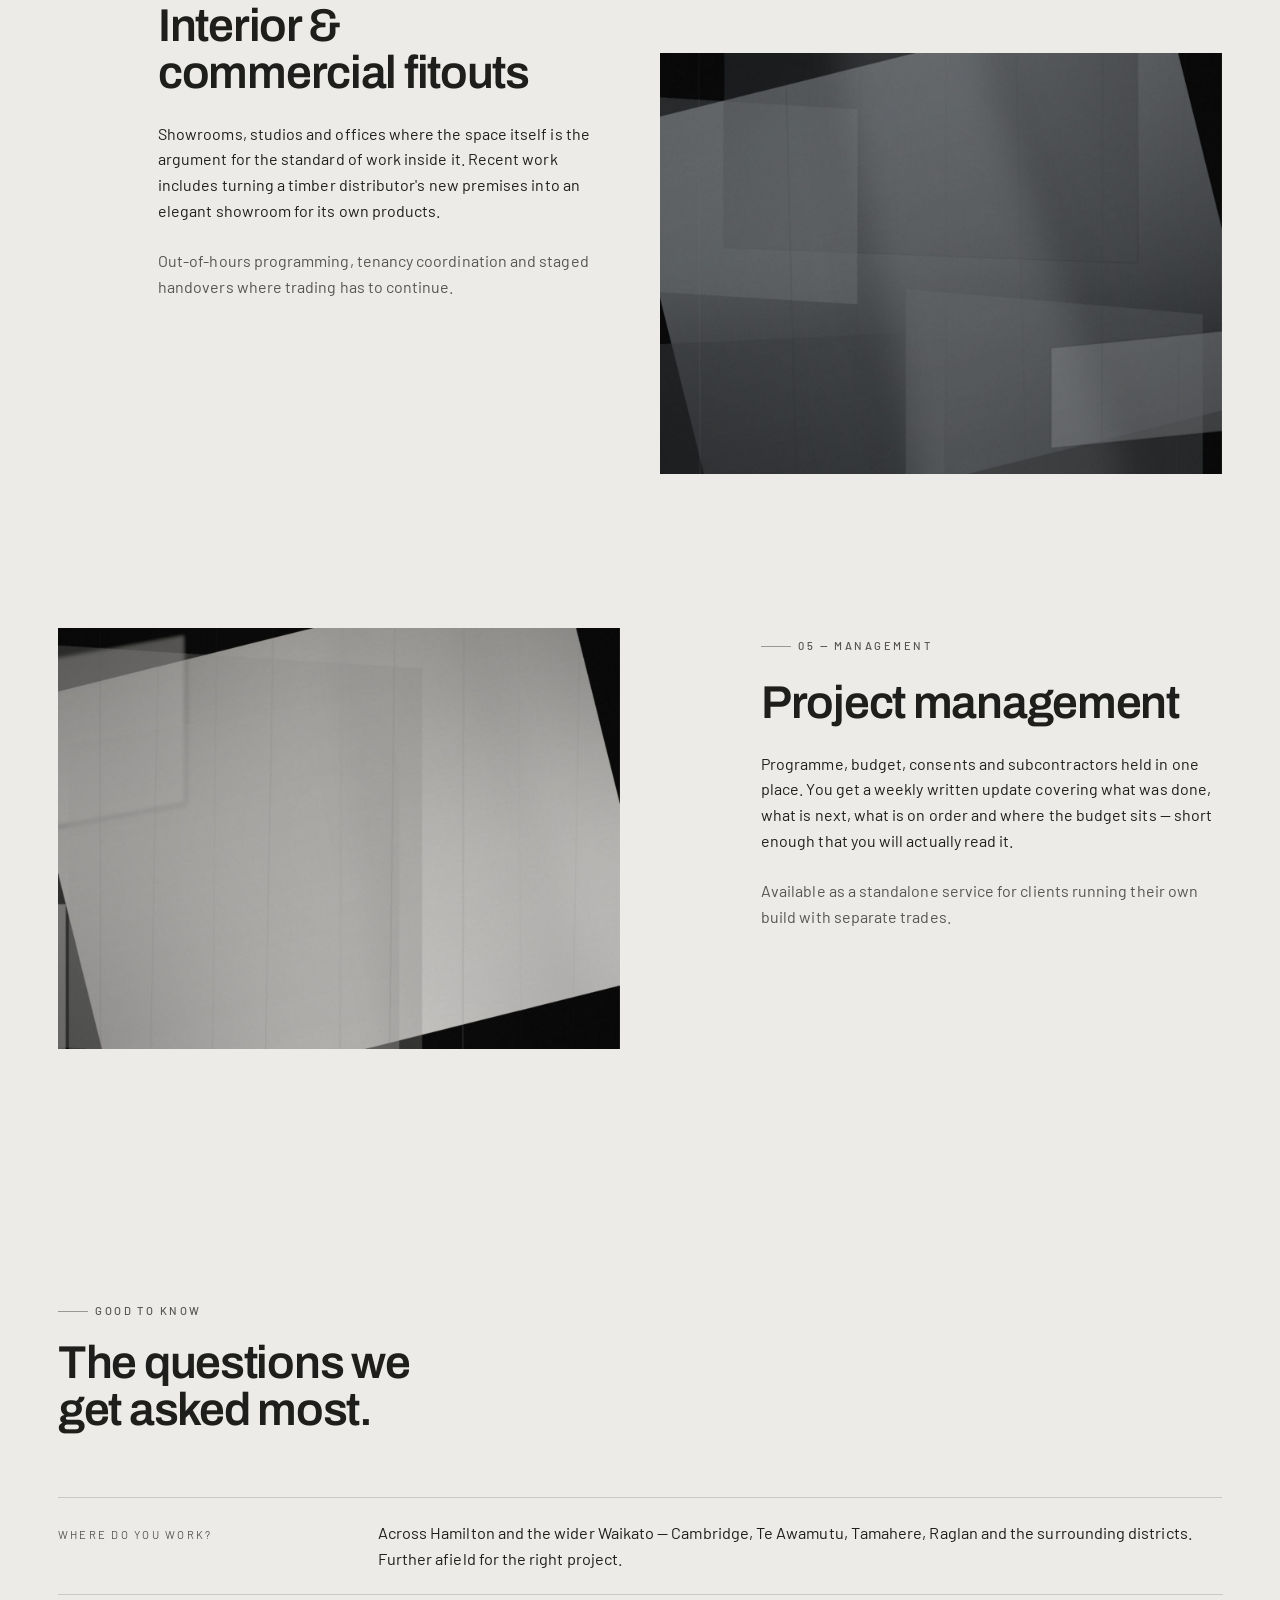
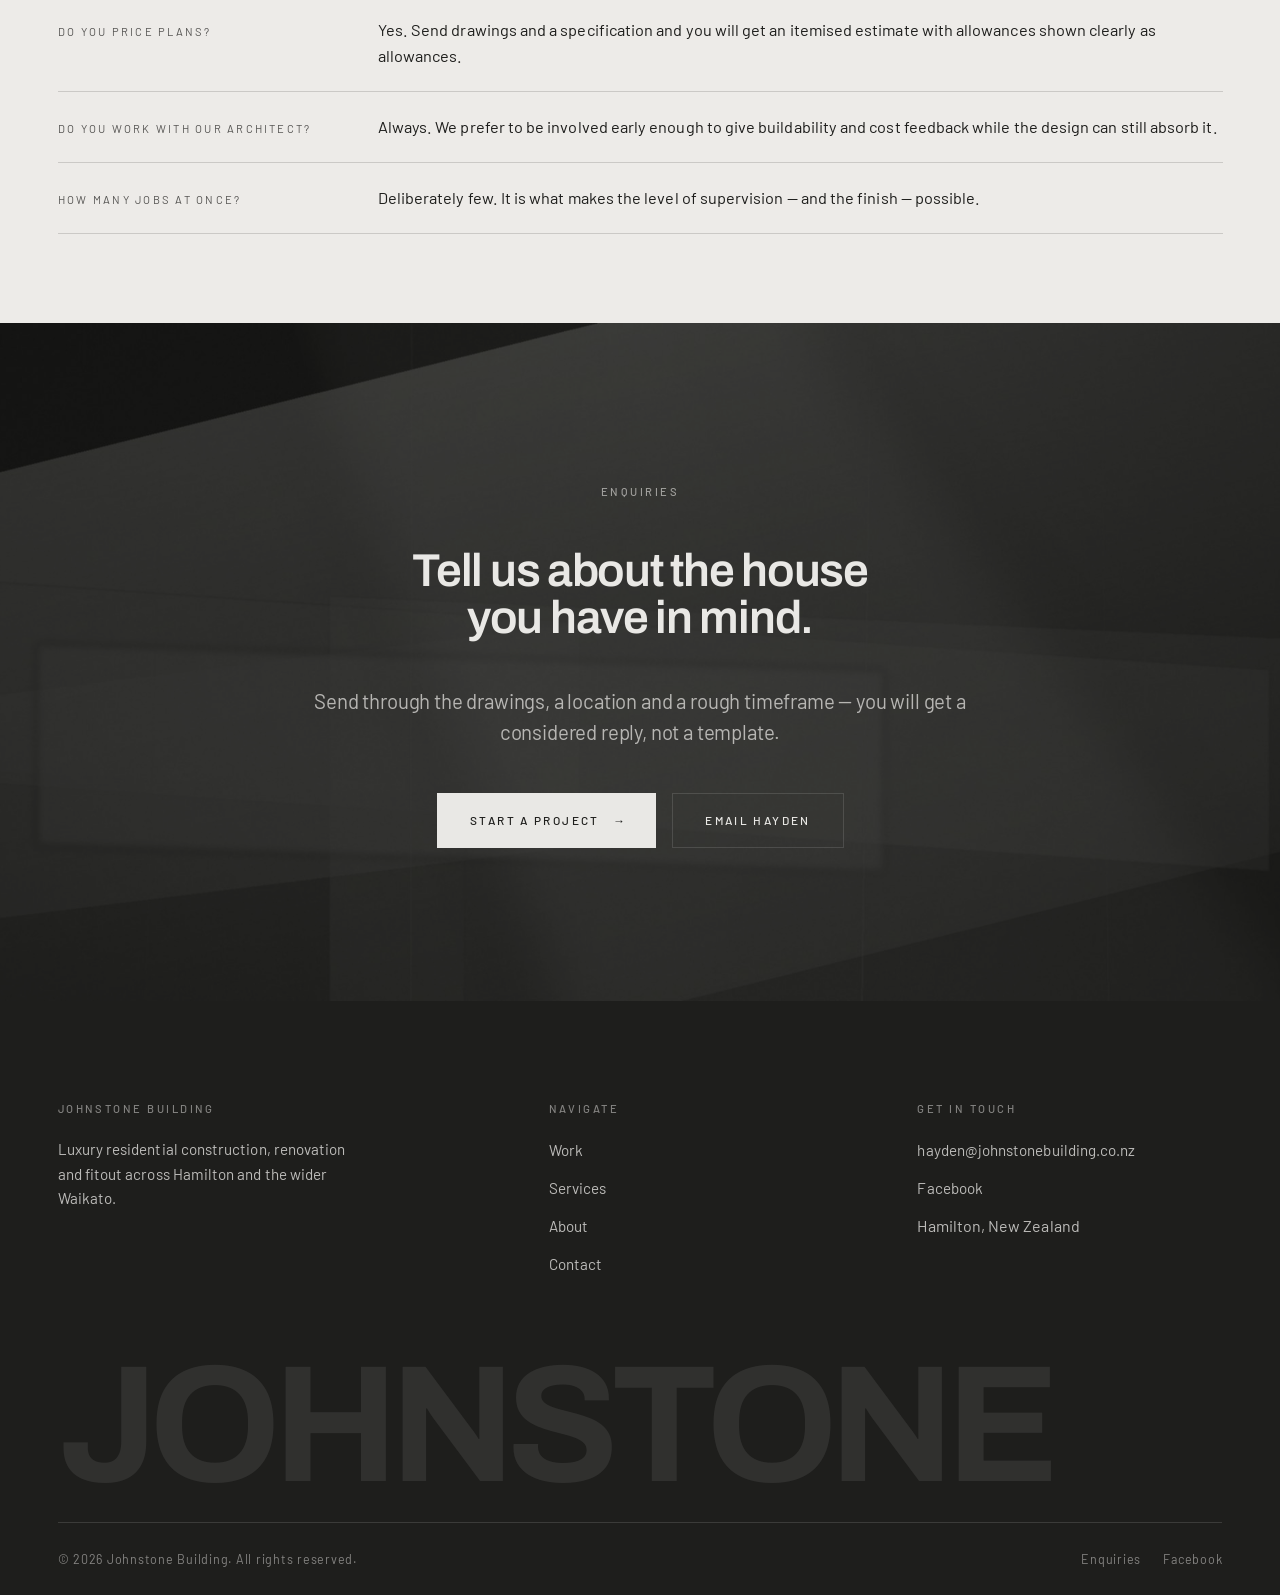
<file: services.html>
<!doctype html>
<html lang="en-NZ" class="no-js">
<head>
<meta charset="utf-8">
<meta name="viewport" content="width=device-width, initial-scale=1">
<title>Services — Johnstone Building</title>
<meta name="description" content="New builds, renovations and extensions, character restoration, interior and commercial fitouts, and full project management across Hamilton and the Waikato.">
<link rel="canonical" href="https://johnstonebuilding.co.nz/services.html">

<meta property="og:type" content="website">
<meta property="og:site_name" content="Johnstone Building">
<meta property="og:title" content="Services — Johnstone Building">
<meta property="og:description" content="New builds, renovations and extensions, character restoration, interior and commercial fitouts, and full project management across Hamilton and the Waikato.">
<meta property="og:url" content="https://johnstonebuilding.co.nz/services.html">
<meta property="og:image" content="https://johnstonebuilding.co.nz/assets/img/service-newbuild.jpg">
<meta name="twitter:card" content="summary_large_image">
<meta name="theme-color" content="#1E1E1C">

<link rel="icon" href="assets/favicon.svg" type="image/svg+xml">
<link rel="apple-touch-icon" href="assets/favicon.svg">
<link rel="manifest" href="site.webmanifest">

<link rel="preconnect" href="https://fonts.googleapis.com">
<link rel="preconnect" href="https://fonts.gstatic.com" crossorigin>
<link rel="stylesheet" href="https://fonts.googleapis.com/css2?family=Archivo:wght@400;500;600;700&family=Barlow:wght@300;400;500&display=swap">
<link rel="stylesheet" href="assets/css/site.css">
</head>
<body>

<div class="preloader" aria-hidden="true">
  <div class="preloader-mark"><span>Johnstone</span><span>Building</span></div>
</div>

<a class="skip-link" href="#main">Skip to content</a>
<header class="site-header on-light">
  <div class="header-inner">
    <a class="brand" href="index.html" aria-label="Johnstone Building — home"><span class="brand-mark" aria-hidden="true"></span><span class="brand-name">Johnstone</span><span class="brand-sub">Building</span></a>
    <nav class="nav" aria-label="Primary">
      <a href="work.html">Work</a>
      <a href="services.html">Services</a>
      <a href="about.html">About</a>
      <a href="contact.html">Contact</a>
    </nav>
    <a class="header-cta" href="contact.html">Start a project</a>
    <button class="menu-btn" type="button" aria-expanded="false" aria-controls="menu">
      <span class="menu-btn-label">Menu</span><i aria-hidden="true"></i>
    </button>
  </div>
</header>

<div class="menu" id="menu" aria-hidden="true">
  <nav aria-label="Mobile">
    <ul class="menu-list">
      <li><a href="index.html">Home</a></li>
      <li><a href="work.html">Work</a></li>
      <li><a href="services.html">Services</a></li>
      <li><a href="about.html">About</a></li>
      <li><a href="contact.html">Contact</a></li>
    </ul>
  </nav>
  <div class="menu-foot">
    <a href="mailto:hayden@johnstonebuilding.co.nz">hayden@johnstonebuilding.co.nz</a>
    <a href="https://www.facebook.com/JohnstoneBuilding/" target="_blank" rel="noopener">Facebook</a>
    <span>Hamilton, New Zealand</span>
  </div>
</div>
<main id="main">

<section class="page-hero">
  <div class="wrap">
    <p class="label eyebrow" data-reveal="fade">Services</p>
    <h1 class="h1" data-reveal="fade" data-split>Everything we do,<br>we do to the same<br>standard.</h1>
    <p class="lead" data-reveal="fade" style="--delay:.3s">We take on a limited number of projects each year. It is the only way to run a build where the person who priced it is also the person on site when the hard details get resolved.</p>
  </div>
</section>

<div class="marquee" aria-hidden="true">
  <div class="marquee-track">
    <span>Licensed Building Practitioner</span>
    <span>Fixed programme</span>
    <span>Weekly written reporting</span>
    <span>Itemised pricing</span>
    <span>One point of contact</span>
    <span>Post-handover support</span>
  </div>
</div>

<section class="section" id="new-builds">
  <div class="wrap grid">
    <figure class="col-6 media media--zoom ratio-43" data-reveal="mask">
      <img src="assets/img/service-newbuild.jpg" alt="A new build under construction, framing squared and lines held true" loading="lazy" width="1400" height="1050">
    </figure>
    <div class="col-5 start-8 stack" data-reveal>
      <p class="label">01 — New builds</p>
      <h2 class="h2">Architectural new builds</h2>
      <p>Full delivery from earthworks through to handover. We work directly to the architect's drawings, flag conflicts before they become variations, and hold the detail through every trade that walks onto the site.</p>
      <dl class="detail-list" style="margin-top:1rem">
        <div class="detail-row"><dt>Includes</dt><dd>Consent coordination, earthworks, foundations, framing, closing-in, interior finishing, landscaping coordination</dd></div>
        <div class="detail-row"><dt>Typical run</dt><dd>9&ndash;18 months depending on scale and site access</dd></div>
      </dl>
    </div>
  </div>
</section>

<section class="section section--flush-top" id="renovations">
  <div class="wrap grid">
    <div class="col-5 start-2 stack" data-reveal>
      <p class="label">02 — Renovations</p>
      <h2 class="h2">Renovations &amp; extensions</h2>
      <p>Structural alterations, rear additions and full reconfigurations. The measure of a good renovation is that nobody can tell where the old work stops — floor levels line through, ceiling heights resolve, and the new roof meets the old one properly.</p>
      <p class="muted">We are comfortable working in occupied homes, with dust control, staged access and a site left safe every night.</p>
    </div>
    <figure class="col-6 start-7 media media--zoom ratio-43 offset-media" data-reveal="mask">
      <img src="assets/img/service-renovation.jpg" alt="An extension meeting an existing house, junctions resolved cleanly" loading="lazy" width="1400" height="1050">
    </figure>
  </div>
</section>

<section class="section dark" id="restoration">
  <div class="wrap grid">
    <figure class="col-6 media media--zoom ratio-43" data-reveal="mask">
      <img src="assets/img/service-architectural.jpg" alt="Restored timber detailing on a period Waikato home" loading="lazy" width="1400" height="1050">
    </figure>
    <div class="col-5 start-8 stack" data-reveal>
      <p class="label">03 — Restoration</p>
      <h2 class="h2">Character restoration</h2>
      <p>Villas and bungalows deserve repair rather than replacement. We match existing profiles, replace rotten scribers and facings rather than filling them, and resolve the weathertightness problems that caused the damage in the first place.</p>
      <p class="muted">Where original material can be saved, we save it. Where it cannot, the replacement is milled to match.</p>
    </div>
  </div>
</section>

<section class="section" id="fitouts">
  <div class="wrap grid">
    <div class="col-5 start-2 stack" data-reveal>
      <p class="label">04 — Fitouts</p>
      <h2 class="h2">Interior &amp; commercial fitouts</h2>
      <p>Showrooms, studios and offices where the space itself is the argument for the standard of work inside it. Recent work includes turning a timber distributor's new premises into an elegant showroom for its own products.</p>
      <p class="muted">Out-of-hours programming, tenancy coordination and staged handovers where trading has to continue.</p>
    </div>
    <figure class="col-6 start-7 media media--zoom ratio-43 offset-media" data-reveal="mask">
      <img src="assets/img/service-commercial.jpg" alt="A completed commercial fitout with bespoke timber detailing" loading="lazy" width="1400" height="1050">
    </figure>
  </div>
</section>

<section class="section section--flush-top" id="management">
  <div class="wrap grid">
    <figure class="col-6 media media--zoom ratio-43" data-reveal="mask">
      <img src="assets/img/service-management.jpg" alt="Drawings, programme and samples laid out on site" loading="lazy" width="1400" height="1050">
    </figure>
    <div class="col-5 start-8 stack" data-reveal>
      <p class="label">05 — Management</p>
      <h2 class="h2">Project management</h2>
      <p>Programme, budget, consents and subcontractors held in one place. You get a weekly written update covering what was done, what is next, what is on order and where the budget sits — short enough that you will actually read it.</p>
      <p class="muted">Available as a standalone service for clients running their own build with separate trades.</p>
    </div>
  </div>
</section>

<section class="section section--tight">
  <div class="wrap">
    <div class="section-head">
      <div data-reveal><p class="label">Good to know</p><h2 class="h2">The questions we get asked most.</h2></div>
    </div>
    <dl class="detail-list">
      <div class="detail-row" data-reveal><dt>Where do you work?</dt><dd>Across Hamilton and the wider Waikato — Cambridge, Te Awamutu, Tamahere, Raglan and the surrounding districts. Further afield for the right project.</dd></div>
      <div class="detail-row" data-reveal><dt>Do you price plans?</dt><dd>Yes. Send drawings and a specification and you will get an itemised estimate with allowances shown clearly as allowances.</dd></div>
      <div class="detail-row" data-reveal><dt>Do you work with our architect?</dt><dd>Always. We prefer to be involved early enough to give buildability and cost feedback while the design can still absorb it.</dd></div>
      <div class="detail-row" data-reveal><dt>How many jobs at once?</dt><dd>Deliberately few. It is what makes the level of supervision — and the finish — possible.</dd></div>
    </dl>
  </div>
</section>
<section class="cta dark">
  <div class="cta-bg" aria-hidden="true">
    <img src="assets/img/cta-wide.jpg" alt="" loading="lazy" width="2400" height="1000">
  </div>
  <div class="wrap stack-lg">
    <p class="label no-rule" style="justify-content:center;color:rgba(233,232,229,.6)" data-reveal="fade">Enquiries</p>
    <h2 class="h2" data-reveal="fade">Tell us about the house you have in mind.</h2>
    <p class="lead" data-reveal="fade">Send through the drawings, a location and a rough timeframe — you will get a considered reply, not a template.</p>
    <div class="cta-actions" data-reveal="fade">
      <a class="btn" href="contact.html">Start a project <span class="arrow" aria-hidden="true">&rarr;</span></a>
      <a class="btn btn--ghost" href="mailto:hayden@johnstonebuilding.co.nz">Email Hayden</a>
    </div>
  </div>
</section>
</main>
<footer class="site-footer">
  <div class="wrap">
    <div class="footer-top">
      <div class="footer-col">
        <h4>Johnstone Building</h4>
        <p style="max-width:34ch">Luxury residential construction, renovation and fitout across Hamilton and the wider Waikato.</p>
      </div>
      <div class="footer-col">
        <h4>Navigate</h4>
        <ul>
          <li><a href="work.html">Work</a></li>
          <li><a href="services.html">Services</a></li>
          <li><a href="about.html">About</a></li>
          <li><a href="contact.html">Contact</a></li>
        </ul>
      </div>
      <div class="footer-col">
        <h4>Get in touch</h4>
        <ul>
          <li><a href="mailto:hayden@johnstonebuilding.co.nz">hayden@johnstonebuilding.co.nz</a></li>
          <!-- TODO: confirm phone number, then un-comment.
          <li><a href="tel:+6421000000">+64 21 000 000</a></li> -->
          <li><a href="https://www.facebook.com/JohnstoneBuilding/" target="_blank" rel="noopener">Facebook</a></li>
          <li><span style="color:rgba(233,232,229,.78)">Hamilton, New Zealand</span></li>
        </ul>
      </div>
    </div>

    <div class="footer-wordmark" aria-hidden="true">Johnstone</div>

    <div class="footer-bottom">
      <span>&copy; <span data-year>2026</span> Johnstone Building. All rights reserved.</span>
      <ul>
        <li><a href="contact.html">Enquiries</a></li>
        <li><a href="https://www.facebook.com/JohnstoneBuilding/" target="_blank" rel="noopener">Facebook</a></li>
      </ul>
    </div>
  </div>
</footer>

<script src="assets/js/site.js" defer></script>
</body>
</html>
</file>
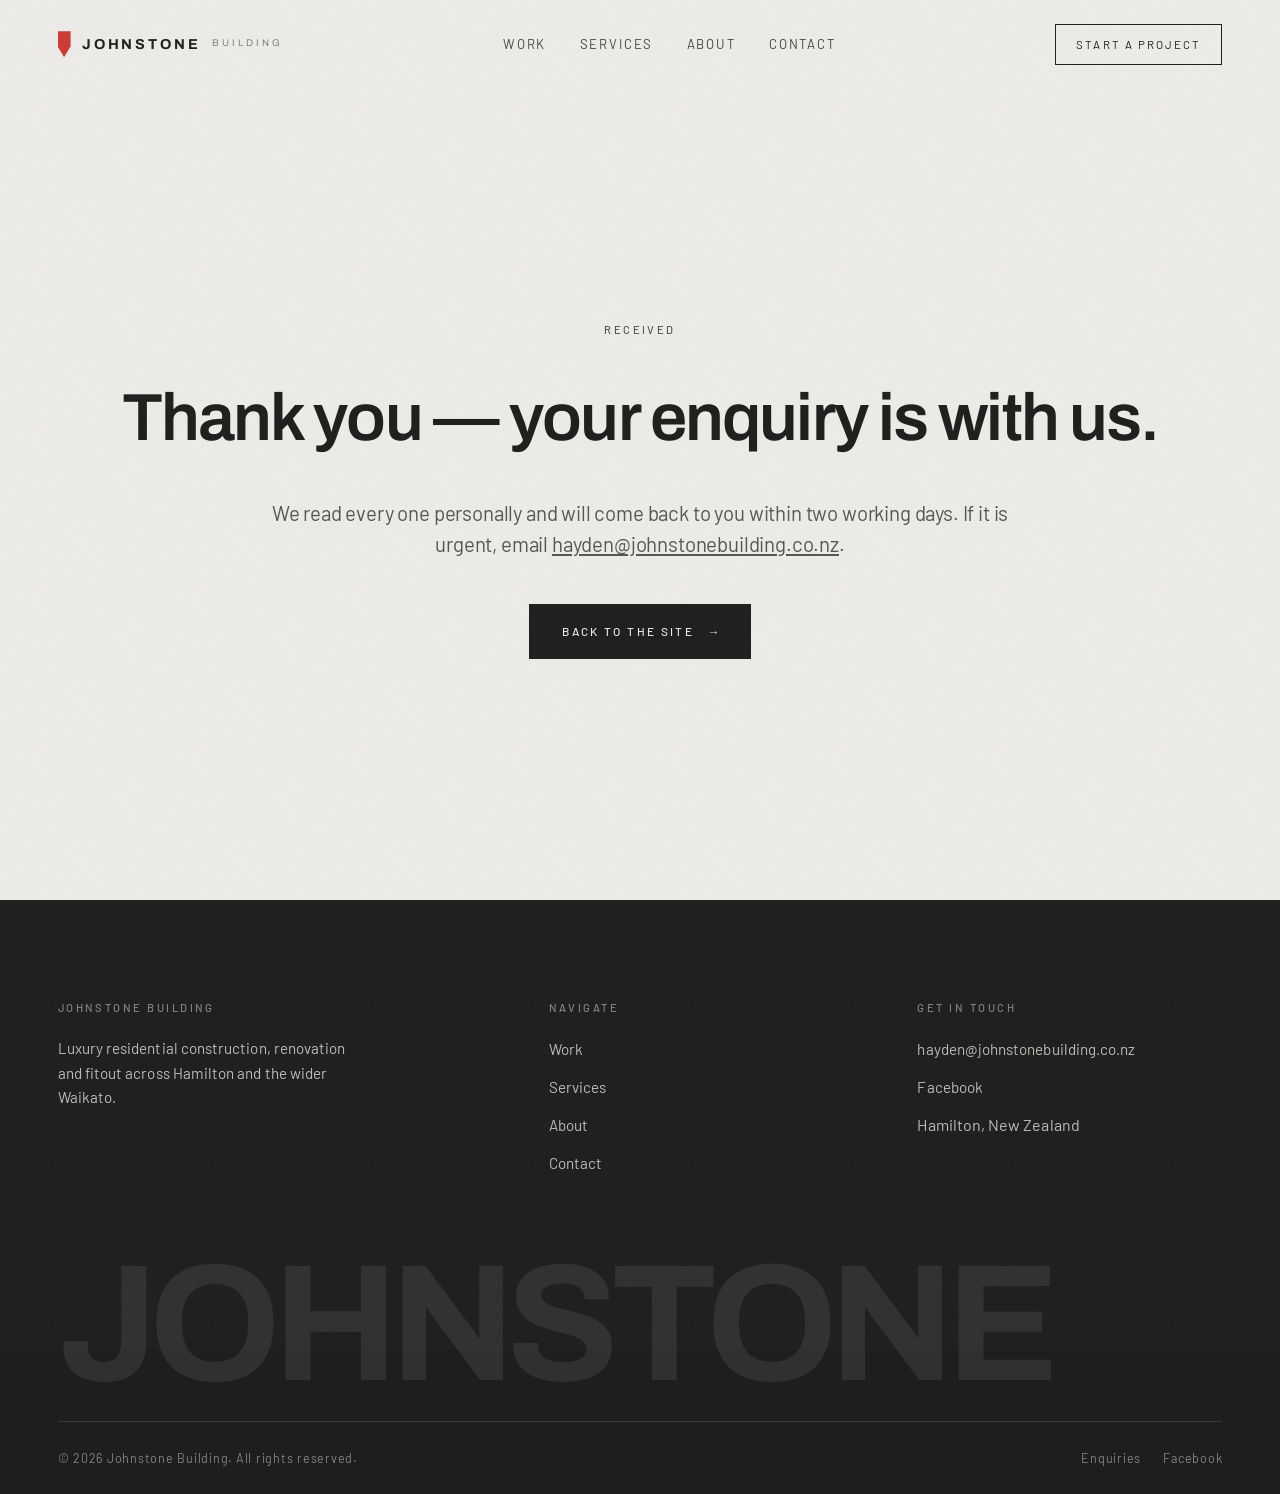
<file: thanks.html>
<!doctype html>
<html lang="en-NZ" class="no-js">
<head>
<meta charset="utf-8">
<meta name="viewport" content="width=device-width, initial-scale=1">
<title>Thank you — Johnstone Building</title>
<meta name="description" content="Your enquiry has been received.">
<link rel="canonical" href="https://johnstonebuilding.co.nz/thanks.html">

<meta property="og:type" content="website">
<meta property="og:site_name" content="Johnstone Building">
<meta property="og:title" content="Thank you — Johnstone Building">
<meta property="og:description" content="Your enquiry has been received.">
<meta property="og:url" content="https://johnstonebuilding.co.nz/thanks.html">
<meta property="og:image" content="https://johnstonebuilding.co.nz/assets/img/cta-wide.jpg">
<meta name="twitter:card" content="summary_large_image">
<meta name="theme-color" content="#1E1E1C">

<link rel="icon" href="assets/favicon.svg" type="image/svg+xml">
<link rel="apple-touch-icon" href="assets/favicon.svg">
<link rel="manifest" href="site.webmanifest">

<link rel="preconnect" href="https://fonts.googleapis.com">
<link rel="preconnect" href="https://fonts.gstatic.com" crossorigin>
<link rel="stylesheet" href="https://fonts.googleapis.com/css2?family=Archivo:wght@400;500;600;700&family=Barlow:wght@300;400;500&display=swap">
<link rel="stylesheet" href="assets/css/site.css">
</head>
<body>

<div class="preloader" aria-hidden="true">
  <div class="preloader-mark"><span>Johnstone</span><span>Building</span></div>
</div>

<a class="skip-link" href="#main">Skip to content</a>
<header class="site-header on-light">
  <div class="header-inner">
    <a class="brand" href="index.html" aria-label="Johnstone Building — home"><span class="brand-mark" aria-hidden="true"></span><span class="brand-name">Johnstone</span><span class="brand-sub">Building</span></a>
    <nav class="nav" aria-label="Primary">
      <a href="work.html">Work</a>
      <a href="services.html">Services</a>
      <a href="about.html">About</a>
      <a href="contact.html">Contact</a>
    </nav>
    <a class="header-cta" href="contact.html">Start a project</a>
    <button class="menu-btn" type="button" aria-expanded="false" aria-controls="menu">
      <span class="menu-btn-label">Menu</span><i aria-hidden="true"></i>
    </button>
  </div>
</header>

<div class="menu" id="menu" aria-hidden="true">
  <nav aria-label="Mobile">
    <ul class="menu-list">
      <li><a href="index.html">Home</a></li>
      <li><a href="work.html">Work</a></li>
      <li><a href="services.html">Services</a></li>
      <li><a href="about.html">About</a></li>
      <li><a href="contact.html">Contact</a></li>
    </ul>
  </nav>
  <div class="menu-foot">
    <a href="mailto:hayden@johnstonebuilding.co.nz">hayden@johnstonebuilding.co.nz</a>
    <a href="https://www.facebook.com/JohnstoneBuilding/" target="_blank" rel="noopener">Facebook</a>
    <span>Hamilton, New Zealand</span>
  </div>
</div>
<main id="main">
<section class="center-screen">
  <div class="wrap stack-lg">
    <p class="label no-rule" style="justify-content:center">Received</p>
    <h1 class="h1">Thank you — your enquiry is with us.</h1>
    <p class="lead" style="margin-inline:auto">We read every one personally and will come back to you within two working days. If it is urgent, email <a href="mailto:hayden@johnstonebuilding.co.nz" style="text-decoration:underline">hayden@johnstonebuilding.co.nz</a>.</p>
    <p><a class="btn" href="index.html">Back to the site <span class="arrow" aria-hidden="true">&rarr;</span></a></p>
  </div>
</section>
</main>
<footer class="site-footer">
  <div class="wrap">
    <div class="footer-top">
      <div class="footer-col">
        <h4>Johnstone Building</h4>
        <p style="max-width:34ch">Luxury residential construction, renovation and fitout across Hamilton and the wider Waikato.</p>
      </div>
      <div class="footer-col">
        <h4>Navigate</h4>
        <ul>
          <li><a href="work.html">Work</a></li>
          <li><a href="services.html">Services</a></li>
          <li><a href="about.html">About</a></li>
          <li><a href="contact.html">Contact</a></li>
        </ul>
      </div>
      <div class="footer-col">
        <h4>Get in touch</h4>
        <ul>
          <li><a href="mailto:hayden@johnstonebuilding.co.nz">hayden@johnstonebuilding.co.nz</a></li>
          <!-- TODO: confirm phone number, then un-comment.
          <li><a href="tel:+6421000000">+64 21 000 000</a></li> -->
          <li><a href="https://www.facebook.com/JohnstoneBuilding/" target="_blank" rel="noopener">Facebook</a></li>
          <li><span style="color:rgba(233,232,229,.78)">Hamilton, New Zealand</span></li>
        </ul>
      </div>
    </div>

    <div class="footer-wordmark" aria-hidden="true">Johnstone</div>

    <div class="footer-bottom">
      <span>&copy; <span data-year>2026</span> Johnstone Building. All rights reserved.</span>
      <ul>
        <li><a href="contact.html">Enquiries</a></li>
        <li><a href="https://www.facebook.com/JohnstoneBuilding/" target="_blank" rel="noopener">Facebook</a></li>
      </ul>
    </div>
  </div>
</footer>

<script src="assets/js/site.js" defer></script>
</body>
</html>
</file>
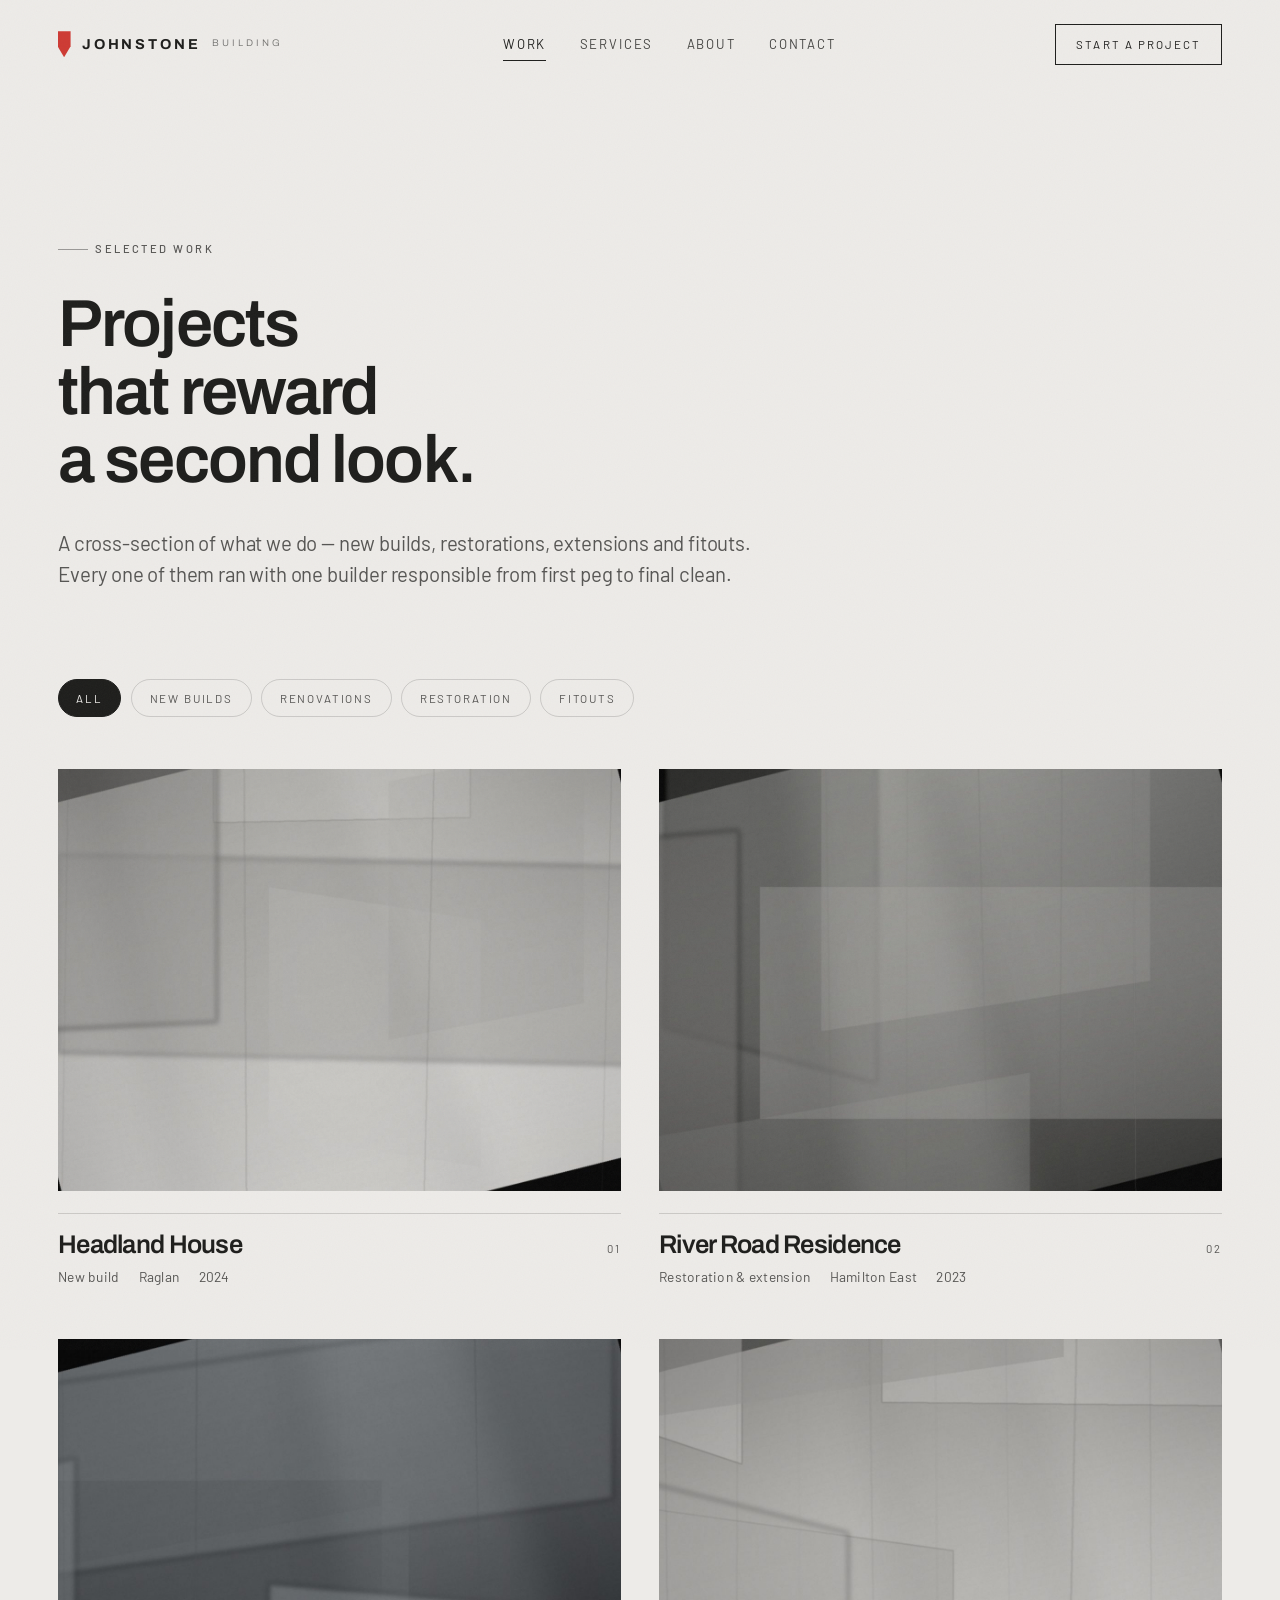
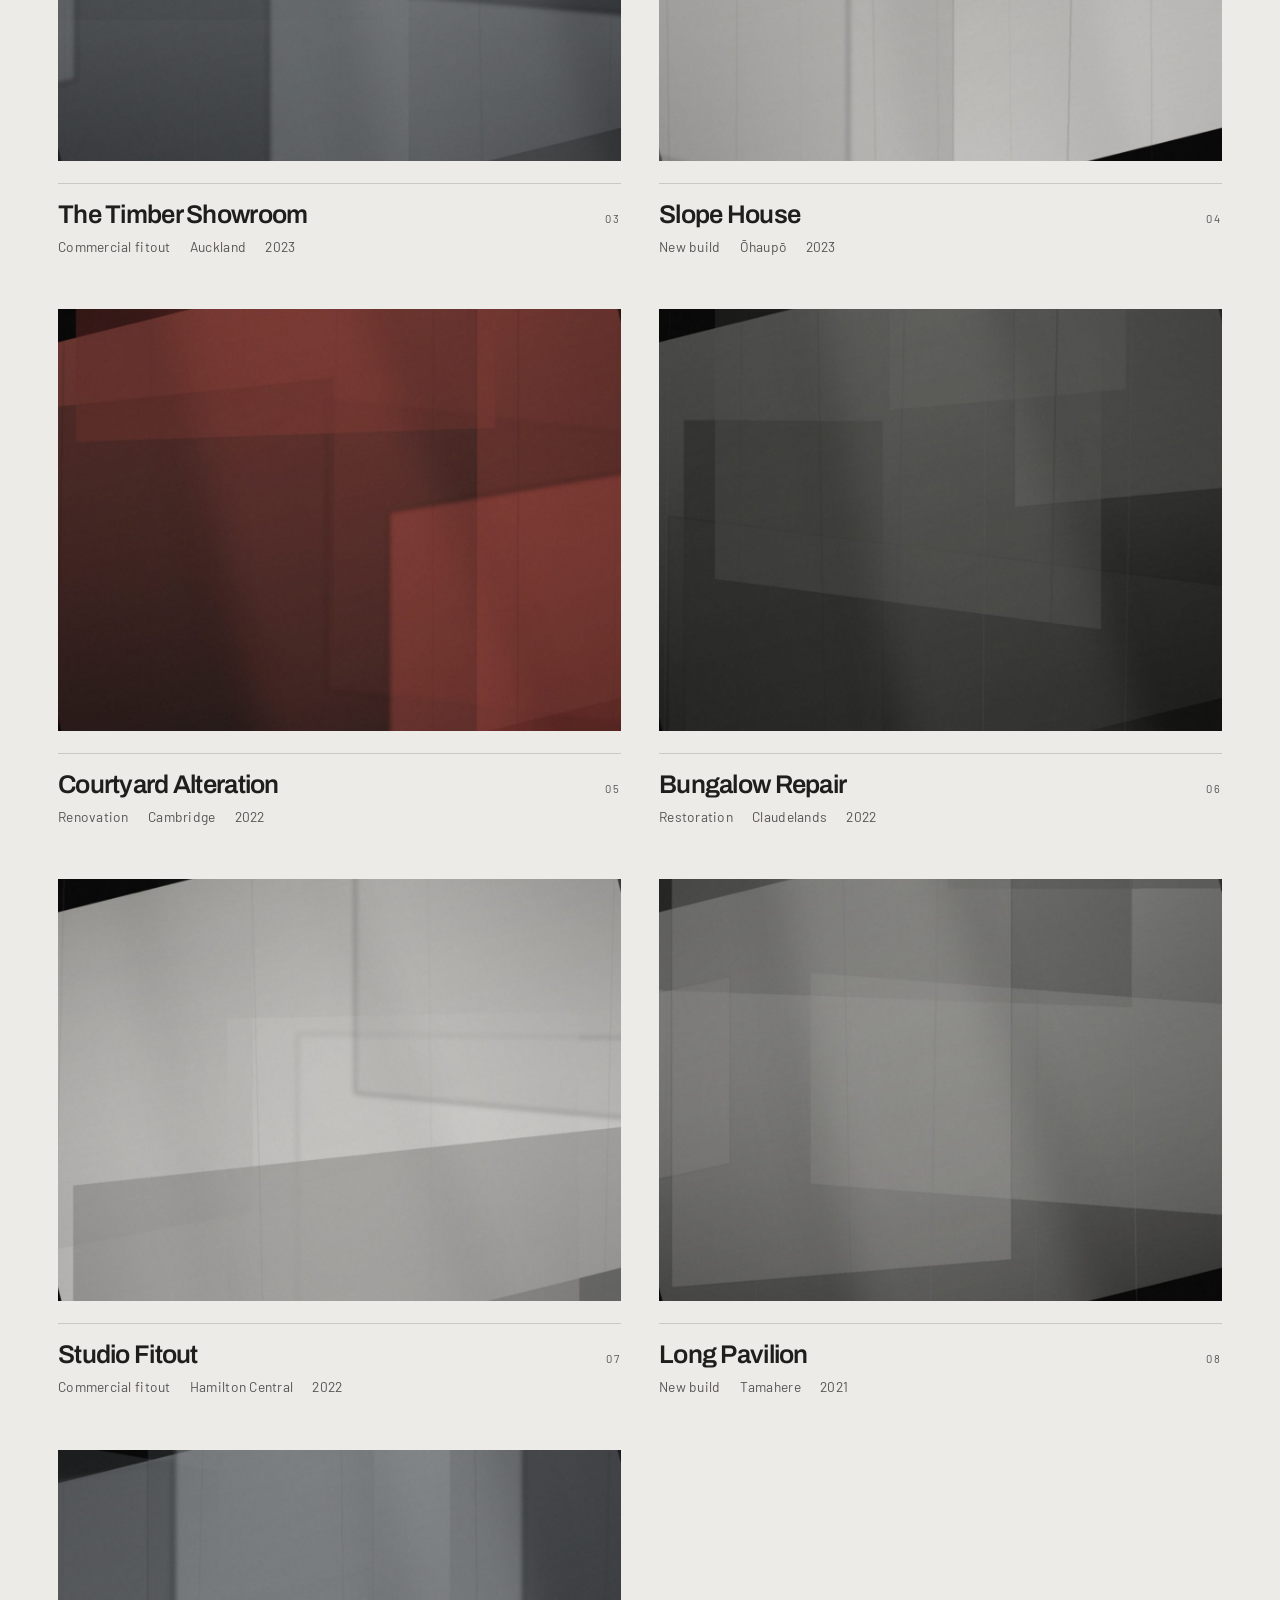
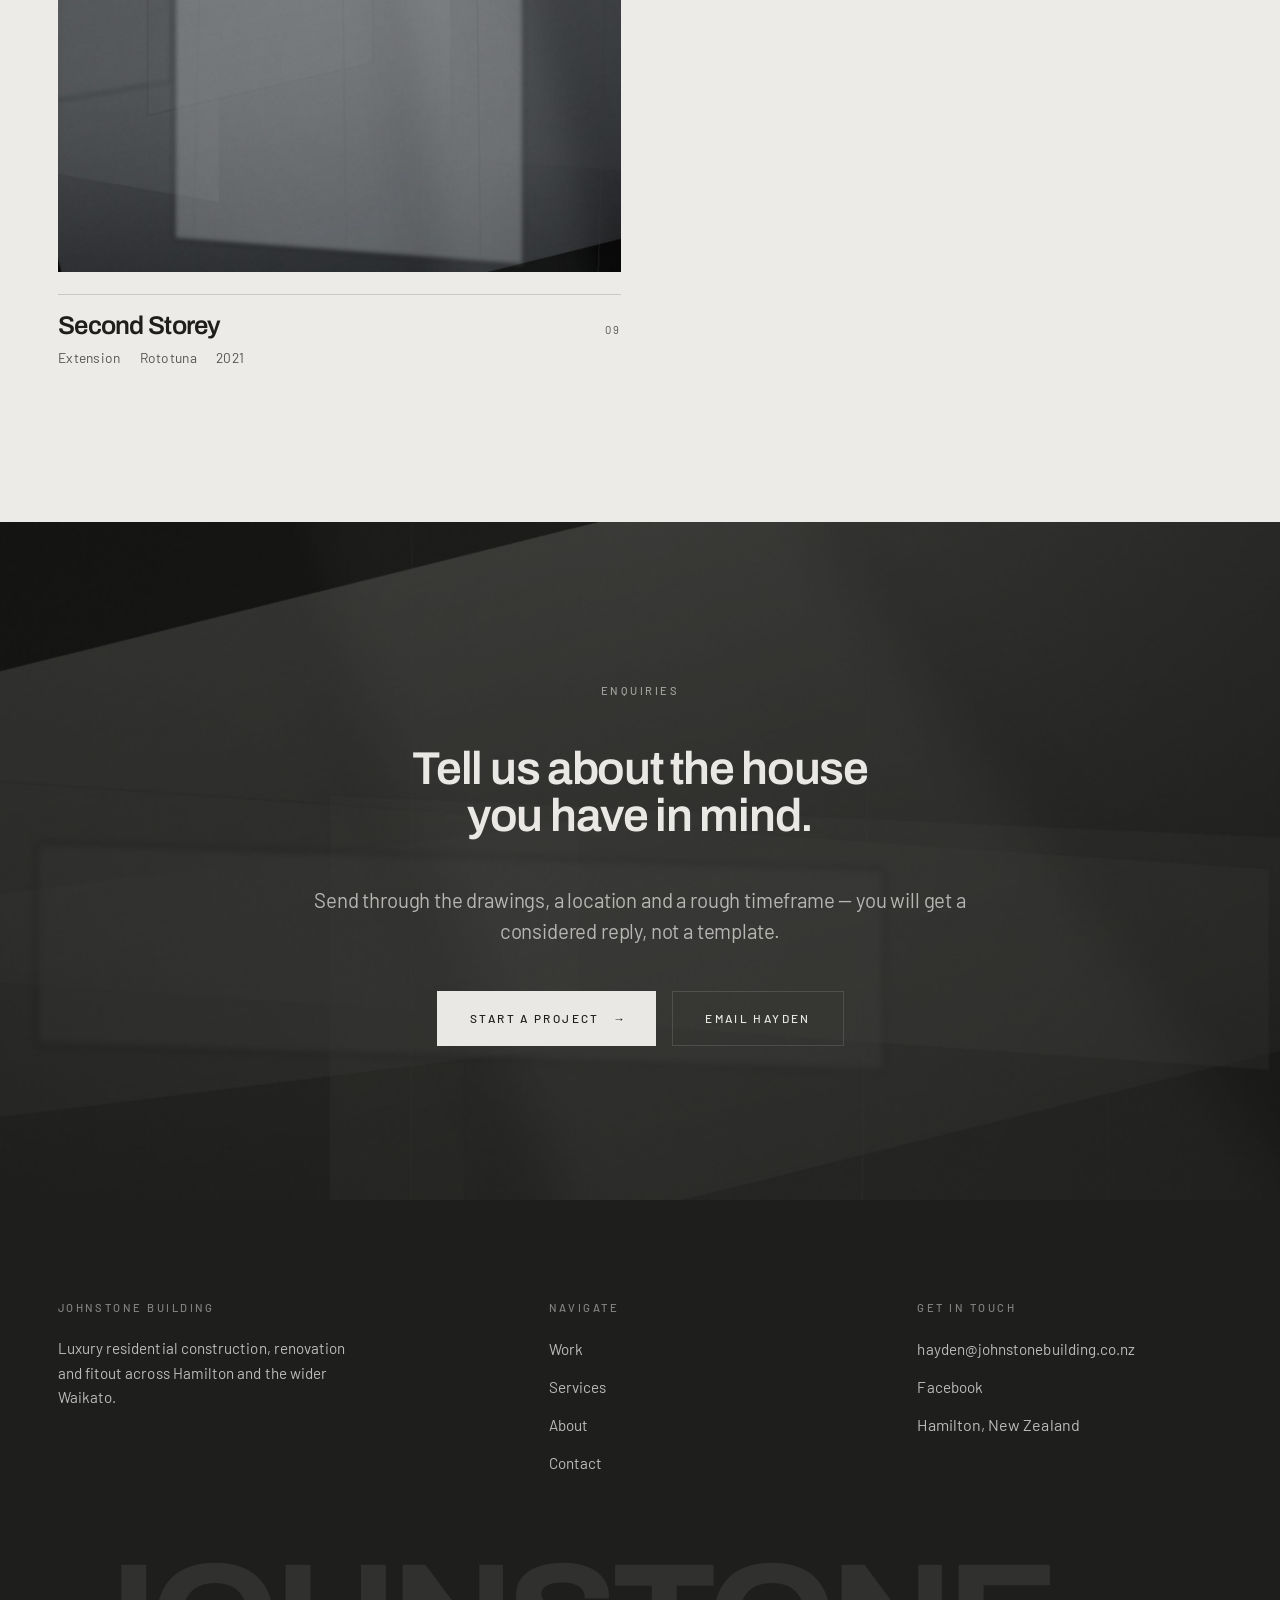
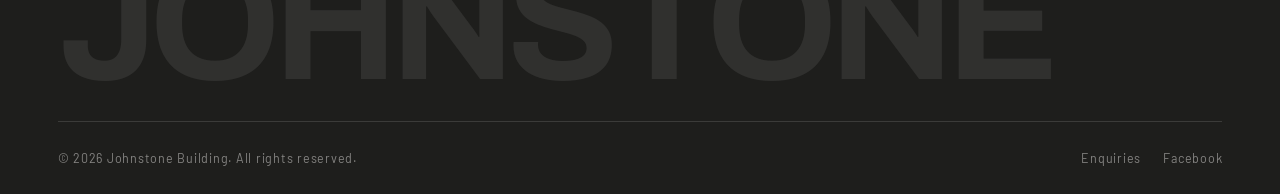
<file: work.html>
<!doctype html>
<html lang="en-NZ" class="no-js">
<head>
<meta charset="utf-8">
<meta name="viewport" content="width=device-width, initial-scale=1">
<title>Work — Johnstone Building</title>
<meta name="description" content="Selected Waikato projects by Johnstone Building: architectural new builds, restorations, extensions and high-end interior fitouts.">
<link rel="canonical" href="https://johnstonebuilding.co.nz/work.html">

<meta property="og:type" content="website">
<meta property="og:site_name" content="Johnstone Building">
<meta property="og:title" content="Work — Johnstone Building">
<meta property="og:description" content="Selected Waikato projects by Johnstone Building: architectural new builds, restorations, extensions and high-end interior fitouts.">
<meta property="og:url" content="https://johnstonebuilding.co.nz/work.html">
<meta property="og:image" content="https://johnstonebuilding.co.nz/assets/img/work-01.jpg">
<meta name="twitter:card" content="summary_large_image">
<meta name="theme-color" content="#1E1E1C">

<link rel="icon" href="assets/favicon.svg" type="image/svg+xml">
<link rel="apple-touch-icon" href="assets/favicon.svg">
<link rel="manifest" href="site.webmanifest">

<link rel="preconnect" href="https://fonts.googleapis.com">
<link rel="preconnect" href="https://fonts.gstatic.com" crossorigin>
<link rel="stylesheet" href="https://fonts.googleapis.com/css2?family=Archivo:wght@400;500;600;700&family=Barlow:wght@300;400;500&display=swap">
<link rel="stylesheet" href="assets/css/site.css">
</head>
<body>

<div class="preloader" aria-hidden="true">
  <div class="preloader-mark"><span>Johnstone</span><span>Building</span></div>
</div>

<a class="skip-link" href="#main">Skip to content</a>
<header class="site-header on-light">
  <div class="header-inner">
    <a class="brand" href="index.html" aria-label="Johnstone Building — home"><span class="brand-mark" aria-hidden="true"></span><span class="brand-name">Johnstone</span><span class="brand-sub">Building</span></a>
    <nav class="nav" aria-label="Primary">
      <a href="work.html">Work</a>
      <a href="services.html">Services</a>
      <a href="about.html">About</a>
      <a href="contact.html">Contact</a>
    </nav>
    <a class="header-cta" href="contact.html">Start a project</a>
    <button class="menu-btn" type="button" aria-expanded="false" aria-controls="menu">
      <span class="menu-btn-label">Menu</span><i aria-hidden="true"></i>
    </button>
  </div>
</header>

<div class="menu" id="menu" aria-hidden="true">
  <nav aria-label="Mobile">
    <ul class="menu-list">
      <li><a href="index.html">Home</a></li>
      <li><a href="work.html">Work</a></li>
      <li><a href="services.html">Services</a></li>
      <li><a href="about.html">About</a></li>
      <li><a href="contact.html">Contact</a></li>
    </ul>
  </nav>
  <div class="menu-foot">
    <a href="mailto:hayden@johnstonebuilding.co.nz">hayden@johnstonebuilding.co.nz</a>
    <a href="https://www.facebook.com/JohnstoneBuilding/" target="_blank" rel="noopener">Facebook</a>
    <span>Hamilton, New Zealand</span>
  </div>
</div>
<main id="main">

<section class="page-hero">
  <div class="wrap">
    <p class="label eyebrow" data-reveal="fade">Selected work</p>
    <h1 class="h1" data-reveal="fade" data-split>Projects that reward<br>a second look.</h1>
    <p class="lead" data-reveal="fade" style="--delay:.3s">A cross-section of what we do — new builds, restorations, extensions and fitouts. Every one of them ran with one builder responsible from first peg to final clean.</p>
  </div>
</section>

<section class="section section--flush-top">
  <div class="wrap">

    <!-- PLACEHOLDER CONTENT: replace project cards with real Johnstone Building work. -->
    <div class="filters" data-filters role="group" aria-label="Filter projects by type">
      <button type="button" data-filter="all" aria-pressed="true">All</button>
      <button type="button" data-filter="new-build" aria-pressed="false">New builds</button>
      <button type="button" data-filter="renovation" aria-pressed="false">Renovations</button>
      <button type="button" data-filter="restoration" aria-pressed="false">Restoration</button>
      <button type="button" data-filter="commercial" aria-pressed="false">Fitouts</button>
    </div>

    <div class="work-grid">

      <a class="work-card" href="project-headland.html" data-tags="new-build" data-reveal="mask">
        <div class="media media--zoom ratio-43"><img src="assets/img/work-01.jpg" alt="Headland House — cedar-clad elevation stepping down a coastal site" loading="lazy" width="1400" height="1050"></div>
        <div class="work-meta"><h3>Headland House</h3><span class="idx">01</span></div>
        <p class="work-sub"><span>New build</span><span>Raglan</span><span>2024</span></p>
      </a>

      <a class="work-card" href="project-river.html" data-tags="restoration renovation" data-reveal="mask">
        <div class="media media--zoom ratio-43"><img src="assets/img/work-02.jpg" alt="River Road Residence — restored villa with a new rear pavilion" loading="lazy" width="1400" height="1050"></div>
        <div class="work-meta"><h3>River Road Residence</h3><span class="idx">02</span></div>
        <p class="work-sub"><span>Restoration &amp; extension</span><span>Hamilton East</span><span>2023</span></p>
      </a>

      <a class="work-card" href="project-showroom.html" data-tags="commercial" data-reveal="mask">
        <div class="media media--zoom ratio-43"><img src="assets/img/work-03.jpg" alt="Timber merchant showroom fitout in industrial Auckland" loading="lazy" width="1400" height="1050"></div>
        <div class="work-meta"><h3>The Timber Showroom</h3><span class="idx">03</span></div>
        <p class="work-sub"><span>Commercial fitout</span><span>Auckland</span><span>2023</span></p>
      </a>

      <a class="work-card" href="contact.html" data-tags="new-build" data-reveal="mask">
        <div class="media media--zoom ratio-43"><img src="assets/img/work-04.jpg" alt="A concrete and cedar home set into a north-facing slope" loading="lazy" width="1400" height="1050"></div>
        <div class="work-meta"><h3>Slope House</h3><span class="idx">04</span></div>
        <p class="work-sub"><span>New build</span><span>Ōhaupō</span><span>2023</span></p>
      </a>

      <a class="work-card" href="contact.html" data-tags="renovation" data-reveal="mask">
        <div class="media media--zoom ratio-43"><img src="assets/img/work-05.jpg" alt="A reconfigured kitchen and living space opening to a courtyard" loading="lazy" width="1400" height="1050"></div>
        <div class="work-meta"><h3>Courtyard Alteration</h3><span class="idx">05</span></div>
        <p class="work-sub"><span>Renovation</span><span>Cambridge</span><span>2022</span></p>
      </a>

      <a class="work-card" href="contact.html" data-tags="restoration" data-reveal="mask">
        <div class="media media--zoom ratio-43"><img src="assets/img/work-06.jpg" alt="A restored bungalow verandah with matched timber profiles" loading="lazy" width="1400" height="1050"></div>
        <div class="work-meta"><h3>Bungalow Repair</h3><span class="idx">06</span></div>
        <p class="work-sub"><span>Restoration</span><span>Claudelands</span><span>2022</span></p>
      </a>

      <a class="work-card" href="contact.html" data-tags="commercial" data-reveal="mask">
        <div class="media media--zoom ratio-43"><img src="assets/img/work-07.jpg" alt="A design studio fitout with exposed structure and bespoke joinery" loading="lazy" width="1400" height="1050"></div>
        <div class="work-meta"><h3>Studio Fitout</h3><span class="idx">07</span></div>
        <p class="work-sub"><span>Commercial fitout</span><span>Hamilton Central</span><span>2022</span></p>
      </a>

      <a class="work-card" href="contact.html" data-tags="new-build" data-reveal="mask">
        <div class="media media--zoom ratio-43"><img src="assets/img/work-08.jpg" alt="A pavilion-style new build with deep eaves and full-height glazing" loading="lazy" width="1400" height="1050"></div>
        <div class="work-meta"><h3>Long Pavilion</h3><span class="idx">08</span></div>
        <p class="work-sub"><span>New build</span><span>Tamahere</span><span>2021</span></p>
      </a>

      <a class="work-card" href="contact.html" data-tags="renovation" data-reveal="mask">
        <div class="media media--zoom ratio-43"><img src="assets/img/work-09.jpg" alt="A second-storey addition matched to the original roof line" loading="lazy" width="1400" height="1050"></div>
        <div class="work-meta"><h3>Second Storey</h3><span class="idx">09</span></div>
        <p class="work-sub"><span>Extension</span><span>Rototuna</span><span>2021</span></p>
      </a>

    </div>
  </div>
</section>
<section class="cta dark">
  <div class="cta-bg" aria-hidden="true">
    <img src="assets/img/cta-wide.jpg" alt="" loading="lazy" width="2400" height="1000">
  </div>
  <div class="wrap stack-lg">
    <p class="label no-rule" style="justify-content:center;color:rgba(233,232,229,.6)" data-reveal="fade">Enquiries</p>
    <h2 class="h2" data-reveal="fade">Tell us about the house you have in mind.</h2>
    <p class="lead" data-reveal="fade">Send through the drawings, a location and a rough timeframe — you will get a considered reply, not a template.</p>
    <div class="cta-actions" data-reveal="fade">
      <a class="btn" href="contact.html">Start a project <span class="arrow" aria-hidden="true">&rarr;</span></a>
      <a class="btn btn--ghost" href="mailto:hayden@johnstonebuilding.co.nz">Email Hayden</a>
    </div>
  </div>
</section>
</main>
<footer class="site-footer">
  <div class="wrap">
    <div class="footer-top">
      <div class="footer-col">
        <h4>Johnstone Building</h4>
        <p style="max-width:34ch">Luxury residential construction, renovation and fitout across Hamilton and the wider Waikato.</p>
      </div>
      <div class="footer-col">
        <h4>Navigate</h4>
        <ul>
          <li><a href="work.html">Work</a></li>
          <li><a href="services.html">Services</a></li>
          <li><a href="about.html">About</a></li>
          <li><a href="contact.html">Contact</a></li>
        </ul>
      </div>
      <div class="footer-col">
        <h4>Get in touch</h4>
        <ul>
          <li><a href="mailto:hayden@johnstonebuilding.co.nz">hayden@johnstonebuilding.co.nz</a></li>
          <!-- TODO: confirm phone number, then un-comment.
          <li><a href="tel:+6421000000">+64 21 000 000</a></li> -->
          <li><a href="https://www.facebook.com/JohnstoneBuilding/" target="_blank" rel="noopener">Facebook</a></li>
          <li><span style="color:rgba(233,232,229,.78)">Hamilton, New Zealand</span></li>
        </ul>
      </div>
    </div>

    <div class="footer-wordmark" aria-hidden="true">Johnstone</div>

    <div class="footer-bottom">
      <span>&copy; <span data-year>2026</span> Johnstone Building. All rights reserved.</span>
      <ul>
        <li><a href="contact.html">Enquiries</a></li>
        <li><a href="https://www.facebook.com/JohnstoneBuilding/" target="_blank" rel="noopener">Facebook</a></li>
      </ul>
    </div>
  </div>
</footer>

<script src="assets/js/site.js" defer></script>
</body>
</html>
</file>
<file: assets/css/site.css>
/* =============================================================================
   Johnstone Building — site.css
   A single, dependency-free stylesheet. Everything brand-related lives in the
   :root token block below: change those values and the whole site re-skins.
   ========================================================================== */

/* -----------------------------------------------------------------------------
   1. Tokens
   -------------------------------------------------------------------------- */
:root {
  /* Brand palette — taken from the Johnstone Building logo ------------------ */
  --ink:          #1E1E1C;   /* primary dark ground */
  --ink-soft:     #2C2C2A;   /* secondary dark surface — the logo's own ground */
  --ink-line:     rgba(233, 232, 229, 0.14);
  --bone:         #E9E8E5;   /* the light grey of the wordmark */
  --bone-soft:    #DAD8D4;
  --stone:        #8A8987;
  --stone-dark:   #565553;
  --red:          #CE3A33;   /* the mark's red — used sparingly, never as a field */
  --red-deep:     #A82C26;   /* the same red, darkened for light backgrounds */

  /* Semantic ------------------------------------------------------------- */
  --bg:           #EDEBE8;
  --fg:           var(--ink);
  --muted:        var(--stone-dark);
  --rule:         rgba(30, 30, 28, 0.16);
  --accent:       var(--red-deep);

  /* Type ----------------------------------------------------------------- */
  --font-display: "Archivo", "Helvetica Neue", Helvetica, Arial, sans-serif;
  --font-sans:    "Barlow", -apple-system, BlinkMacSystemFont, "Segoe UI", Helvetica, Arial, sans-serif;

  --fs-display: clamp(2.7rem, 7.6vw, 7.4rem);
  --fs-h1:      clamp(2.2rem, 5.2vw, 4.8rem);
  --fs-h2:      clamp(1.8rem, 3.6vw, 3.3rem);
  --fs-h3:      clamp(1.35rem, 2.1vw, 1.85rem);
  --fs-lead:    clamp(1.1rem, 1.6vw, 1.5rem);
  --fs-body:    clamp(1rem, 1.05vw, 1.09rem);
  --fs-label:   0.7rem;

  /* Space ---------------------------------------------------------------- */
  --gutter:     clamp(1.25rem, 4.5vw, 5rem);
  --maxw:       1560px;
  --section:    clamp(5rem, 12vw, 11rem);

  /* Motion --------------------------------------------------------------- */
  --ease:       cubic-bezier(0.22, 1, 0.36, 1);
  --ease-in-out:cubic-bezier(0.65, 0, 0.35, 1);
  --dur:        0.75s;

  --header-h:   clamp(64px, 7vw, 92px);
}

/* -----------------------------------------------------------------------------
   2. Reset & base
   -------------------------------------------------------------------------- */
*, *::before, *::after { box-sizing: border-box; }
* { margin: 0; }

html {
  -webkit-text-size-adjust: 100%;
  scroll-behavior: smooth;
  scroll-padding-top: calc(var(--header-h) + 1rem);
}

body {
  background: var(--bg);
  color: var(--fg);
  font-family: var(--font-sans);
  font-size: var(--fs-body);
  font-weight: 400;
  line-height: 1.62;
  letter-spacing: 0.004em;
  -webkit-font-smoothing: antialiased;
  -moz-osx-font-smoothing: grayscale;
  overflow-x: hidden;
  text-rendering: optimizeLegibility;
}

body.is-locked { overflow: hidden; }

img, svg, video { display: block; max-width: 100%; height: auto; }
a { color: inherit; text-decoration: none; }
button { font: inherit; color: inherit; background: none; border: 0; cursor: pointer; }
input, textarea, select { font: inherit; color: inherit; }
ul, ol { list-style: none; padding: 0; }

::selection { background: var(--ink); color: var(--bone); }

:focus-visible {
  outline: 2px solid var(--red);
  outline-offset: 3px;
  border-radius: 2px;
}

.skip-link {
  position: fixed;
  top: 0.75rem; left: 0.75rem;
  z-index: 999;
  padding: 0.7rem 1.1rem;
  background: var(--ink);
  color: var(--bone);
  font-size: var(--fs-label);
  letter-spacing: 0.16em;
  text-transform: uppercase;
  transform: translateY(-160%);
  transition: transform 0.3s var(--ease);
}
.skip-link:focus-visible { transform: translateY(0); }

/* Film grain — one shared overlay, pointer-transparent. */
body::after {
  content: "";
  position: fixed;
  inset: -50%;
  z-index: 900;
  pointer-events: none;
  opacity: 0.035;
  background-image: url("data:image/svg+xml,%3Csvg xmlns='http://www.w3.org/2000/svg' width='160' height='160'%3E%3Cfilter id='n'%3E%3CfeTurbulence type='fractalNoise' baseFrequency='0.85' numOctaves='3'/%3E%3C/filter%3E%3Crect width='160' height='160' filter='url(%23n)'/%3E%3C/svg%3E");
}

/* -----------------------------------------------------------------------------
   3. Typography primitives
   -------------------------------------------------------------------------- */
h1, h2, h3, h4 {
  font-family: var(--font-display);
  font-weight: 600;
  line-height: 1.02;
  letter-spacing: -0.028em;
  text-wrap: balance;
}

.display  { font-size: var(--fs-display); line-height: 0.94; letter-spacing: -0.038em; }
.h1       { font-size: var(--fs-h1); }
.h2       { font-size: var(--fs-h2); }
.h3       { font-size: var(--fs-h3); line-height: 1.08; }

/* No italic display face in this pairing — emphasis is carried by the brand
   red instead, which keeps the one accent doing all the emphatic work. */
em, .italic {
  font-style: normal;
  color: var(--accent);
}

.lead {
  font-size: var(--fs-lead);
  line-height: 1.5;
  letter-spacing: -0.008em;
  color: var(--muted);
  max-width: 62ch;
}

.label {
  display: inline-flex;
  align-items: center;
  gap: 0.6em;
  font-family: var(--font-sans);
  font-size: var(--fs-label);
  font-weight: 500;
  letter-spacing: 0.22em;
  text-transform: uppercase;
  color: var(--muted);
}
.label::before {
  content: "";
  width: 1.9rem;
  height: 1px;
  background: currentColor;
  opacity: 0.55;
}
.label.no-rule::before { display: none; }

.muted { color: var(--muted); }
.accent { color: var(--accent); }

/* -----------------------------------------------------------------------------
   4. Layout
   -------------------------------------------------------------------------- */
.wrap {
  width: 100%;
  max-width: var(--maxw);
  margin-inline: auto;
  padding-inline: var(--gutter);
}

.section { padding-block: var(--section); }
.section--tight { padding-block: clamp(3.5rem, 7vw, 6.5rem); }
.section--flush-top { padding-top: 0; }

.grid {
  display: grid;
  grid-template-columns: repeat(12, 1fr);
  gap: clamp(1.5rem, 3.2vw, 3.5rem);
}

.rule { height: 1px; background: var(--rule); border: 0; }

/* Dark surface -------------------------------------------------------------- */
.dark {
  background: var(--ink);
  color: var(--bone);
  --fg: var(--bone);
  --muted: rgba(233, 232, 229, 0.62);
  --rule: var(--ink-line);
  --accent: var(--red);
}

/* -----------------------------------------------------------------------------
   5. Header & navigation
   -------------------------------------------------------------------------- */
.site-header {
  position: fixed;
  inset: 0 0 auto 0;
  z-index: 800;
  height: var(--header-h);
  display: flex;
  align-items: center;
  color: var(--bone);
  transition: transform 0.55s var(--ease), background-color 0.45s var(--ease),
              color 0.45s var(--ease), border-color 0.45s var(--ease);
  border-bottom: 1px solid transparent;
}
.site-header::before {
  content: "";
  position: absolute;
  inset: 0;
  background: linear-gradient(to bottom, rgba(30, 30, 28, 0.55), rgba(30, 30, 28, 0));
  opacity: 1;
  transition: opacity 0.45s var(--ease);
  pointer-events: none;
}
.site-header.is-stuck {
  background: rgba(30, 30, 28, 0.86);
  -webkit-backdrop-filter: saturate(150%) blur(14px);
  backdrop-filter: saturate(150%) blur(14px);
  border-bottom-color: var(--ink-line);
}
.site-header.is-stuck::before { opacity: 0; }
.site-header.is-hidden { transform: translateY(-104%); }
.site-header.is-open { background: transparent; backdrop-filter: none; border-bottom-color: transparent; }
.site-header.is-open::before { opacity: 0; }

/* Inner pages that open on a light surface get an inverted bar until scrolled. */
.site-header.on-light:not(.is-stuck):not(.is-open) { color: var(--ink); }
.site-header.on-light:not(.is-stuck):not(.is-open)::before { opacity: 0; }

.header-inner {
  width: 100%;
  max-width: var(--maxw);
  margin-inline: auto;
  padding-inline: var(--gutter);
  display: flex;
  align-items: center;
  justify-content: space-between;
  gap: 2rem;
  position: relative;
  z-index: 1;
}

/* Brand lockup — mirrors the two-tier structure of the logo: an angular red
   device, the name in heavy tracked caps, the descriptor light and wider.
   TODO: swap in assets/logo.svg once the original artwork is supplied. */
.brand {
  display: inline-flex;
  align-items: center;
  gap: 0.7rem;
  font-family: var(--font-display);
  line-height: 1;
  white-space: nowrap;
}
.brand-mark {
  width: 13px;
  height: 26px;
  flex: none;
  background: var(--red);
  clip-path: polygon(0 0, 100% 0, 100% 58%, 50% 100%, 0 58%);
}
.brand-name {
  font-size: clamp(0.9rem, 1.1vw, 1.05rem);
  font-weight: 700;
  letter-spacing: 0.2em;
  text-transform: uppercase;
}
.brand-sub {
  font-size: 0.6rem;
  font-weight: 300;
  letter-spacing: 0.32em;
  text-transform: uppercase;
  opacity: 0.6;
}
@media (max-width: 460px) { .brand-sub { display: none; } }

.nav { display: flex; align-items: center; gap: clamp(1.4rem, 2.6vw, 2.9rem); }
.nav a {
  position: relative;
  font-size: 0.82rem;
  letter-spacing: 0.14em;
  text-transform: uppercase;
  padding-block: 0.4rem;
  opacity: 0.82;
  transition: opacity 0.3s var(--ease);
}
.nav a::after {
  content: "";
  position: absolute;
  left: 0; bottom: 0;
  width: 100%; height: 1px;
  background: currentColor;
  transform: scaleX(0);
  transform-origin: right;
  transition: transform 0.5s var(--ease);
}
.nav a:hover { opacity: 1; }
.nav a:hover::after,
.nav a[aria-current="page"]::after { transform: scaleX(1); transform-origin: left; }
.nav a[aria-current="page"] { opacity: 1; }

.header-cta {
  display: inline-flex;
  align-items: center;
  gap: 0.6rem;
  border: 1px solid currentColor;
  padding: 0.62rem 1.25rem;
  font-size: 0.72rem;
  letter-spacing: 0.18em;
  text-transform: uppercase;
  transition: background-color 0.4s var(--ease), color 0.4s var(--ease);
}
.header-cta:hover { background: var(--bone); color: var(--ink); border-color: var(--bone); }
.site-header.on-light:not(.is-stuck) .header-cta:hover { background: var(--ink); color: var(--bone); }

@media (max-width: 940px) {
  .nav, .header-cta { display: none; }
}

/* Menu button --------------------------------------------------------------- */
.menu-btn {
  display: none;
  align-items: center;
  gap: 0.7rem;
  font-size: var(--fs-label);
  letter-spacing: 0.2em;
  text-transform: uppercase;
  z-index: 2;
}
.menu-btn i {
  display: block;
  width: 26px; height: 9px;
  position: relative;
}
.menu-btn i::before, .menu-btn i::after {
  content: "";
  position: absolute;
  left: 0; width: 100%; height: 1px;
  background: currentColor;
  transition: transform 0.45s var(--ease), opacity 0.3s var(--ease);
}
.menu-btn i::before { top: 0; }
.menu-btn i::after  { bottom: 0; }
.site-header.is-open .menu-btn i::before { transform: translateY(4px) rotate(45deg); }
.site-header.is-open .menu-btn i::after  { transform: translateY(-4px) rotate(-45deg); }
@media (max-width: 940px) { .menu-btn { display: inline-flex; } }

/* Full-screen menu ---------------------------------------------------------- */
.menu {
  position: fixed;
  inset: 0;
  z-index: 790;
  background: var(--ink);
  color: var(--bone);
  display: flex;
  flex-direction: column;
  justify-content: center;
  padding: calc(var(--header-h) + 2rem) var(--gutter) 2.5rem;
  clip-path: inset(0 0 100% 0);
  transition: clip-path 0.85s var(--ease);
  visibility: hidden;
}
.menu.is-open { clip-path: inset(0 0 0 0); visibility: visible; }

.menu-list li { overflow: hidden; }
.menu-list a {
  display: block;
  font-family: var(--font-display);
  font-size: clamp(2.1rem, 9.5vw, 4.4rem);
  font-weight: 600;
  letter-spacing: -0.03em;
  line-height: 1.1;
  padding-block: 0.12em;
  transform: translateY(105%);
  transition: transform 0.7s var(--ease), color 0.35s var(--ease);
}
.menu.is-open .menu-list a { transform: translateY(0); }
.menu-list li:nth-child(1) a { transition-delay: 0.10s; }
.menu-list li:nth-child(2) a { transition-delay: 0.16s; }
.menu-list li:nth-child(3) a { transition-delay: 0.22s; }
.menu-list li:nth-child(4) a { transition-delay: 0.28s; }
.menu-list li:nth-child(5) a { transition-delay: 0.34s; }
.menu-list a:hover { color: var(--red); }

.menu-foot {
  margin-top: auto;
  padding-top: 3rem;
  display: flex;
  flex-wrap: wrap;
  gap: 1rem 2.5rem;
  justify-content: space-between;
  align-items: flex-end;
  border-top: 1px solid var(--ink-line);
  font-size: 0.86rem;
  color: rgba(233, 232, 229, 0.66);
}
.menu-foot a:hover { color: var(--bone); }

/* -----------------------------------------------------------------------------
   6. Buttons & links
   -------------------------------------------------------------------------- */
.btn {
  --btn-fg: var(--bone);
  --btn-bg: var(--ink);
  position: relative;
  display: inline-flex;
  align-items: center;
  gap: 0.85rem;
  padding: 1.05rem 2rem;
  background: var(--btn-bg);
  color: var(--btn-fg);
  font-size: 0.74rem;
  font-weight: 500;
  letter-spacing: 0.2em;
  text-transform: uppercase;
  overflow: hidden;
  isolation: isolate;
  border: 1px solid var(--btn-bg);
  transition: color 0.45s var(--ease), border-color 0.45s var(--ease);
}
.btn::before {
  content: "";
  position: absolute;
  inset: 0;
  z-index: -1;
  background: var(--btn-fg);
  transform: translateY(101%);
  transition: transform 0.55s var(--ease);
}
.btn:hover { color: var(--btn-bg); }
.btn:hover::before { transform: translateY(0); }
.btn .arrow { transition: transform 0.5s var(--ease); }
.btn:hover .arrow { transform: translateX(5px); }

.btn--ghost { --btn-bg: transparent; --btn-fg: currentColor; border-color: var(--rule); color: var(--fg); }
.btn--ghost::before { background: var(--fg); }
.btn--ghost:hover { color: var(--bg); border-color: var(--fg); }

.dark .btn { --btn-bg: var(--bone); --btn-fg: var(--ink); }
.dark .btn--ghost { --btn-bg: transparent; --btn-fg: var(--bone); border-color: var(--ink-line); color: var(--bone); }
.dark .btn--ghost::before { background: var(--bone); }
.dark .btn--ghost:hover { color: var(--ink); border-color: var(--bone); }

.link-underline {
  display: inline-flex;
  align-items: center;
  gap: 0.6rem;
  font-size: 0.76rem;
  letter-spacing: 0.18em;
  text-transform: uppercase;
  padding-bottom: 0.35rem;
  background-image: linear-gradient(currentColor, currentColor);
  background-size: 100% 1px;
  background-repeat: no-repeat;
  background-position: 0 100%;
  transition: background-size 0.5s var(--ease);
}
.link-underline:hover { background-size: 0% 1px; background-position: 100% 100%; }
.link-underline .arrow { transition: transform 0.5s var(--ease); }
.link-underline:hover .arrow { transform: translateX(5px); }

.arrow { display: inline-block; width: 0.85em; flex: none; }

/* -----------------------------------------------------------------------------
   7. Reveal animation
   -------------------------------------------------------------------------- */
/* Scoped to html.js so that a JS failure — or a visitor with scripting off —
   never leaves the page blank. site.js adds the class on first run. */
.js [data-reveal] {
  opacity: 0;
  transform: translateY(26px);
  transition: opacity 0.9s var(--ease), transform 0.9s var(--ease);
  transition-delay: var(--delay, 0s);
  will-change: opacity, transform;
}
.js [data-reveal].is-in { opacity: 1; transform: none; }

/* The wipe is applied to the CHILDREN, not the observed element itself:
   Chromium factors an element's own clip-path into the IntersectionObserver
   intersection rect, so a fully-clipped element reports ratio 0 forever and
   would never reveal. Clipping inside keeps the observed box measurable. */
.js [data-reveal="mask"] { opacity: 1; transform: none; }
.js [data-reveal="mask"] > * {
  clip-path: inset(0 0 100% 0);
  transition: clip-path 1.05s var(--ease);
  transition-delay: var(--delay, 0s);
}
.js [data-reveal="mask"].is-in > * { clip-path: inset(0 0 0 0); }

.js [data-reveal="fade"] { transform: none; }

/* Line-by-line headline reveal (spans injected by JS).
   The padding/negative-margin pair stops overflow:hidden clipping descenders. */
.split-line {
  display: block;
  overflow: hidden;
  padding-bottom: 0.14em;
  margin-bottom: -0.14em;
}
.split-line--inline { display: inline-block; vertical-align: top; }
.js .split-line > span {
  display: block;
  transform: translateY(112%);
  transition: transform 1.05s var(--ease);
  transition-delay: calc(var(--i, 0) * 0.085s + var(--delay, 0s));
}
.js .is-in .split-line > span, .js .split-ready.is-in > .split-line > span { transform: translateY(0); }

/* Image reveal + slow zoom on scroll-in. */
.media {
  position: relative;
  overflow: hidden;
  background: var(--bone-soft);
}
.dark .media { background: #242422; }
.media img { width: 100%; height: 100%; object-fit: cover; }
.js .media--zoom img { transform: scale(1.14); transition: transform 1.6s var(--ease); }
.js .media--zoom.is-in img { transform: scale(1); }

.ratio-21 { aspect-ratio: 21 / 9; }
.ratio-16 { aspect-ratio: 16 / 9; }
.ratio-43 { aspect-ratio: 4 / 3; }
.ratio-11 { aspect-ratio: 1 / 1; }
.ratio-45 { aspect-ratio: 4 / 5; }
.ratio-34 { aspect-ratio: 3 / 4; }

/* -----------------------------------------------------------------------------
   8. Hero
   -------------------------------------------------------------------------- */
.hero {
  position: relative;
  min-height: 100svh;
  display: flex;
  align-items: flex-end;
  padding-top: calc(var(--header-h) + 4rem);
  padding-bottom: clamp(2rem, 5vw, 4rem);
  color: var(--bone);
  overflow: hidden;
  background: var(--ink);
}
.hero-bg {
  position: absolute;
  inset: -8% 0 -8% 0;
  z-index: 0;
  will-change: transform;
}
.hero-bg img { width: 100%; height: 100%; object-fit: cover; }
.hero-bg::after {
  content: "";
  position: absolute;
  inset: 0;
  background:
    linear-gradient(to top, rgba(30, 30, 28, 0.92) 0%, rgba(30, 30, 28, 0.32) 45%, rgba(30, 30, 28, 0.55) 100%);
}
.hero .wrap { position: relative; z-index: 1; width: 100%; }

.hero .label { margin-bottom: clamp(1rem, 1.8vw, 1.6rem); }

.hero-title {
  font-size: var(--fs-display);
  line-height: 0.96;
  letter-spacing: -0.038em;
  max-width: 17ch;
}
.hero-title .thin { color: rgba(233, 232, 229, 0.55); }

.hero-foot {
  margin-top: clamp(2rem, 4vw, 3.4rem);
  display: flex;
  flex-wrap: wrap;
  align-items: flex-end;
  justify-content: space-between;
  gap: 2rem;
  padding-top: 1.8rem;
  border-top: 1px solid var(--ink-line);
}
.hero-foot p { max-width: 44ch; color: rgba(233, 232, 229, 0.72); }
@media (min-width: 781px) { .hero-foot { padding-right: 4.5rem; } }

.scroll-cue {
  position: absolute;
  right: var(--gutter);
  bottom: clamp(2rem, 5vw, 4rem);
  z-index: 2;
  display: flex;
  flex-direction: column;
  align-items: center;
  gap: 0.9rem;
  font-size: var(--fs-label);
  letter-spacing: 0.2em;
  text-transform: uppercase;
  color: rgba(233, 232, 229, 0.65);
  writing-mode: vertical-rl;
}
.scroll-cue::after {
  content: "";
  width: 1px; height: 64px;
  background: linear-gradient(to bottom, currentColor, transparent);
  animation: cue 2.4s var(--ease-in-out) infinite;
}
@keyframes cue {
  0%   { transform: scaleY(0); transform-origin: top; }
  45%  { transform: scaleY(1); transform-origin: top; }
  55%  { transform: scaleY(1); transform-origin: bottom; }
  100% { transform: scaleY(0); transform-origin: bottom; }
}
@media (max-width: 780px) { .scroll-cue { display: none; } }

/* Page hero (inner pages) --------------------------------------------------- */
.page-hero {
  position: relative;
  padding-top: calc(var(--header-h) + clamp(4.5rem, 11vw, 9rem));
  padding-bottom: clamp(3rem, 7vw, 6rem);
}
.page-hero .eyebrow { margin-bottom: clamp(1.4rem, 2.6vw, 2.2rem); }
.page-hero h1 { max-width: 15ch; }
.page-hero .lead { margin-top: clamp(1.6rem, 2.6vw, 2.4rem); }

.page-hero--image {
  color: var(--bone);
  background: var(--ink);
  overflow: hidden;
  min-height: clamp(56vh, 70vh, 80vh);
  display: flex;
  align-items: flex-end;
}

/* -----------------------------------------------------------------------------
   9. Marquee
   -------------------------------------------------------------------------- */
.marquee {
  overflow: hidden;
  border-block: 1px solid var(--rule);
  padding-block: clamp(0.9rem, 1.6vw, 1.35rem);
  -webkit-mask-image: linear-gradient(to right, transparent, #000 8%, #000 92%, transparent);
  mask-image: linear-gradient(to right, transparent, #000 8%, #000 92%, transparent);
}
.marquee-track {
  display: flex;
  width: max-content;
  gap: 0;
  animation: slide 46s linear infinite;
}
.marquee:hover .marquee-track { animation-play-state: paused; }
.marquee-track span {
  display: inline-flex;
  align-items: center;
  gap: 2.6rem;
  padding-inline: 1.3rem;
  font-size: 0.78rem;
  letter-spacing: 0.24em;
  text-transform: uppercase;
  color: var(--muted);
  white-space: nowrap;
}
.marquee-track span::after {
  content: "";
  width: 5px; height: 5px;
  border-radius: 50%;
  background: var(--accent);
  opacity: 0.75;
}
@keyframes slide { to { transform: translateX(-50%); } }

/* -----------------------------------------------------------------------------
   10. Statement / editorial blocks
   -------------------------------------------------------------------------- */
.statement p {
  font-family: var(--font-display);
  font-size: clamp(1.5rem, 2.9vw, 2.7rem);
  font-weight: 500;
  line-height: 1.2;
  letter-spacing: -0.028em;
  max-width: 24ch;
}
.statement .dim { color: var(--muted); }

.editorial { grid-column: span 12; }
/* Note: the `grid-column-end` longhand is deliberate. The `grid-column: span N`
   shorthand sets grid-column-START to `span N` and END to `auto`, so pairing it
   with a `.start-*` class collapses the element to a single track. */
@media (min-width: 900px) {
  .col-3  { grid-column-end: span 3; }
  .col-4  { grid-column-end: span 4; }
  .col-5  { grid-column-end: span 5; }
  .col-6  { grid-column-end: span 6; }
  .col-7  { grid-column-end: span 7; }
  .col-8  { grid-column-end: span 8; }
  .start-2 { grid-column-start: 2; }
  .start-6 { grid-column-start: 6; }
  .start-7 { grid-column-start: 7; }
  .start-8 { grid-column-start: 8; }
  .start-9 { grid-column-start: 9; }
}
@media (max-width: 899px) {
  .col-4, .col-5, .col-6, .col-7, .col-8, .col-3 { grid-column: 1 / -1; }
}

.offset-media { margin-top: clamp(0rem, 8vw, 7rem); }

.stack-sm > * + * { margin-top: 1rem; }
.stack   > * + * { margin-top: 1.5rem; }
.stack-lg > * + * { margin-top: clamp(2rem, 3.5vw, 3rem); }

.caption {
  margin-top: 1rem;
  font-size: 0.8rem;
  letter-spacing: 0.02em;
  color: var(--muted);
  display: flex;
  gap: 0.75rem;
}
.caption b { font-weight: 500; color: var(--fg); }

/* Section head -------------------------------------------------------------- */
.section-head {
  display: flex;
  flex-wrap: wrap;
  align-items: flex-end;
  justify-content: space-between;
  gap: clamp(1.5rem, 3vw, 3rem);
  margin-bottom: clamp(2.5rem, 5vw, 4.5rem);
}
.section-head h2 { max-width: 18ch; }
.section-head .label { margin-bottom: 1.2rem; }

/* -----------------------------------------------------------------------------
   11. Work grid & cards
   -------------------------------------------------------------------------- */
.work-grid {
  display: grid;
  grid-template-columns: repeat(auto-fit, minmax(min(100%, 380px), 1fr));
  gap: clamp(2rem, 4vw, 4.5rem) clamp(1.5rem, 3vw, 3rem);
}
.work-grid--feature { grid-template-columns: repeat(12, 1fr); }
@media (min-width: 900px) {
  .work-grid--feature .work-card:nth-child(3n+1) { grid-column: span 7; }
  .work-grid--feature .work-card:nth-child(3n+2) { grid-column: span 5; margin-top: clamp(2rem, 7vw, 7rem); }
  .work-grid--feature .work-card:nth-child(3n+3) { grid-column: 3 / span 8; }
}
@media (max-width: 899px) { .work-grid--feature .work-card { grid-column: 1 / -1; } }

.work-card { display: block; position: relative; }
.work-card .media img { transition: transform 1.1s var(--ease), filter 0.8s var(--ease); }
.work-card:hover .media img { transform: scale(1.045); }
.work-card .media::after {
  content: "";
  position: absolute; inset: 0;
  background: rgba(30, 30, 28, 0.14);
  opacity: 0;
  transition: opacity 0.6s var(--ease);
}
.work-card:hover .media::after { opacity: 1; }

.work-meta {
  margin-top: 1.35rem;
  display: flex;
  align-items: baseline;
  justify-content: space-between;
  gap: 1.5rem;
  padding-top: 1.1rem;
  border-top: 1px solid var(--rule);
}
.work-meta h3 { font-size: clamp(1.35rem, 2vw, 1.9rem); }
.work-meta .idx {
  font-family: var(--font-sans);
  font-size: var(--fs-label);
  letter-spacing: 0.18em;
  color: var(--muted);
}
.work-sub {
  margin-top: 0.5rem;
  font-size: 0.86rem;
  letter-spacing: 0.02em;
  color: var(--muted);
  display: flex;
  flex-wrap: wrap;
  gap: 0.5rem 1.2rem;
}

/* Filter bar ---------------------------------------------------------------- */
.filters {
  display: flex;
  flex-wrap: wrap;
  gap: 0.5rem 0.6rem;
  margin-bottom: clamp(2rem, 4vw, 3.5rem);
}
.filters button {
  padding: 0.55rem 1.1rem;
  border: 1px solid var(--rule);
  border-radius: 100px;
  font-size: 0.72rem;
  letter-spacing: 0.16em;
  text-transform: uppercase;
  color: var(--muted);
  transition: color 0.35s var(--ease), border-color 0.35s var(--ease), background-color 0.35s var(--ease);
}
.filters button:hover { color: var(--fg); border-color: var(--fg); }
.filters button[aria-pressed="true"] { background: var(--fg); color: var(--bg); border-color: var(--fg); }

.work-card.is-hidden { display: none; }

/* -----------------------------------------------------------------------------
   12. Capability list (hover-preview)
   -------------------------------------------------------------------------- */
.cap-list { border-top: 1px solid var(--rule); position: relative; }
.cap-row {
  position: relative;
  display: grid;
  grid-template-columns: auto 1fr auto;
  align-items: center;
  gap: clamp(1rem, 3vw, 3rem);
  padding-block: clamp(1.5rem, 3vw, 2.5rem);
  border-bottom: 1px solid var(--rule);
  transition: padding-inline 0.5s var(--ease), color 0.4s var(--ease);
}
.cap-row .n {
  font-size: var(--fs-label);
  letter-spacing: 0.18em;
  color: var(--muted);
  transition: color 0.4s var(--ease);
}
.cap-row h3 { font-size: clamp(1.6rem, 3.2vw, 2.8rem); }
.cap-row .cap-desc {
  grid-column: 2;
  max-width: 52ch;
  margin-top: 0.6rem;
  color: var(--muted);
  font-size: 0.95rem;
}
.cap-row .arrow-cell {
  width: 2.6rem; height: 2.6rem;
  border: 1px solid var(--rule);
  border-radius: 50%;
  display: grid;
  place-items: center;
  flex: none;
  transition: background-color 0.45s var(--ease), color 0.45s var(--ease), border-color 0.45s var(--ease), transform 0.45s var(--ease);
}
.cap-row:hover .arrow-cell { background: var(--accent); border-color: var(--accent); color: var(--ink); transform: rotate(45deg); }
@media (hover: hover) and (min-width: 900px) {
  .cap-row:hover { padding-inline: 1.6rem; }
}

.cap-preview {
  position: fixed;
  top: 0; left: 0;
  width: clamp(200px, 20vw, 320px);
  aspect-ratio: 4 / 3;
  pointer-events: none;
  z-index: 700;
  opacity: 0;
  transform: translate(-50%, -50%) scale(0.94);
  transition: opacity 0.4s var(--ease), transform 0.5s var(--ease);
  overflow: hidden;
}
.cap-preview img { width: 100%; height: 100%; object-fit: cover; }
.cap-preview.is-visible { opacity: 1; transform: translate(-50%, -50%) scale(1); }
@media (max-width: 900px), (hover: none) { .cap-preview { display: none; } }

/* -----------------------------------------------------------------------------
   13. Process
   -------------------------------------------------------------------------- */
.process {
  display: grid;
  grid-template-columns: repeat(auto-fit, minmax(min(100%, 240px), 1fr));
  gap: clamp(2rem, 3vw, 3rem);
  counter-reset: step;
}
.process-step { padding-top: 1.5rem; border-top: 1px solid var(--rule); }
.process-step .n {
  display: block;
  font-family: var(--font-display);
  font-size: 1.5rem;
  font-weight: 600;
  line-height: 1;
  color: var(--accent);
  font-variant-numeric: tabular-nums;
  margin-bottom: 1.1rem;
}
.process-step h3 { font-size: 1.35rem; margin-bottom: 0.7rem; }
.process-step p { color: var(--muted); font-size: 0.95rem; }

/* -----------------------------------------------------------------------------
   14. Stats
   -------------------------------------------------------------------------- */
.stats {
  display: grid;
  grid-template-columns: repeat(auto-fit, minmax(min(100%, 200px), 1fr));
  gap: clamp(2rem, 4vw, 4rem);
}
.stat { border-top: 1px solid var(--rule); padding-top: 1.4rem; }
.stat .num {
  display: block;
  font-family: var(--font-display);
  font-size: clamp(2.6rem, 5.4vw, 4.6rem);
  font-weight: 600;
  line-height: 0.98;
  letter-spacing: -0.04em;
  font-variant-numeric: tabular-nums;
}
.stat .num small { font-size: 0.42em; vertical-align: super; letter-spacing: 0; }
.stat p { margin-top: 0.9rem; font-size: 0.84rem; letter-spacing: 0.14em; text-transform: uppercase; color: var(--muted); }

/* -----------------------------------------------------------------------------
   15. Quote
   -------------------------------------------------------------------------- */
.quote blockquote {
  font-family: var(--font-display);
  font-size: clamp(1.45rem, 2.9vw, 2.6rem);
  font-weight: 500;
  line-height: 1.22;
  letter-spacing: -0.026em;
  max-width: 26ch;
}
.quote figcaption {
  margin-top: clamp(1.6rem, 3vw, 2.4rem);
  font-size: 0.78rem;
  letter-spacing: 0.18em;
  text-transform: uppercase;
  color: var(--muted);
}

/* -----------------------------------------------------------------------------
   16. CTA band
   -------------------------------------------------------------------------- */
.cta {
  position: relative;
  overflow: hidden;
  color: var(--bone);
  background: var(--ink);
  padding-block: clamp(5rem, 12vw, 10rem);
  text-align: center;
}
.cta-bg { position: absolute; inset: 0; z-index: 0; opacity: 0.42; }
.cta-bg img { width: 100%; height: 100%; object-fit: cover; }
.cta .wrap { position: relative; z-index: 1; }
.cta h2 { max-width: 20ch; margin-inline: auto; }
.cta .lead { margin-inline: auto; color: rgba(233, 232, 229, 0.72); }
.cta-actions { display: flex; flex-wrap: wrap; gap: 1rem; justify-content: center; }

/* -----------------------------------------------------------------------------
   17. Contact & forms
   -------------------------------------------------------------------------- */
.contact-grid { display: grid; gap: clamp(2.5rem, 6vw, 5rem); grid-template-columns: 1fr; }
@media (min-width: 960px) { .contact-grid { grid-template-columns: 1.05fr 1fr; } }

.detail-list { border-top: 1px solid var(--rule); }
.detail-row {
  display: grid;
  grid-template-columns: minmax(90px, 0.35fr) 1fr;
  gap: 1.5rem;
  padding-block: 1.35rem;
  border-bottom: 1px solid var(--rule);
  align-items: baseline;
}
.detail-row dt { font-size: var(--fs-label); letter-spacing: 0.2em; text-transform: uppercase; color: var(--muted); }
.detail-row dd { margin: 0; font-size: 1.02rem; }
.detail-row a { background-image: linear-gradient(currentColor, currentColor); background-size: 100% 1px; background-repeat: no-repeat; background-position: 0 100%; transition: background-size 0.45s var(--ease); }
.detail-row a:hover { background-size: 0% 1px; background-position: 100% 100%; }

.form { display: grid; gap: 1.4rem; }
.field { position: relative; display: block; }
.field > span {
  display: block;
  font-size: var(--fs-label);
  letter-spacing: 0.2em;
  text-transform: uppercase;
  color: var(--muted);
  margin-bottom: 0.6rem;
}
.field input, .field textarea, .field select {
  width: 100%;
  background: transparent;
  border: 0;
  border-bottom: 1px solid var(--rule);
  padding: 0.85rem 0 0.85rem;
  font-size: 1rem;
  transition: border-color 0.4s var(--ease);
  border-radius: 0;
}
.field select { appearance: none; cursor: pointer; }
.field.select-wrap::after {
  content: "";
  position: absolute;
  right: 0.35rem; bottom: 1.3rem;
  width: 7px; height: 7px;
  border-right: 1px solid var(--muted);
  border-bottom: 1px solid var(--muted);
  transform: rotate(45deg);
  pointer-events: none;
}
.field textarea { resize: vertical; min-height: 120px; }
.field input:focus, .field textarea:focus, .field select:focus { outline: none; border-bottom-color: var(--accent); }
.field input::placeholder, .field textarea::placeholder { color: color-mix(in srgb, var(--muted) 60%, transparent); }
.field-row { display: grid; gap: 1.4rem; grid-template-columns: 1fr; }
@media (min-width: 620px) { .field-row { grid-template-columns: 1fr 1fr; } }

.hp { position: absolute; left: -9999px; opacity: 0; height: 0; overflow: hidden; }

.form-note { font-size: 0.82rem; color: var(--muted); }
.form-status {
  font-size: 0.9rem;
  padding: 0.9rem 1.1rem;
  border: 1px solid var(--rule);
  display: none;
}
.form-status.is-shown { display: block; }
.form-status[data-state="ok"] { border-color: var(--accent); color: var(--fg); }
.form-status[data-state="error"] { border-color: #b4462f; }

/* -----------------------------------------------------------------------------
   18. Project (case study) pieces
   -------------------------------------------------------------------------- */
.spec-list {
  display: grid;
  grid-template-columns: repeat(auto-fit, minmax(min(100%, 165px), 1fr));
  gap: clamp(1.5rem, 3vw, 2.5rem);
  border-top: 1px solid var(--rule);
  padding-top: clamp(1.6rem, 3vw, 2.2rem);
}
.spec dt { font-size: var(--fs-label); letter-spacing: 0.2em; text-transform: uppercase; color: var(--muted); margin-bottom: 0.55rem; }
.spec dd { margin: 0; font-size: 1rem; }

.gallery { display: grid; gap: clamp(1rem, 2.4vw, 2rem); grid-template-columns: repeat(12, 1fr); }
.gallery .g-6 { grid-column-end: span 6; }
.gallery .g-12 { grid-column-end: span 12; }
.gallery .g-7 { grid-column-end: span 7; }
.gallery .g-5 { grid-column-end: span 5; }
@media (max-width: 780px) { .gallery > * { grid-column: 1 / -1 !important; } }

.pager {
  display: flex;
  flex-wrap: wrap;
  align-items: center;
  justify-content: space-between;
  gap: 1.5rem;
  padding-block: clamp(2rem, 4vw, 3rem);
  border-top: 1px solid var(--rule);
}
.pager .next h3 { font-size: clamp(1.6rem, 3.4vw, 2.6rem); margin-top: 0.4rem; }

/* -----------------------------------------------------------------------------
   19. Footer
   -------------------------------------------------------------------------- */
.site-footer { background: var(--ink); color: var(--bone); padding-top: clamp(4rem, 8vw, 7rem); }
.site-footer a:hover { color: var(--red); }

.footer-top {
  display: grid;
  gap: clamp(2.5rem, 5vw, 4rem);
  grid-template-columns: 1fr;
  padding-bottom: clamp(3rem, 6vw, 5rem);
}
@media (min-width: 900px) { .footer-top { grid-template-columns: 1.4fr 1fr 1fr; } }

.footer-col h4 {
  font-family: var(--font-sans);
  font-size: var(--fs-label);
  font-weight: 500;
  letter-spacing: 0.22em;
  text-transform: uppercase;
  color: rgba(233, 232, 229, 0.5);
  margin-bottom: 1.4rem;
}
.footer-col li + li { margin-top: 0.75rem; }
.footer-col a, .footer-col p { color: rgba(233, 232, 229, 0.78); font-size: 0.95rem; transition: color 0.35s var(--ease); }

.footer-wordmark {
  font-family: var(--font-display);
  font-size: clamp(3rem, 13vw, 12.5rem);
  font-weight: 700;
  line-height: 0.86;
  letter-spacing: -0.05em;
  text-transform: uppercase;
  color: rgba(233, 232, 229, 0.09);
  padding-bottom: clamp(1rem, 2vw, 2rem);
  user-select: none;
  white-space: nowrap;
  overflow: hidden;
}

.footer-bottom {
  display: flex;
  flex-wrap: wrap;
  gap: 0.8rem 2rem;
  justify-content: space-between;
  padding-block: 1.6rem;
  border-top: 1px solid var(--ink-line);
  font-size: 0.78rem;
  letter-spacing: 0.06em;
  color: rgba(233, 232, 229, 0.5);
}
.footer-bottom ul { display: flex; flex-wrap: wrap; gap: 1.4rem; }

/* -----------------------------------------------------------------------------
   20. 404
   -------------------------------------------------------------------------- */
.center-screen {
  min-height: 100svh;
  display: grid;
  place-items: center;
  text-align: center;
  padding: calc(var(--header-h) + 3rem) var(--gutter) 4rem;
}

/* -----------------------------------------------------------------------------
   21. Preloader
   -------------------------------------------------------------------------- */
.preloader {
  position: fixed;
  inset: 0;
  z-index: 1000;
  background: var(--ink);
  color: var(--bone);
  display: grid;
  place-items: center;
  transition: clip-path 1s var(--ease) 0.15s;
  clip-path: inset(0 0 0 0);
}
.preloader.is-done { clip-path: inset(0 0 100% 0); pointer-events: none; }
.preloader-mark {
  font-family: var(--font-display);
  font-size: clamp(1rem, 2.2vw, 1.5rem);
  font-weight: 700;
  letter-spacing: 0.26em;
  text-transform: uppercase;
  overflow: hidden;
  display: flex;
  gap: 0.35em;
}
.preloader-mark span {
  display: block;
  transform: translateY(110%);
  animation: pl-in 0.9s var(--ease) forwards;
}
.preloader-mark span:nth-child(2) { animation-delay: 0.09s; }
@keyframes pl-in { to { transform: translateY(0); } }
.no-js .preloader { display: none; }

/* -----------------------------------------------------------------------------
   22. Motion & print preferences
   -------------------------------------------------------------------------- */
@media (prefers-reduced-motion: reduce) {
  html { scroll-behavior: auto; }
  *, *::before, *::after {
    animation-duration: 0.001ms !important;
    animation-iteration-count: 1 !important;
    transition-duration: 0.001ms !important;
  }
  .js [data-reveal] { opacity: 1 !important; transform: none !important; clip-path: none !important; }
  .js [data-reveal="mask"] > * { clip-path: none !important; }
  .js .split-line > span { transform: none !important; }
  .js .media--zoom img { transform: none !important; }
  .preloader { display: none; }
  .menu { transition: none; }
}

@media print {
  .site-header, .menu, .preloader, .scroll-cue, .marquee, body::after { display: none !important; }
  body { background: #fff; color: #000; }
  .dark, .cta, .site-footer { background: #fff !important; color: #000 !important; }
  .js [data-reveal] { opacity: 1 !important; transform: none !important; clip-path: none !important; }
  .js [data-reveal="mask"] > * { clip-path: none !important; }
}
</file>
